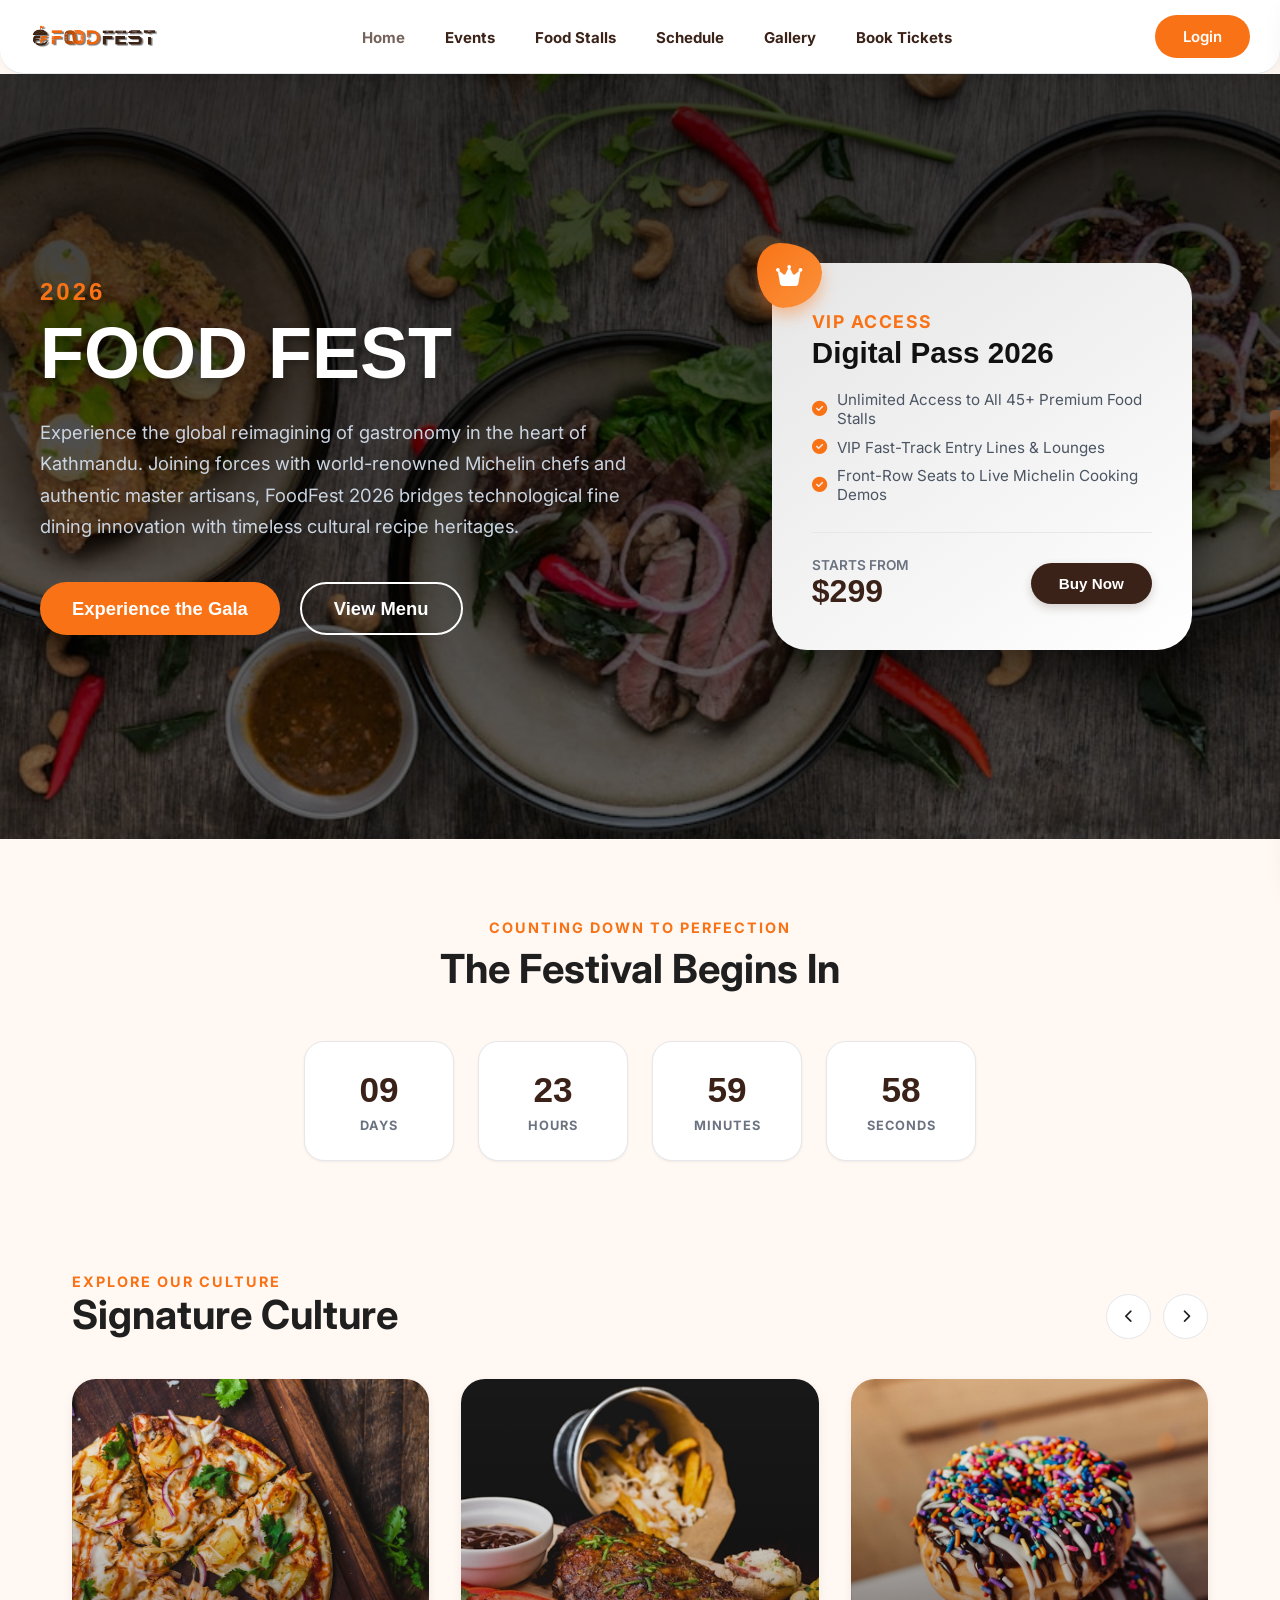
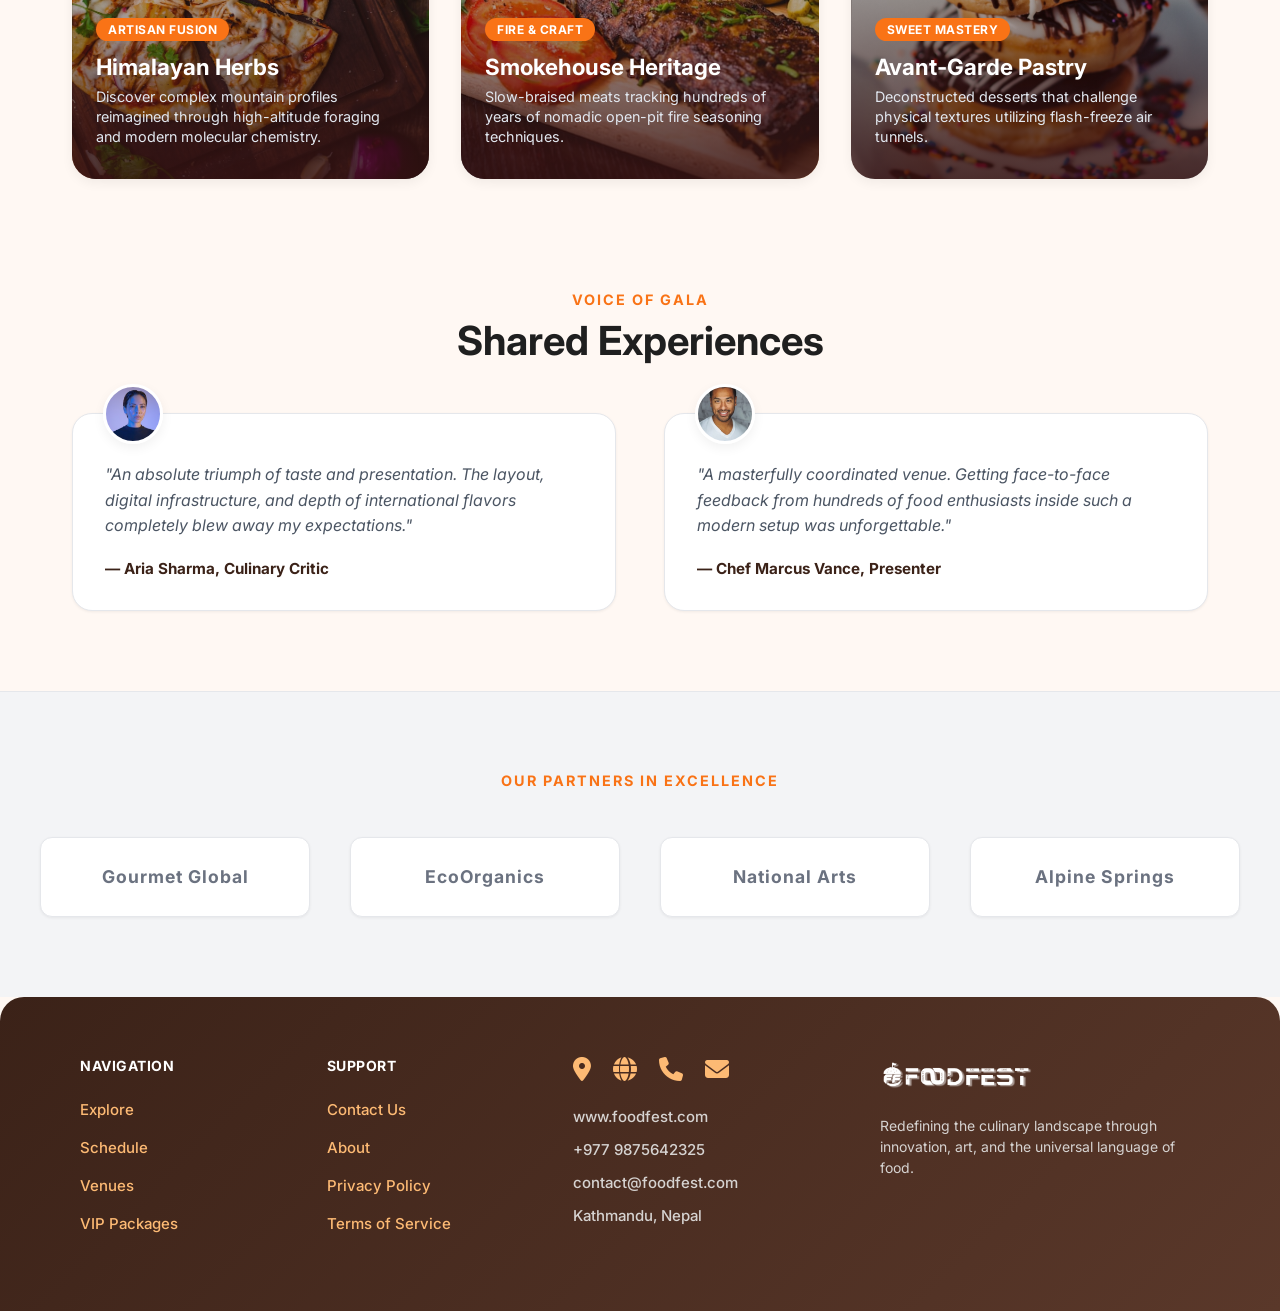
<file: index.html>
<!DOCTYPE html>
<html lang="en">
<head>
  <meta charset="UTF-8">
  <meta name="viewport" content="width=device-width, initial-scale=1.0">
  <title>FoodFest 2026 - Home</title>
  <meta name="description" content="Experience the global reimagining of gastronomy at FoodFest 2026 in Kathmandu. Michelin chefs, authentic artisans, and unforgettable culinary experiences.">
  <meta name="keywords" content="FoodFest, food festival, culinary, gastronomy, Kathmandu, food event, 2026">
  <meta name="author" content="FoodFest">
  <meta property="og:title" content="FoodFest 2026 - Home">
  <meta property="og:description" content="Experience the global reimagining of gastronomy at FoodFest 2026 in Kathmandu. Michelin chefs, authentic artisans, and unforgettable culinary experiences.">
  <meta property="og:image" content="images/logo/logo.png">
  <meta property="og:type" content="website">
  <link rel="icon" type="image/png" href="images/logo/f_logo.png">
  <link rel="apple-touch-icon" href="images/logo/f_logo.png">
  <link rel="stylesheet" href="https://cdnjs.cloudflare.com/ajax/libs/font-awesome/6.4.0/css/all.min.css">
  <link rel="stylesheet" href="css/shared.css">
  <link rel="stylesheet" href="css/Home.css">
</head>
<body>

  <nav class="navbar">
    <div class="logo">
      <img src="images/logo/logo.png" alt="FoodFest Logo">
    </div>
    <button class="hamburger" id="hamburgerBtn" onclick="toggleMenu()" aria-label="Toggle navigation">
      <span></span><span></span><span></span>
    </button>
    <ul class="nav-links" id="navLinks">
      <li><a href="index.html">Home</a></li>
      <li><a href="pages/Event.html">Events</a></li>
      <li><a href="pages/FoodStalls.html">Food Stalls</a></li>
      <li><a href="pages/Schedule.html">Schedule</a></li>
      <li><a href="pages/Gallery.html">Gallery</a></li>
      <li><a href="pages/BookTickets.html">Book Tickets</a></li>
    </ul>
    <div class="nav-actions">
      <button class="login-btn" onclick="window.location.href='pages/Login.html'">Login</button>
    </div>
  </nav>

    <header class="hero-section">
    <!-- Hero Background Slideshow -->
    <div class="hero-slideshow">
      <div class="hero-slide active" style="background-image: url('images/food/galactic-platter.jpg');"></div>
      <div class="hero-slide" style="background-image: url('images/food/himalayan-herbs.jpg');"></div>
      <div class="hero-slide" style="background-image: url('images/food/smokehouse-meat.jpg');"></div>
      <div class="hero-slide" style="background-image: url('images/food/nitro-sorbet.jpg');"></div>
      <div class="hero-slide" style="background-image: url('images/food/molecular-dessert.jpg');"></div>
      <div class="hero-slide" style="background-image: url('images/food/grill-live.jpg');"></div>
    </div>
    <main class="hero-container">
      
      <section class="left-content">
        <span class="year-badge">2026</span>
        <h1 class="main-title">Food Fest</h1>
        <p class="hero-description">
          Experience the global reimagining of gastronomy in the heart of Kathmandu. Joining forces with world-renowned Michelin chefs and authentic master artisans, FoodFest 2026 bridges technological fine dining innovation with timeless cultural recipe heritages.
        </p>
        <div class="cta-buttons">
          <button class="btn btn-primary" onclick="window.location.href='pages/Event.html'">Experience the Gala</button>
          <button class="btn btn-secondary" onclick="openMenuModal()">View Menu</button>
        </div>
      </section>

      <section class="right-content">
        <div class="vip-card">
          <div class="floating-badge">
            <i class="fa-solid fa-crown"></i>
          </div>
          
          <span class="card-subtitle">VIP ACCESS</span>
          <h2 class="card-title">Digital Pass 2026</h2>

          <ul class="card-perks-list">
            <li><i class="fa-solid fa-circle-check"></i> Unlimited Access to All 45+ Premium Food Stalls</li>
            <li><i class="fa-solid fa-circle-check"></i> VIP Fast-Track Entry Lines & Lounges</li>
            <li><i class="fa-solid fa-circle-check"></i> Front-Row Seats to Live Michelin Cooking Demos</li>
          </ul>

          <hr class="card-divider">

          <div class="card-footer">
            <div class="price-tag">
              <span class="price-label">Starts From</span>
              <span class="price-amount">$299</span>
            </div>
            <button class="btn-buy" onclick="window.location.href='pages/BookTickets.html'">Buy Now</button>
          </div>
        </div>
      </section>

    </main>
  </header>

  <div class="container">
    
    <p class="section-subtitle">Counting Down to Perfection</p>
    <h2 class="section-title">The Festival Begins In</h2>
    
    <div class="countdown-container">
      <div class="countdown-box">
        <div class="countdown-value" id="days">00</div>
        <div class="countdown-label">Days</div>
      </div>
      <div class="countdown-box">
        <div class="countdown-value" id="hours">00</div>
        <div class="countdown-label">Hours</div>
      </div>
      <div class="countdown-box">
        <div class="countdown-value" id="minutes">00</div>
        <div class="countdown-label">Minutes</div>
      </div>
      <div class="countdown-box">
        <div class="countdown-value" id="seconds">00</div>
        <div class="countdown-label">Seconds</div>
      </div>
    </div>

    <div class="culture-header-row">
      <div>
        <p class="section-subtitle">Explore Our Culture</p>
        <h2 class="section-title">Signature Culture</h2>
      </div>
      <div class="carousel-controls">
        <button class="control-btn" onclick="console.log('Previous dynamic slide requested.')" aria-label="Previous Slide">
          <i class="fa-solid fa-chevron-left"></i>
        </button>
        <button class="control-btn" onclick="console.log('Next dynamic slide requested.')" aria-label="Next Slide">
          <i class="fa-solid fa-chevron-right"></i>
        </button>
      </div>
    </div>

    <div class="grid-three-columns">
      <div class="culture-card" style="background-image: url('images/food/himalayan-herbs.jpg')">
        <div class="card-content">
          <span class="card-tag">Artisan Fusion</span>
          <h3 class="card-item-title">Himalayan Herbs</h3>
          <p class="card-item-desc">Discover complex mountain profiles reimagined through high-altitude foraging and modern molecular chemistry.</p>
        </div>
      </div>
      <div class="culture-card" style="background-image: url('images/food/smokehouse-meat.jpg')">
        <div class="card-content">
          <span class="card-tag">Fire &amp; Craft</span>
          <h3 class="card-item-title">Smokehouse Heritage</h3>
          <p class="card-item-desc">Slow-braised meats tracking hundreds of years of nomadic open-pit fire seasoning techniques.</p>
        </div>
      </div>
      <div class="culture-card" style="background-image: url('images/food/avantgarde-cake.jpg')">
        <div class="card-content">
          <span class="card-tag">Sweet Mastery</span>
          <h3 class="card-item-title">Avant-Garde Pastry</h3>
          <p class="card-item-desc">Deconstructed desserts that challenge physical textures utilizing flash-freeze air tunnels.</p>
        </div>
      </div>
    </div>

    <p class="section-subtitle">Voice of Gala</p>
    <h2 class="section-title">Shared Experiences</h2>

    <div class="grid-two-columns">
      <div class="testimonial-card">
        <div class="testimonial-avatar" style="background-image: url('images/testimonials/avatar-woman.jpg')"></div>
        <p class="testimonial-text">"An absolute triumph of taste and presentation. The layout, digital infrastructure, and depth of international flavors completely blew away my expectations."</p>
        <p class="testimonial-author">— Aria Sharma, Culinary Critic</p>
      </div>
      <div class="testimonial-card">
        <div class="testimonial-avatar" style="background-image: url('images/testimonials/avatar-man.jpg')"></div>
        <p class="testimonial-text">"A masterfully coordinated venue. Getting face-to-face feedback from hundreds of food enthusiasts inside such a modern setup was unforgettable."</p>
        <p class="testimonial-author">— Chef Marcus Vance, Presenter</p>
      </div>
    </div>

  </div>

  <section class="partners-section">
    <div class="partners-inner">
      <p class="section-subtitle">Our Partners in Excellence</p>
      <div class="partners-grid">
        <div class="partner-logo-placeholder"></i> Gourmet Global</div>
        <div class="partner-logo-placeholder"></i> EcoOrganics</div>
        <div class="partner-logo-placeholder"></i> National Arts</div>
        <div class="partner-logo-placeholder"></i> Alpine Springs</div>
      </div>
    </div>
  </section>


  <footer class="footer">
    <div class="footer-column">
      <h3>NAVIGATION</h3>
      <ul>
        <li><a href="index.html">Explore</a></li>
        <li><a href="pages/Schedule.html">Schedule</a></li>
        <li><a href="pages/Event.html">Venues</a></li>
        <li><a href="pages/BookTickets.html">VIP Packages</a></li>
      </ul>
    </div>
    <div class="footer-column">
      <h3>SUPPORT</h3>
      <ul>
        <li><a href="pages/Contact.html">Contact Us</a></li>
        <li><a href="pages/About.html">About</a></li>
        <li><a href="pages/Privacy.html">Privacy Policy</a></li>
        <li><a href="pages/Terms.html" >Terms of Service</a></li>
      </ul>
    </div>
    <div class="footer-column info-column">
      <div class="icon-row">
        <i class="fa-solid fa-location-dot"></i>
        <i class="fa-solid fa-globe"></i>
        <i class="fa-solid fa-phone"></i>
        <i class="fa-solid fa-envelope"></i>
      </div>
      <div class="text-block">
        <p>www.foodfest.com</p>
        <p>+977 9875642325</p>
        <p>contact@foodfest.com</p>
        <p>Kathmandu, Nepal</p>
      </div>
    </div>
    <div class="footer-column logo-column">
      <img src="images/logo/logo.png" alt="FoodFest Logo" class="footer-logo">
      <p class="tagline">Redefining the culinary landscape through innovation, art, and the universal language of food.</p>
    </div>
  </footer>

  <!-- Sidebar hover zone -->
  <div class="sidebar-hover-zone" id="sidebarHoverZone"></div>
  <div class="sidebar-hint"></div>

  <!-- Sidebar -->
  <div class="sidebar" id="sidebar">
    <div class="sidebar-header">
      <h3>More Pages</h3>
      <button class="sidebar-close" onclick="closeSidebar()">&times;</button>
    </div>
    <ul class="sidebar-links">
      <li><a href="pages/About.html">About</a></li>
      <li><a href="pages/Contact.html">Contact</a></li>
      <li><a href="pages/Privacy.html">Privacy Policy</a></li>
      <li><a href="pages/Terms.html">Terms &amp; Conditions</a></li>
      <li><a href="pages/Login.html">Login</a></li>
      <li><a href="pages/Signup.html">Sign Up</a></li>
      <li><a href="pages/ForgotPassword.html">Forgot Password</a></li>
    </ul>
  </div>

  <!-- Menu Modal -->
  <div class="menu-overlay" id="menuOverlay" onclick="closeMenuModal(event)">
    <div class="menu-modal" onclick="event.stopPropagation()">
      <div class="menu-modal-header">
        <h2>FoodFest <span>Menu</span></h2>
        <button class="menu-close-btn" onclick="closeMenuModal()">&times;</button>
      </div>

      <div class="menu-category">
        <h3>Signature Mains</h3>
        <div class="menu-item">
          <div class="menu-item-left">
            <div class="menu-item-name">Cyberpunk Sushi</div>
            <div class="menu-item-desc">Molecular soy spheres and neon-infused smoked salmon rolls</div>
          </div>
          <div class="menu-item-price">Rs. 1,200</div>
        </div>
        <div class="menu-item">
          <div class="menu-item-left">
            <div class="menu-item-name">Smoked Aero-Ribs</div>
            <div class="menu-item-desc">Pressure-infused smoked BBQ ribs with secret spice rub</div>
          </div>
          <div class="menu-item-price">Rs. 1,950</div>
        </div>
        <div class="menu-item">
          <div class="menu-item-left">
            <div class="menu-item-name">Galactic Tasting Platter</div>
            <div class="menu-item-desc">Ultimate culinary assortment across 5 distinct stations</div>
          </div>
          <div class="menu-item-price">Rs. 4,500</div>
        </div>
      </div>

      <div class="menu-category">
        <h3>Desserts & Small Bites</h3>
        <div class="menu-item">
          <div class="menu-item-left">
            <div class="menu-item-name">Nitro Sorbet</div>
            <div class="menu-item-desc">Sub-zero flash frozen dynamic berry extract combination</div>
          </div>
          <div class="menu-item-price">Rs. 850</div>
        </div>
        <div class="menu-item">
          <div class="menu-item-left">
            <div class="menu-item-name">3D Printed Cake</div>
            <div class="menu-item-desc">Architectural honey geometric structures printed live</div>
          </div>
          <div class="menu-item-price">Rs. 1,500</div>
        </div>
        <div class="menu-item">
          <div class="menu-item-left">
            <div class="menu-item-name">Sonic Gelato</div>
            <div class="menu-item-desc">Sound frequency texturized creamy Italian gelato</div>
          </div>
          <div class="menu-item-price">Rs. 750</div>
        </div>
        <div class="menu-item">
          <div class="menu-item-left">
            <div class="menu-item-name">Cellular Greens</div>
            <div class="menu-item-desc">Hydroponic vertical farm salad with bio-luminescent leaves</div>
          </div>
          <div class="menu-item-price">Rs. 990</div>
        </div>
      </div>

      <div class="menu-category">
        <h3>Drinks</h3>
        <div class="menu-item">
          <div class="menu-item-left">
            <div class="menu-item-name">Artisan Cocktails</div>
            <div class="menu-item-desc">Handcrafted molecular mixology selection</div>
          </div>
          <div class="menu-item-price">Rs. 600</div>
        </div>
        <div class="menu-item">
          <div class="menu-item-left">
            <div class="menu-item-name">Premium Wine Pairing</div>
            <div class="menu-item-desc">Curated rare pairings from international vineyards</div>
          </div>
          <div class="menu-item-price">Rs. 1,200</div>
        </div>
      </div>
    </div>
  </div>

  <script src="js/shared.js"></script>
  <script src="js/Home.js"></script>
</body>
</html>
</file>
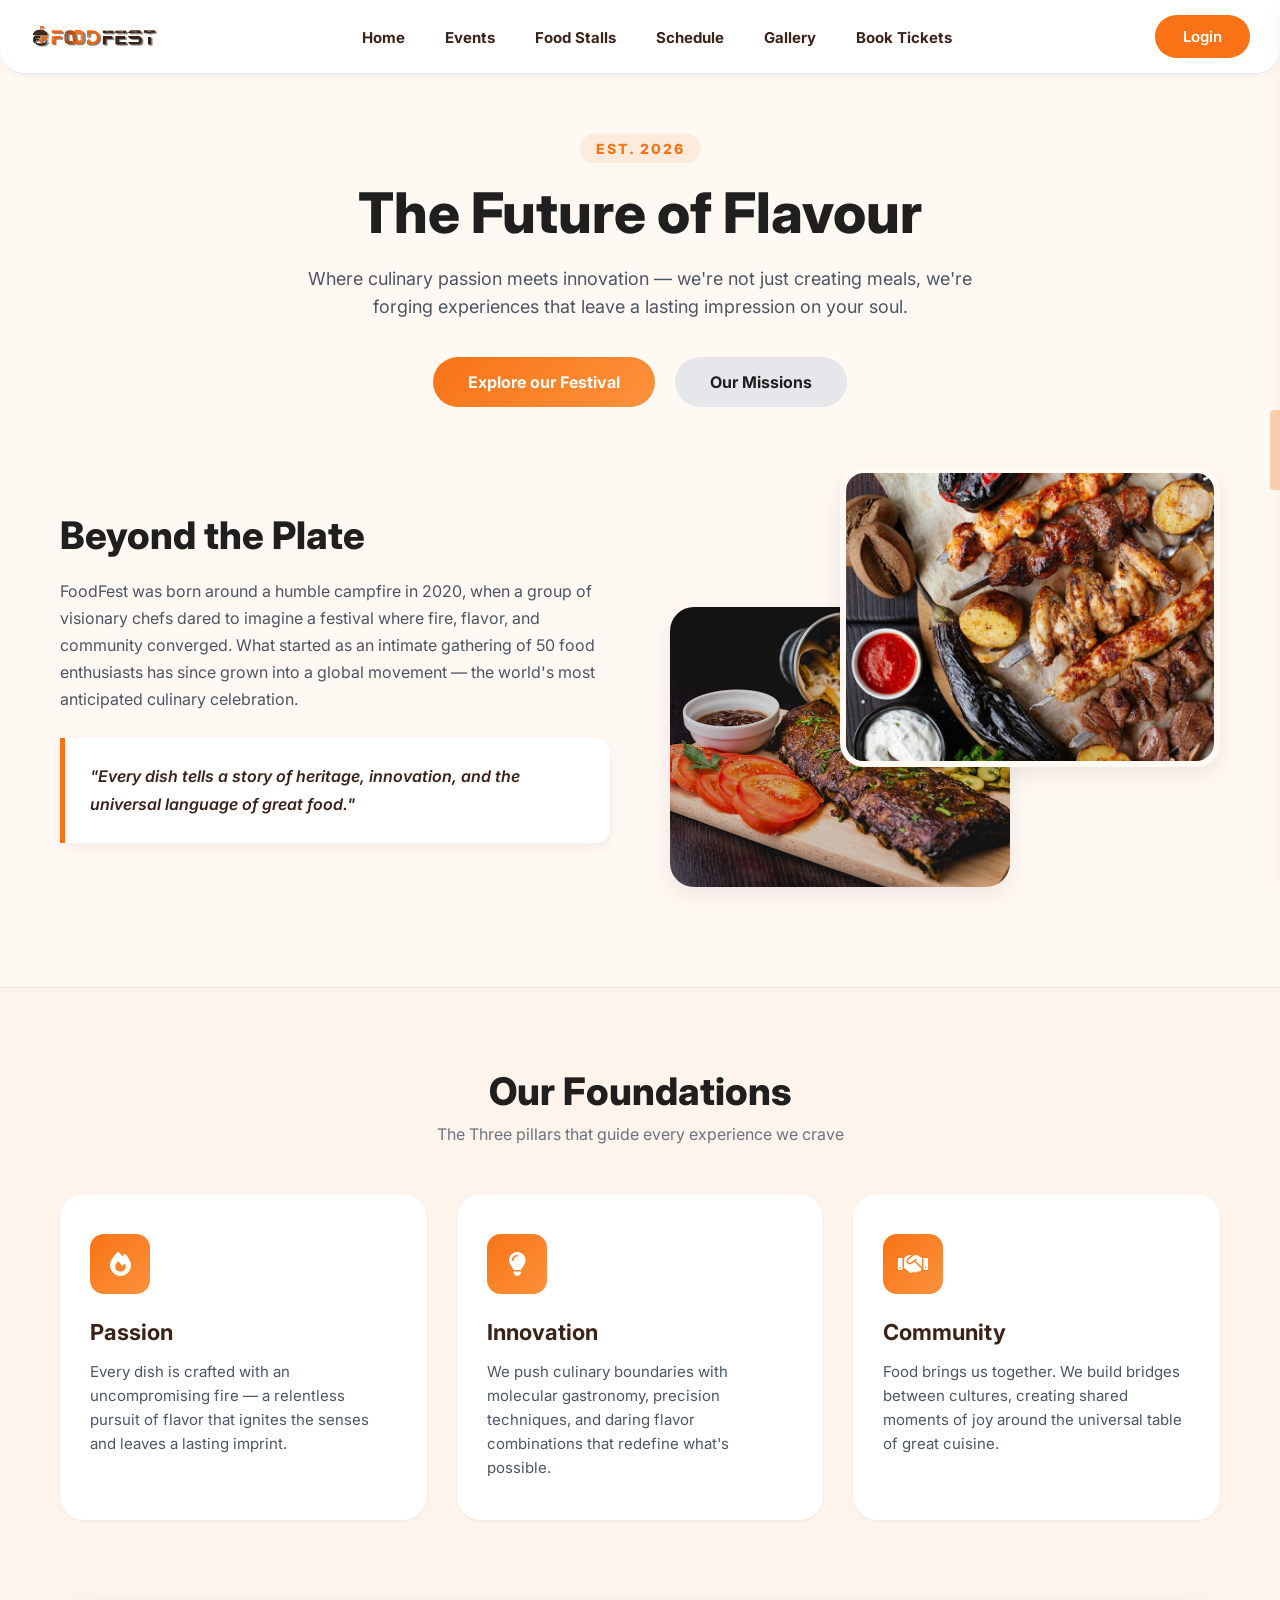
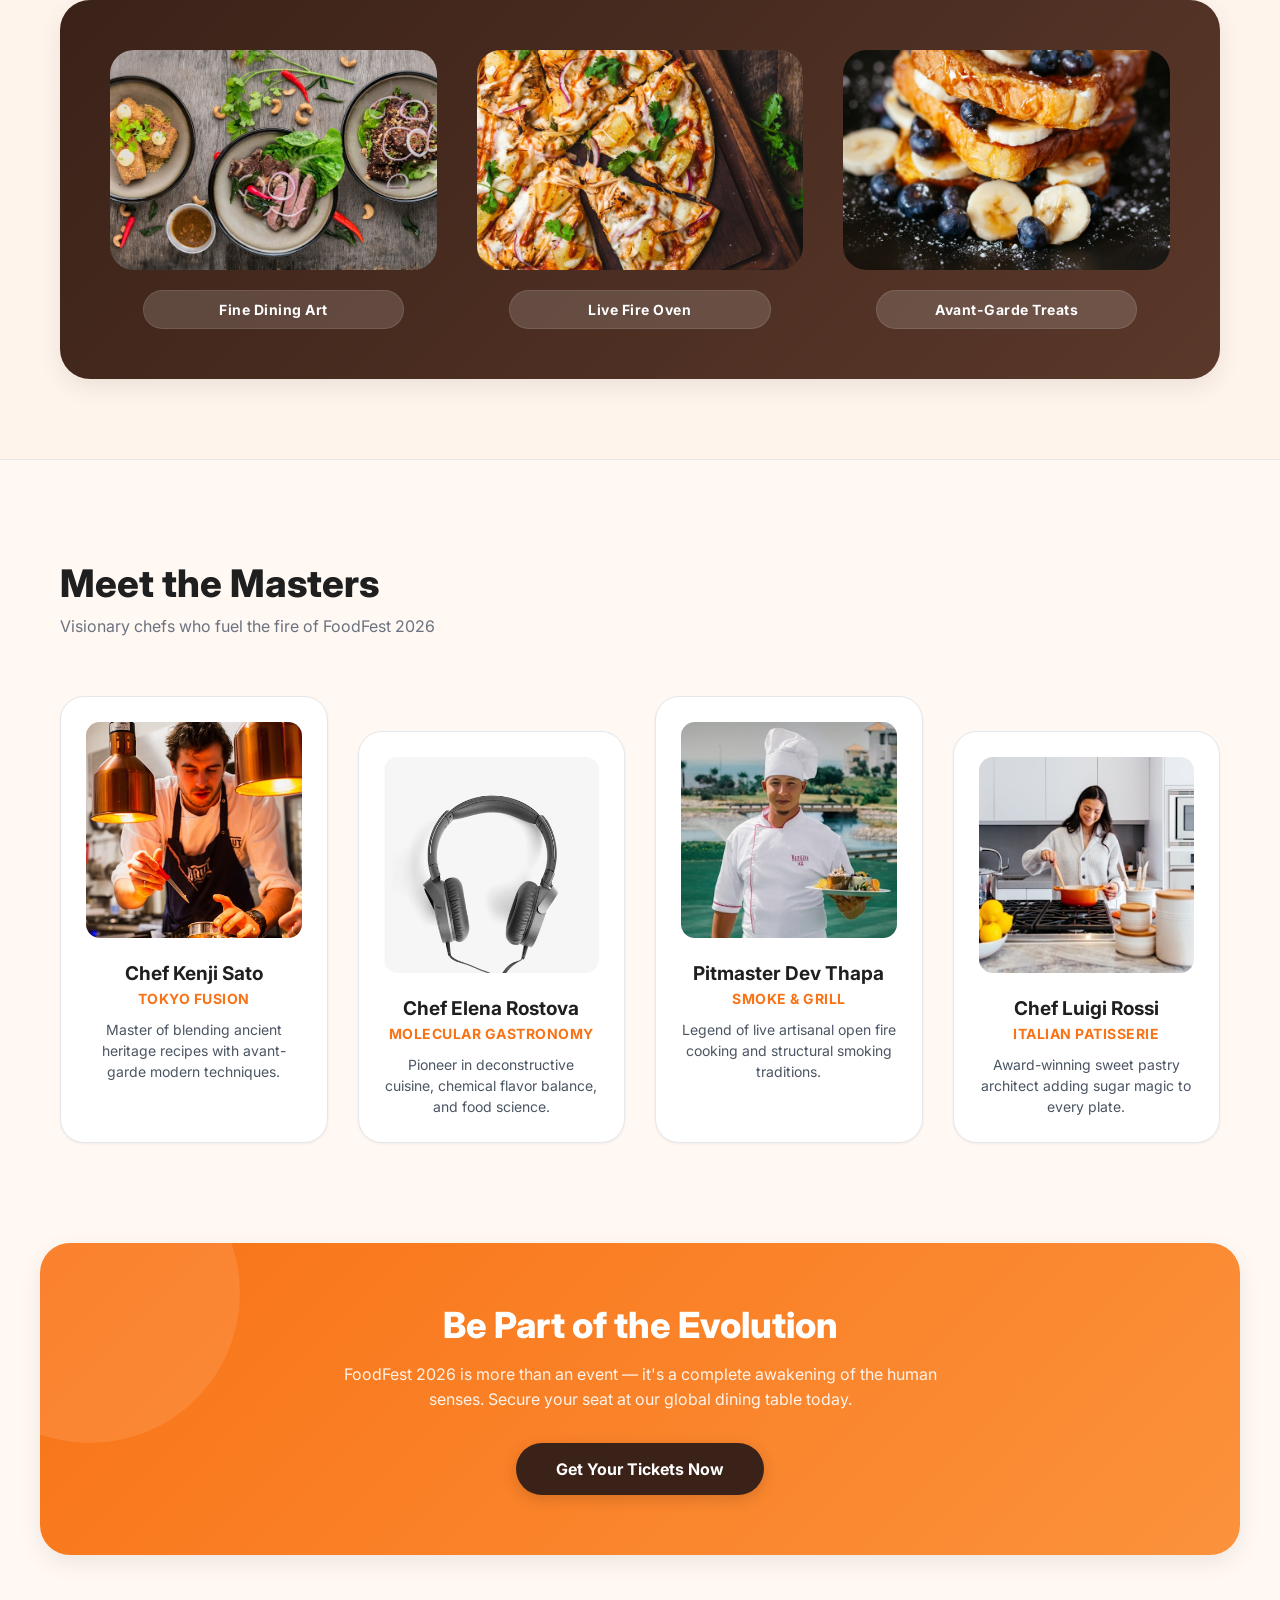
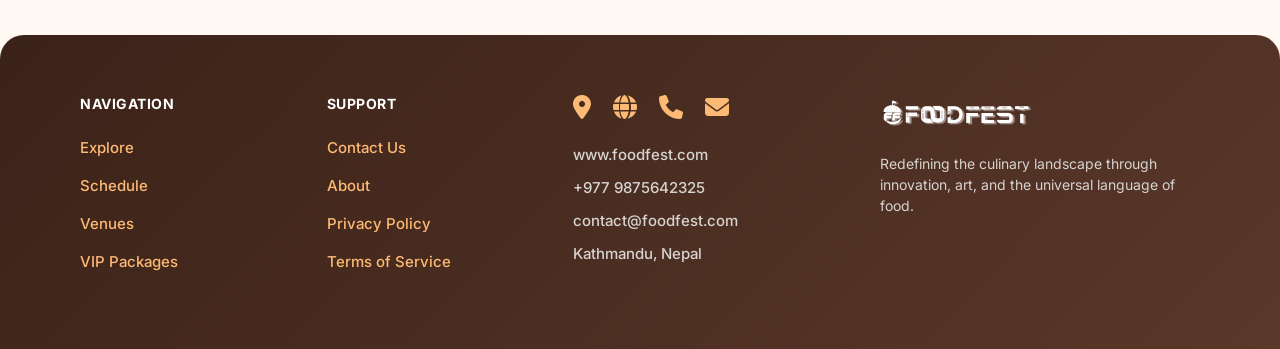
<file: pages/About.html>
<!DOCTYPE html>
<html lang="en">
<head>
  <meta charset="UTF-8">
  <meta name="viewport" content="width=device-width, initial-scale=1.0">
  <title>FoodFest 2026 - About Us</title>
  <meta name="description" content="Discover the story behind FoodFest 2026 — where culinary passion meets innovation. Learn about our mission, master chefs, and the future of flavour.">
  <meta name="keywords" content="FoodFest, about, food festival, culinary, gastronomy, Kathmandu, food event, 2026">
  <meta name="author" content="FoodFest">
  <meta property="og:title" content="FoodFest 2026 - About Us">
  <meta property="og:description" content="Discover the story behind FoodFest 2026 — where culinary passion meets innovation. Learn about our mission, master chefs, and the future of flavour.">
  <meta property="og:image" content="../images/logo/logo.png">
  <meta property="og:type" content="website">
  <link rel="icon" type="image/png" href="../images/logo/f_logo.png">
  <link rel="apple-touch-icon" href="../images/logo/f_logo.png">
  <link rel="stylesheet" href="https://cdnjs.cloudflare.com/ajax/libs/font-awesome/6.4.0/css/all.min.css">
  <link rel="stylesheet" href="../css/shared.css">
  <link rel="stylesheet" href="../css/About.css">
</head>
<body>

  <nav class="navbar">
    <div class="logo">
      <img src="../images/logo/logo.png" alt="FoodFest Logo">
    </div>
    <button class="hamburger" id="hamburgerBtn" onclick="toggleMenu()" aria-label="Toggle navigation">
      <span></span><span></span><span></span>
    </button>
    <ul class="nav-links" id="navLinks">
      <li><a href="../index.html">Home</a></li>
      <li><a href="Event.html">Events</a></li>
      <li><a href="FoodStalls.html">Food Stalls</a></li>
      <li><a href="Schedule.html">Schedule</a></li>
      <li><a href="Gallery.html">Gallery</a></li>
      <li><a href="BookTickets.html">Book Tickets</a></li>
    </ul>
    <div class="nav-actions">
      <button class="login-btn" onclick="window.location.href='Login.html'">Login</button>
    </div>
  </nav>

  <main>
    <header class="hero-section">
      <span class="year-badge">EST. 2026</span>
      <h1>The Future of Flavour</h1>
      <p class="hero-desc">Where culinary passion meets innovation — we're not just creating meals, we're forging experiences that leave a lasting impression on your soul.</p>
      <div class="btn-group">
        <button class="btn-main primary" onclick="window.location.href='Event.html'">Explore our Festival</button>
        <button class="btn-main secondary" onclick="window.location.href='../index.html'">Our Missions</button>
      </div>
    </header>

    <section class="beyond-section">
      <div class="beyond-content">
        <h2>Beyond the Plate</h2>
        <p>FoodFest was born around a humble campfire in 2020, when a group of visionary chefs dared to imagine a festival where fire, flavor, and community converged. What started as an intimate gathering of 50 food enthusiasts has since grown into a global movement — the world's most anticipated culinary celebration.</p>
        <div class="quote-box">
          <p>"Every dish tells a story of heritage, innovation, and the universal language of great food."</p>
        </div>
      </div>
      <div class="image-stack">
        <img src="../images/food/smokehouse-meat.jpg" alt="Gourmet BBQ Meat Grid" class="stack-img back">
        <img src="../images/food/grill-live.jpg" alt="Live Fire Culinary Grilling" class="stack-img front">
      </div>
    </section>

    <div class="foundations-wrapper">
      <section class="foundations-container">
        <h2>Our Foundations</h2>
        <p class="section-subtitle">The Three pillars that guide every experience we crave</p>
        
        <div class="pillars-grid">
          <div class="pillar-card">
            <div class="pillar-icon"><i class="fa-solid fa-fire"></i></div>
            <h3>Passion</h3>
            <p>Every dish is crafted with an uncompromising fire — a relentless pursuit of flavor that ignites the senses and leaves a lasting imprint.</p>
          </div>
          <div class="pillar-card">
            <div class="pillar-icon"><i class="fa-solid fa-lightbulb"></i></div>
            <h3>Innovation</h3>
            <p>We push culinary boundaries with molecular gastronomy, precision techniques, and daring flavor combinations that redefine what's possible.</p>
          </div>
          <div class="pillar-card">
            <div class="pillar-icon"><i class="fa-solid fa-handshake"></i></div>
            <h3>Community</h3>
            <p>Food brings us together. We build bridges between cultures, creating shared moments of joy around the universal table of great cuisine.</p>
          </div>
        </div>

        <div class="showcase-banner">
          <div class="showcase-card">
            <img src="../images/food/galactic-platter.jpg" alt="Signature Steaks" class="showcase-img">
            <div class="showcase-label">Fine Dining Art</div>
          </div>
          <div class="showcase-card">
            <img src="../images/food/himalayan-herbs.jpg" alt="Woodfired Pizza" class="showcase-img">
            <div class="showcase-label">Live Fire Oven</div>
          </div>
          <div class="showcase-card">
            <img src="../images/food/molecular-dessert.jpg" alt="Molecular Gastronomy Desserts" class="showcase-img">
            <div class="showcase-label">Avant-Garde Treats</div>
          </div>
        </div>
      </section>
    </div>

    <section class="masters-container">
      <h2>Meet the Masters</h2>
      <p class="masters-heading-desc">Visionary chefs who fuel the fire of FoodFest 2026</p>

      <div class="masters-grid">
        <div class="master-card">
          <img src="../images/masters/chef-kenji.jpg" alt="Chef Kenji Sato" class="master-img">
          <h3>Chef Kenji Sato</h3>
          <span class="master-role">Tokyo Fusion</span>
          <p class="master-bio">Master of blending ancient heritage recipes with avant-garde modern techniques.</p>
        </div>
        <div class="master-card">
          <img src="../images/masters/chef-elena.jpg" alt="Chef Elena Rostova" class="master-img">
          <h3>Chef Elena Rostova</h3>
          <span class="master-role">Molecular Gastronomy</span>
          <p class="master-bio">Pioneer in deconstructive cuisine, chemical flavor balance, and food science.</p>
        </div>
        <div class="master-card">
          <img src="../images/masters/chef-dev.jpg" alt="Pitmaster Dev Thapa" class="master-img">
          <h3>Pitmaster Dev Thapa</h3>
          <span class="master-role">Smoke & Grill</span>
          <p class="master-bio">Legend of live artisanal open fire cooking and structural smoking traditions.</p>
        </div>
        <div class="master-card">
          <img src="../images/masters/chef-luigi.jpg" alt="Chef Luigi Rossi" class="master-img">
          <h3>Chef Luigi Rossi</h3>
          <span class="master-role">Italian Patisserie</span>
          <p class="master-bio">Award-winning sweet pastry architect adding sugar magic to every plate.</p>
        </div>
      </div>
    </section>

    <section class="cta-banner">
      <h3>Be Part of the Evolution</h3>
      <p>FoodFest 2026 is more than an event — it's a complete awakening of the human senses. Secure your seat at our global dining table today.</p>
      <button class="btn-cta" onclick="window.location.href='BookTickets.html'">Get Your Tickets Now</button>
    </section>
  </main>
  
  <footer class="footer">
    <div class="footer-column">
      <h3>NAVIGATION</h3>
      <ul>
        <li><a href="../index.html">Explore</a></li>
        <li><a href="Schedule.html">Schedule</a></li>
        <li><a href="Event.html">Venues</a></li>
        <li><a href="BookTickets.html">VIP Packages</a></li>
      </ul>
    </div>
    <div class="footer-column">
      <h3>SUPPORT</h3>
      <ul>
        <li><a href="Contact.html">Contact Us</a></li>
        <li><a href="About.html">About</a></li>
        <li><a href="Privacy.html">Privacy Policy</a></li>
        <li><a href="Terms.html" >Terms of Service</a></li>
      </ul>
    </div>
    <div class="footer-column info-column">
      <div class="icon-row">
        <i class="fa-solid fa-location-dot"></i>
        <i class="fa-solid fa-globe"></i>
        <i class="fa-solid fa-phone"></i>
        <i class="fa-solid fa-envelope"></i>
      </div>
      <div class="text-block">
        <p>www.foodfest.com</p>
        <p>+977 9875642325</p>
        <p>contact@foodfest.com</p>
        <p>Kathmandu, Nepal</p>
      </div>
    </div>
    <div class="footer-column logo-column">
      <img src="../images/logo/logo.png" alt="FoodFest Logo" class="footer-logo">
      <p class="tagline">Redefining the culinary landscape through innovation, art, and the universal language of food.</p>
    </div>
  </footer>

  <!-- Sidebar hover zone -->
  <div class="sidebar-hover-zone" id="sidebarHoverZone"></div>
  <div class="sidebar-hint"></div>

  <!-- Sidebar -->
  <div class="sidebar" id="sidebar">
    <div class="sidebar-header">
      <h3>More Pages</h3>
      <button class="sidebar-close" onclick="closeSidebar()">&times;</button>
    </div>
    <ul class="sidebar-links">
      <li><a href="About.html">About</a></li>
      <li><a href="Contact.html">Contact</a></li>
      <li><a href="Privacy.html"> Privacy Policy</a></li>
      <li><a href="Terms.html">Terms &amp; Conditions</a></li>
      <li><a href="Login.html">Login</a></li>
      <li><a href="Signup.html"> Sign Up</a></li>
      <li><a href="ForgotPassword.html">Forgot Password</a></li>
    </ul>
  </div>

  <script src="../js/shared.js"></script>
  <script src="../js/About.js"></script>
</body>
</html>
</file>
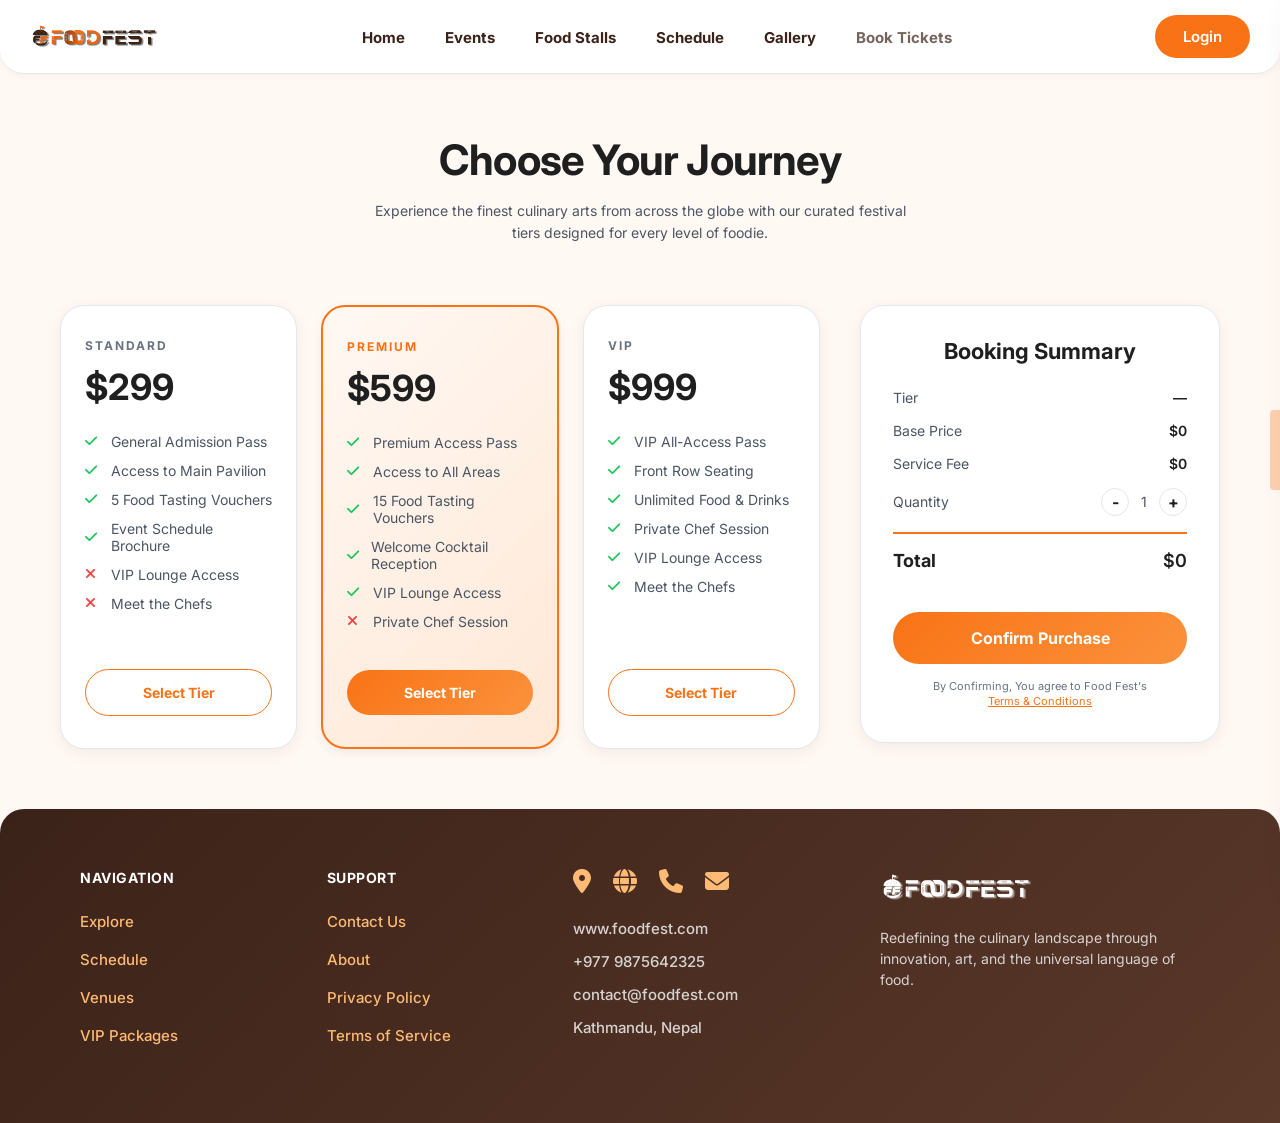
<file: pages/BookTickets.html>
<!DOCTYPE html>
<html lang="en">
<head>
  <meta charset="UTF-8">
  <meta name="viewport" content="width=device-width, initial-scale=1.0">
  <title>FoodFest - Book Tickets</title>
  <meta name="description" content="Choose your journey at FoodFest 2026. Select from Standard, Premium, or VIP ticket tiers and secure your place at the world's most anticipated culinary festival.">
  <meta name="keywords" content="FoodFest, tickets, book tickets, VIP, Premium, Standard, food festival, culinary, Kathmandu">
  <meta name="author" content="FoodFest">
  <meta property="og:title" content="FoodFest - Book Tickets">
  <meta property="og:description" content="Choose your journey at FoodFest 2026. Select from Standard, Premium, or VIP ticket tiers and secure your place at the world's most anticipated culinary festival.">
  <meta property="og:image" content="../images/logo/logo.png">
  <meta property="og:type" content="website">
  <link rel="icon" type="image/png" href="../images/logo/f_logo.png">
  <link rel="apple-touch-icon" href="../images/logo/f_logo.png">
  <link rel="stylesheet" href="https://cdnjs.cloudflare.com/ajax/libs/font-awesome/6.4.0/css/all.min.css">
  <link rel="stylesheet" href="../css/shared.css">
  <link rel="stylesheet" href="../css/BookTickets.css">
</head>
<body>

  <nav class="navbar">
    <div class="logo">
      <img src="../images/logo/logo.png" alt="FoodFest Logo">
    </div>
    <button class="hamburger" id="hamburgerBtn" onclick="toggleMenu()" aria-label="Toggle navigation">
      <span></span><span></span><span></span>
    </button>
    <ul class="nav-links" id="navLinks">
      <li><a href="../index.html">Home</a></li>
      <li><a href="Event.html">Events</a></li>
      <li><a href="FoodStalls.html">Food Stalls</a></li>
      <li><a href="Schedule.html">Schedule</a></li>
      <li><a href="Gallery.html">Gallery</a></li>
      <li><a href="BookTickets.html">Book Tickets</a></li>
    </ul>
    <div class="nav-actions">
      <button class="login-btn" onclick="window.location.href='Login.html'">Login</button>
    </div>
  </nav>

  <main>
  <header class="ticket-hero">
    <h1>Choose Your Journey</h1>
    <p>Experience the finest culinary arts from across the globe with our curated festival tiers designed for every level of foodie.</p>
  </header>

  <div class="booking-layout">
    <div class="tiers-grid">
      
      <!-- Standard Tier -->
      <div class="tier-card" data-tier="standard" data-price="299">
        <div class="tier-badge">STANDARD</div>
        <div class="tier-price">$299</div>
        <ul class="tier-features">
          <li><i class="fa-solid fa-check"></i> General Admission Pass</li>
          <li><i class="fa-solid fa-check"></i> Access to Main Pavilion</li>
          <li><i class="fa-solid fa-check"></i> 5 Food Tasting Vouchers</li>
          <li><i class="fa-solid fa-check"></i> Event Schedule Brochure</li>
          <li><i class="fa-solid fa-xmark"></i> VIP Lounge Access</li>
          <li><i class="fa-solid fa-xmark"></i> Meet the Chefs</li>
        </ul>
        <button class="tier-select-btn" onclick="selectTier('standard', 'Standard Pass', 299)">Select Tier</button>
      </div>

      <!-- Premium Tier (Featured) -->
      <div class="tier-card featured" data-tier="premium" data-price="599">
        <div class="tier-badge">PREMIUM</div>
        <div class="tier-price">$599</div>
        <ul class="tier-features">
          <li><i class="fa-solid fa-check"></i> Premium Access Pass</li>
          <li><i class="fa-solid fa-check"></i> Access to All Areas</li>
          <li><i class="fa-solid fa-check"></i> 15 Food Tasting Vouchers</li>
          <li><i class="fa-solid fa-check"></i> Welcome Cocktail Reception</li>
          <li><i class="fa-solid fa-check"></i> VIP Lounge Access</li>
          <li><i class="fa-solid fa-xmark"></i> Private Chef Session</li>
        </ul>
        <button class="tier-select-btn" onclick="selectTier('premium', 'Premium Pass', 599)">Select Tier</button>
      </div>

      <!-- VIP Tier -->
      <div class="tier-card" data-tier="vip" data-price="999">
        <div class="tier-badge">VIP</div>
        <div class="tier-price">$999</div>
        <ul class="tier-features">
          <li><i class="fa-solid fa-check"></i> VIP All-Access Pass</li>
          <li><i class="fa-solid fa-check"></i> Front Row Seating</li>
          <li><i class="fa-solid fa-check"></i> Unlimited Food & Drinks</li>
          <li><i class="fa-solid fa-check"></i> Private Chef Session</li>
          <li><i class="fa-solid fa-check"></i> VIP Lounge Access</li>
          <li><i class="fa-solid fa-check"></i> Meet the Chefs</li>
        </ul>
        <button class="tier-select-btn" onclick="selectTier('vip', 'VIP Pass', 999)">Select Tier</button>
      </div>

    </div>

    <div class="summary-card" id="summaryCard">
      <h3>Booking Summary</h3>
      <div class="summary-row">
        <span>Tier</span>
        <span id="summaryTier">—</span>
      </div>
      <div class="summary-row">
        <span>Base Price</span>
        <span id="summaryPrice">$0</span>
      </div>
      <div class="summary-row">
        <span>Service Fee</span>
        <span id="summaryFee">$0</span>
      </div>
      <div class="summary-row">
        <span>Quantity</span>
        <div class="qty-control">
          <button class="qty-btn" onclick="changeQty(-1)">-</button>
          <span id="summaryQty">1</span>
          <button class="qty-btn" onclick="changeQty(1)">+</button>
        </div>
      </div>
      <div class="summary-row summary-total">
        <span>Total</span>
        <span id="summaryTotal">$0</span>
      </div>
      <button class="confirm-btn" onclick="confirmPurchase()">Confirm Purchase</button>
      <p class="terms-notice">By Confirming, You agree to Food Fest's<br><a href="Terms.html">Terms & Conditions</a></p>
    </div>

    <!-- Cart Section -->
    <div class="cart-section" id="cartSection" style="display: none;">
      <h3>Your Cart Items</h3>
      <div id="cartItemsContainer"></div>
      <button class="clear-cart-btn" onclick="clearCart()">Clear Cart</button>
    </div>

  </div>
  </main>

  <footer class="footer">
    <div class="footer-column">
      <h3>NAVIGATION</h3>
      <ul>
        <li><a href="../index.html">Explore</a></li>
        <li><a href="Schedule.html">Schedule</a></li>
        <li><a href="Event.html">Venues</a></li>
        <li><a href="BookTickets.html">VIP Packages</a></li>
      </ul>
    </div>

    <div class="footer-column">
      <h3>SUPPORT</h3>
      <ul>
        <li><a href="Contact.html">Contact Us</a></li>
        <li><a href="About.html">About</a></li>
        <li><a href="Privacy.html">Privacy Policy</a></li>
        <li><a href="Terms.html" >Terms of Service</a></li>
      </ul>
    </div>

    <div class="footer-column info-column">
      <div class="icon-row">
        <i class="fa-solid fa-location-dot"></i>
        <i class="fa-solid fa-globe"></i>
        <i class="fa-solid fa-phone"></i>
        <i class="fa-solid fa-envelope"></i>
      </div>
      <div class="text-block">
        <p>www.foodfest.com</p>
        <p>+977 9875642325</p>
        <p>contact@foodfest.com</p>
        <p>Kathmandu, Nepal</p>
      </div>
    </div>

    <div class="footer-column logo-column">
      <img src="../images/logo/logo.png" alt="FoodFest Logo" class="footer-logo">
      <p class="tagline">Redefining the culinary landscape through innovation, art, and the universal language of food.</p>
    </div>
  </footer>

  <!-- Sidebar hover zone -->
  <div class="sidebar-hover-zone" id="sidebarHoverZone"></div>
  <div class="sidebar-hint"></div>

  <!-- Sidebar -->
  <div class="sidebar" id="sidebar">
    <div class="sidebar-header">
      <h3>More Pages</h3>
      <button class="sidebar-close" onclick="closeSidebar()">&times;</button>
    </div>
    <ul class="sidebar-links">
      <li><a href="About.html">About</a></li>
      <li><a href="Contact.html">Contact</a></li>
      <li><a href="Privacy.html">Privacy Policy</a></li>
      <li><a href="Terms.html">Terms &amp; Conditions</a></li>
      <li><a href="Login.html">Login</a></li>
      <li><a href="Signup.html">Sign Up</a></li>
      <li><a href="ForgotPassword.html">Forgot Password</a></li>
    </ul>
  </div>

  <script src="../js/shared.js"></script>
  <script src="../js/BookTickets.js"></script>
</body>
</html>
</file>
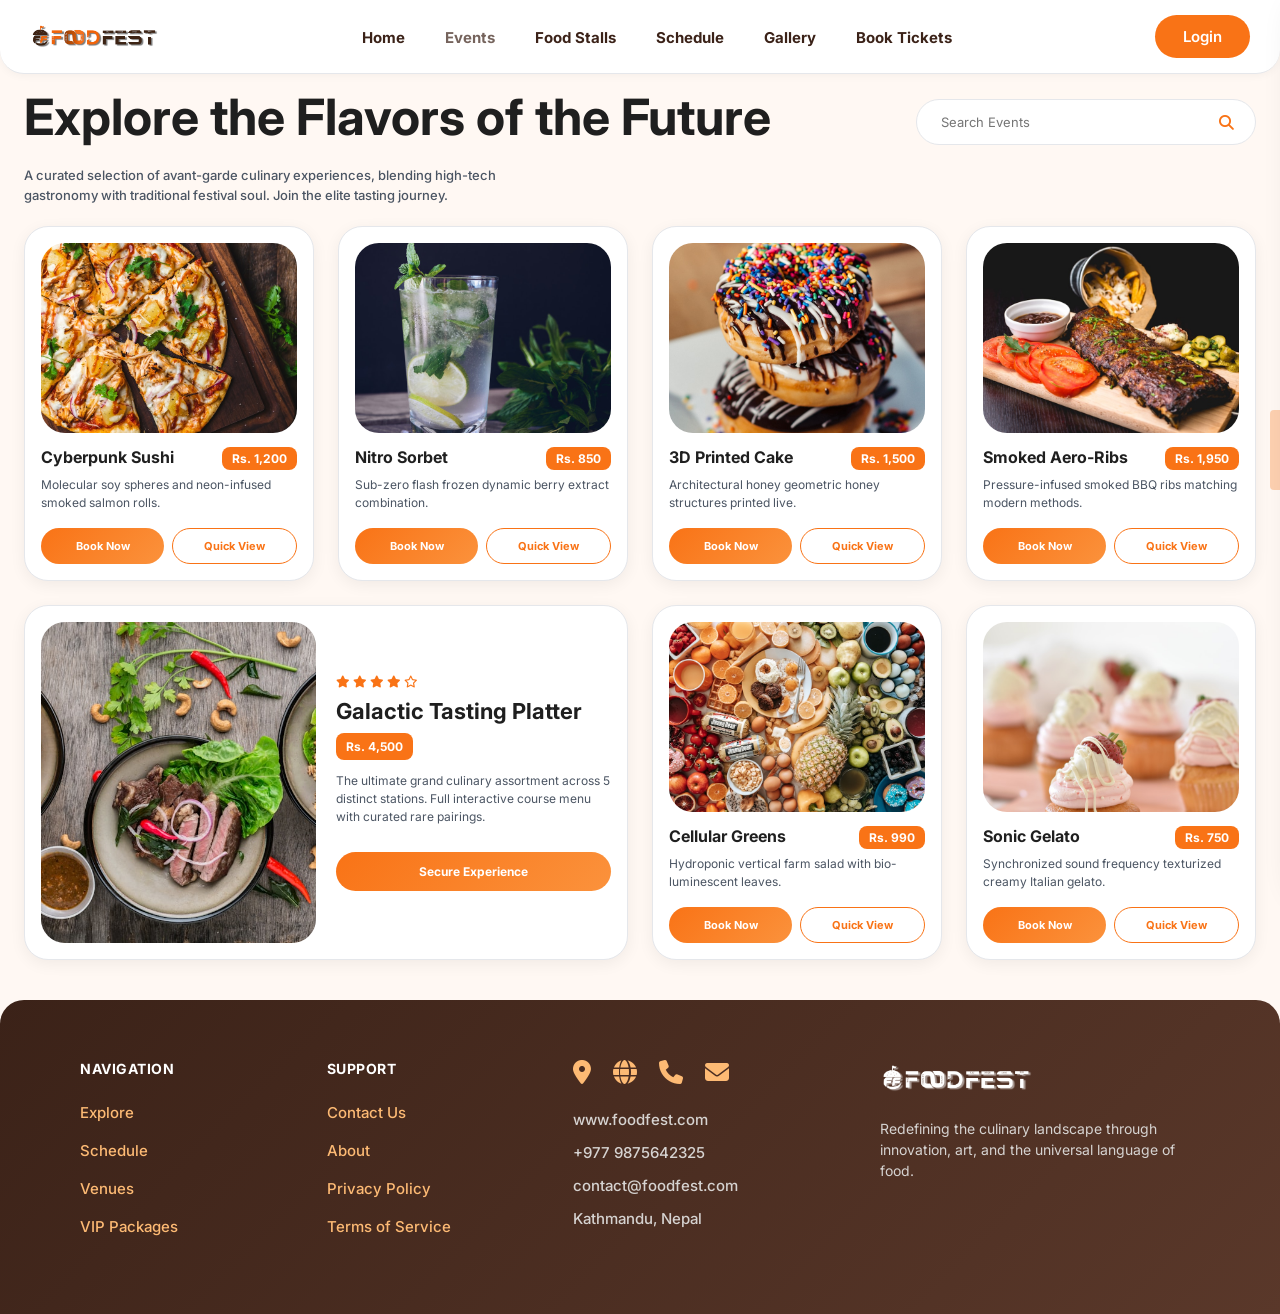
<file: pages/Event.html>
<!DOCTYPE html>
<html lang="en">
<head>
<meta charset="UTF-8">
<meta name="viewport" content="width=device-width, initial-scale=1.0">
<title>FoodFest - Explore Flavors of the Future</title>
<meta name="description" content="Explore the flavors of the future at FoodFest 2026. Browse avant-garde culinary experiences from master chefs around the globe.">
<meta name="keywords" content="FoodFest, events, culinary, gastronomy, food festival, master chefs, Kathmandu, 2026">
<meta name="author" content="FoodFest">
<meta property="og:title" content="FoodFest - Explore Flavors of the Future">
<meta property="og:description" content="Explore the flavors of the future at FoodFest 2026. Browse avant-garde culinary experiences from master chefs around the globe.">
<meta property="og:image" content="../images/logo/logo.png">
<meta property="og:type" content="website">
<link rel="icon" type="image/png" href="../images/logo/f_logo.png">
<link rel="apple-touch-icon" href="../images/logo/f_logo.png">
<!-- Font Awesome for search and footer contact icons -->
<link rel="stylesheet" href="https://cdnjs.cloudflare.com/ajax/libs/font-awesome/6.4.0/css/all.min.css">
<link rel="stylesheet" href="../css/shared.css">
<link rel="stylesheet" href="../css/Event.css">
</head>
<body>

  <nav class="navbar">
    <div class="logo">
      <img src="../images/logo/logo.png" alt="FoodFest Logo">
    </div>
    <button class="hamburger" id="hamburgerBtn" onclick="toggleMenu()" aria-label="Toggle navigation">
      <span></span><span></span><span></span>
    </button>
    <ul class="nav-links" id="navLinks">
      <li><a href="../index.html">Home</a></li>
      <li><a href="Event.html">Events</a></li>
      <li><a href="FoodStalls.html">Food Stalls</a></li>
      <li><a href="Schedule.html">Schedule</a></li>
      <li><a href="Gallery.html">Gallery</a></li>
      <li><a href="BookTickets.html">Book Tickets</a></li>
    </ul>
    <div class="nav-actions">
      <button class="login-btn" onclick="window.location.href='Login.html'">Login</button>
    </div>
  </nav>

  <main class="page-container">
  <!-- 2. HERO TITLE & SEARCH WRAPPER -->
  <div class="hero-container">
    <div class="hero-text">
      <h1>Explore the Flavors of the Future</h1>
      <p>A curated selection of avant-garde culinary experiences, blending high-tech gastronomy with traditional festival soul. Join the elite tasting journey.</p>
    </div>
    <div class="search-wrapper">
      <input type="text" class="search-input" id="searchInput" placeholder="Search Events">
      <i class="fa-solid fa-magnifying-glass search-icon"></i>
    </div>
  </div>

  <!-- 3. PRODUCTS GRID LAYOUT -->
  <div class="cards-grid" id="cardsGrid">
    
    <!-- Product 1 -->
    <div class="product-card" data-name="Cyberpunk Sushi" data-price="Rs. 1,200">
      <div class="product-image" style="background-image: url('../images/food/himalayan-herbs.jpg');"></div>
      <div class="product-info">
        <div class="title-price-row">
          <h3 class="product-title">Cyberpunk Sushi</h3>
          <span class="price-tag">Rs. 1,200</span>
        </div>
        <p class="product-desc">Molecular soy spheres and neon-infused smoked salmon rolls.</p>
        <div class="card-buttons">
          <button class="btn-book" onclick="bookNow('Cyberpunk Sushi')">Book Now</button>
          <button class="btn-quickview" onclick="openQuickView('Cyberpunk Sushi', 'Rs. 1,200', 'Molecular soy spheres and neon-infused smoked salmon rolls engineered by Tokyo futurists.', 'Stall 04 — Tech Fusion', 'Chef Kenji Sato', 'Gluten, Seafood, Soy Caviar')">Quick View</button>
        </div>
      </div>
    </div>

    <!-- Product 2 -->
    <div class="product-card" data-name="Nitro Sorbet" data-price="Rs. 850">
      <div class="product-image" style="background-image: url('../images/food/nitro-sorbet.jpg');"></div>
      <div class="product-info">
        <div class="title-price-row">
          <h3 class="product-title">Nitro Sorbet</h3>
          <span class="price-tag">Rs. 850</span>
        </div>
        <p class="product-desc">Sub-zero flash frozen dynamic berry extract combination.</p>
        <div class="card-buttons">
          <button class="btn-book" onclick="bookNow('Nitro Sorbet')">Book Now</button>
          <button class="btn-quickview" onclick="openQuickView('Nitro Sorbet', 'Rs. 850', 'Sub-zero flash frozen dynamic berry extract combination using advanced cryo-churning systems.', 'Lounge 2 — Cryo Mixology', 'Chef Elena Rostova', 'Organic Berries, Liquid Nitrogen')">Quick View</button>
        </div>
      </div>
    </div>

    <!-- Product 3 -->
    <div class="product-card" data-name="3D Printed Cake" data-price="Rs. 1,500">
      <div class="product-image" style="background-image: url('../images/food/avantgarde-cake.jpg');"></div>
      <div class="product-info">
        <div class="title-price-row">
          <h3 class="product-title">3D Printed Cake</h3>
          <span class="price-tag">Rs. 1,500</span>
        </div>
        <p class="product-desc">Architectural honey geometric honey structures printed live.</p>
        <div class="card-buttons">
          <button class="btn-book" onclick="bookNow('3D Printed Cake')">Book Now</button>
          <button class="btn-quickview" onclick="openQuickView('3D Printed Cake', 'Rs. 1,500', 'Architectural honey geometric sugar filaments printed live via custom robotic precision needles.', 'Pavilion A — Patisserie Room', 'Engineer-Chef Marc Aris', 'Raw Honey, Vanilla Glaze, Almond Flour')">Quick View</button>
        </div>
      </div>
    </div>

    <!-- Product 4 -->
    <div class="product-card" data-name="Smoked Aero-Ribs" data-price="Rs. 1,950">
      <div class="product-image" style="background-image: url('../images/food/smokehouse-meat.jpg');"></div>
      <div class="product-info">
        <div class="title-price-row">
          <h3 class="product-title">Smoked Aero-Ribs</h3>
          <span class="price-tag">Rs. 1,950</span>
        </div>
        <p class="product-desc">Pressure-infused smoked BBQ ribs matching modern methods.</p>
        <div class="card-buttons">
          <button class="btn-book" onclick="bookNow('Smoked Aero-Ribs')">Book Now</button>
          <button class="btn-quickview" onclick="openQuickView('Smoked Aero-Ribs', 'Rs. 1,950', 'Pressure-infused premium smoked pork ribs cooked inside an isolated flavor-infusion matrix box.', 'Main Arena — Texas BBQ Pit', 'Pitmaster Dev Thapa', 'Hickory Smoke Essence, Secret Spice Rub')">Quick View</button>
        </div>
      </div>
    </div>

    <!-- Product 5 (WIDE HORIZONTAL CARD) -->
    <div class="wide-card" data-name="Galactic Tasting Platter" data-price="Rs. 4,500">
      <div class="product-image" style="background-image: url('../images/food/galactic-platter.jpg');"></div>
      <div class="product-info">
        <div class="rating-container">
          <i class="fa-solid fa-star"></i>
          <i class="fa-solid fa-star"></i>
          <i class="fa-solid fa-star"></i>
          <i class="fa-solid fa-star"></i>
          <i class="fa-regular fa-star"></i>
        </div>
        <h3 class="product-title">Galactic Tasting Platter</h3>
        <span class="price-tag">Rs. 4,500</span>
        <p class="product-desc">The ultimate grand culinary assortment across 5 distinct stations. Full interactive course menu with curated rare pairings.</p>
        <button class="btn-secure" onclick="openQuickView('Galactic Tasting Platter', 'Rs. 4,500', 'The ultimate grand culinary assortment across 5 distinct stations featuring molecular gastronomy, live-fire grilling, sous-vide infusions, hydroponic greens, and nitro-frozen desserts.', 'Grand Pavilion — Main Stage', 'Collective of 5 Master Chefs', 'Premium Assorted Ingredients, Wine Pairings')">Secure Experience</button>
      </div>
    </div>

    <!-- Product 6 -->
    <div class="product-card" data-name="Cellular Greens" data-price="Rs. 990">
      <div class="product-image" style="background-image: url('../images/food/cellular-greens.jpg');"></div>
      <div class="product-info">
        <div class="title-price-row">
          <h3 class="product-title">Cellular Greens</h3>
          <span class="price-tag">Rs. 990</span>
        </div>
        <p class="product-desc">Hydroponic vertical farm salad with bio-luminescent leaves.</p>
        <div class="card-buttons">
          <button class="btn-book" onclick="bookNow('Cellular Greens')">Book Now</button>
          <button class="btn-quickview" onclick="openQuickView('Cellular Greens', 'Rs. 990', 'Hydroponic vertical farm crisp salad with bio-luminescent vinaigrette leaves and crunch elements.', 'Stall 19 — Eco Vegan', 'Dr. Sarah Lin', 'Organic Kelp Extract, Enzyme Greens')">Quick View</button>
        </div>
      </div>
    </div>

    <!-- Product 7 -->
    <div class="product-card" data-name="Sonic Gelato" data-price="Rs. 750">
      <div class="product-image" style="background-image: url('../images/food/sonic-gelato.jpg');"></div>
      <div class="product-info">
        <div class="title-price-row">
          <h3 class="product-title">Sonic Gelato</h3>
          <span class="price-tag">Rs. 750</span>
        </div>
        <p class="product-desc">Synchronized sound frequency texturized creamy Italian gelato.</p>
        <div class="card-buttons">
          <button class="btn-book" onclick="bookNow('Sonic Gelato')">Book Now</button>
          <button class="btn-quickview" onclick="openQuickView('Sonic Gelato', 'Rs. 750', 'Synchronized sound frequency texturized creamy Italian gelato keeping air pockets at absolute perfection.', 'Theatre 1 — Acoustic Pastry', 'Chef Luigi Rossi', 'Pistachio Concentrate, Sonic Waves')">Quick View</button>
        </div>
      </div>
    </div>

  </div>
  </main><br><br>

  <!-- 4. FOOTER -->
  <footer class="footer">
    <div class="footer-column">
      <h3>NAVIGATION</h3>
      <ul>
        <li><a href="../index.html">Explore</a></li>
        <li><a href="Schedule.html">Schedule</a></li>
        <li><a href="Event.html">Venues</a></li>
        <li><a href="BookTickets.html">VIP Packages</a></li>
      </ul>
    </div>

    <div class="footer-column">
      <h3>SUPPORT</h3>
      <ul>
        <li><a href="Contact.html">Contact Us</a></li>
        <li><a href="About.html">About</a></li>
        <li><a href="Privacy.html">Privacy Policy</a></li>
        <li><a href="Terms.html" >Terms of Service</a></li>
      </ul>
    </div>

    <div class="footer-column info-column">
      <div class="icon-row">
        <i class="fa-solid fa-location-dot"></i>
        <i class="fa-solid fa-globe"></i>
        <i class="fa-solid fa-phone"></i>
        <i class="fa-solid fa-envelope"></i>
      </div>
      <div class="text-block">
        <p>www.foodfest.com</p>
        <p>+977 9875642325</p>
        <p>contact@foodfest.com</p>
        <p>Kathmandu, Nepal</p>
      </div>
    </div>

    <div class="footer-column logo-column">
      <img src="../images/logo/logo.png" alt="FoodFest Logo" class="footer-logo">
      <p class="tagline">Redefining the culinary landscape through innovation, art, and the universal language of food.</p>
    </div>
  </footer>

<!-- QUICK VIEW MODAL OVERLAY -->
<div class="modal-overlay" id="quickViewOverlay" onclick="closeQuickView()">
  <div class="modal-box" onclick="event.stopPropagation()">
    <button class="modal-close" onclick="closeQuickView()">&times;</button>
    <div class="modal-header-tag">Product Blueprint</div>
    <h2 class="modal-title" id="m-title">Item Name</h2>
    <div class="modal-price" id="m-price">Rs. 0</div>
    <p class="modal-desc" id="m-desc">Product detailed description goes here.</p>
    
    <div class="modal-details-row"><strong>Stall Hub: </strong><span id="m-stall">Location</span></div>
    <div class="modal-details-row"><strong>Master Chef: </strong><span id="m-chef">Chef Name</span></div>
    <div class="modal-details-row"><strong>Key Composition: </strong><span id="m-ingredients">Ingredients</span></div>
    
    <button class="btn-book" style="margin-top: 20px; width: 100%; padding: 12px;" onclick="confirmSlotBooking()">Confirm Slot Booking</button>
  </div>
</div>

<!-- Sidebar hover zone -->
<div class="sidebar-hover-zone" id="sidebarHoverZone"></div>
<div class="sidebar-hint"></div>

<!-- Sidebar -->
<div class="sidebar" id="sidebar">
  <div class="sidebar-header">
    <h3>More Pages</h3>
    <button class="sidebar-close" onclick="closeSidebar()">&times;</button>
  </div>
  <ul class="sidebar-links">
    <li><a href="About.html">About</a></li>
    <li><a href="Contact.html">Contact</a></li>
    <li><a href="Privacy.html">Privacy Policy</a></li>
    <li><a href="Terms.html">Terms &amp; Conditions</a></li>
    <li><a href="Login.html">Login</a></li>
    <li><a href="Signup.html">Sign Up</a></li>
    <li><a href="ForgotPassword.html">Forgot Password</a></li>
  </ul>
</div>

<script src="../js/shared.js"></script>
<script src="../js/Event.js"></script>
</body>
</html>
</file>
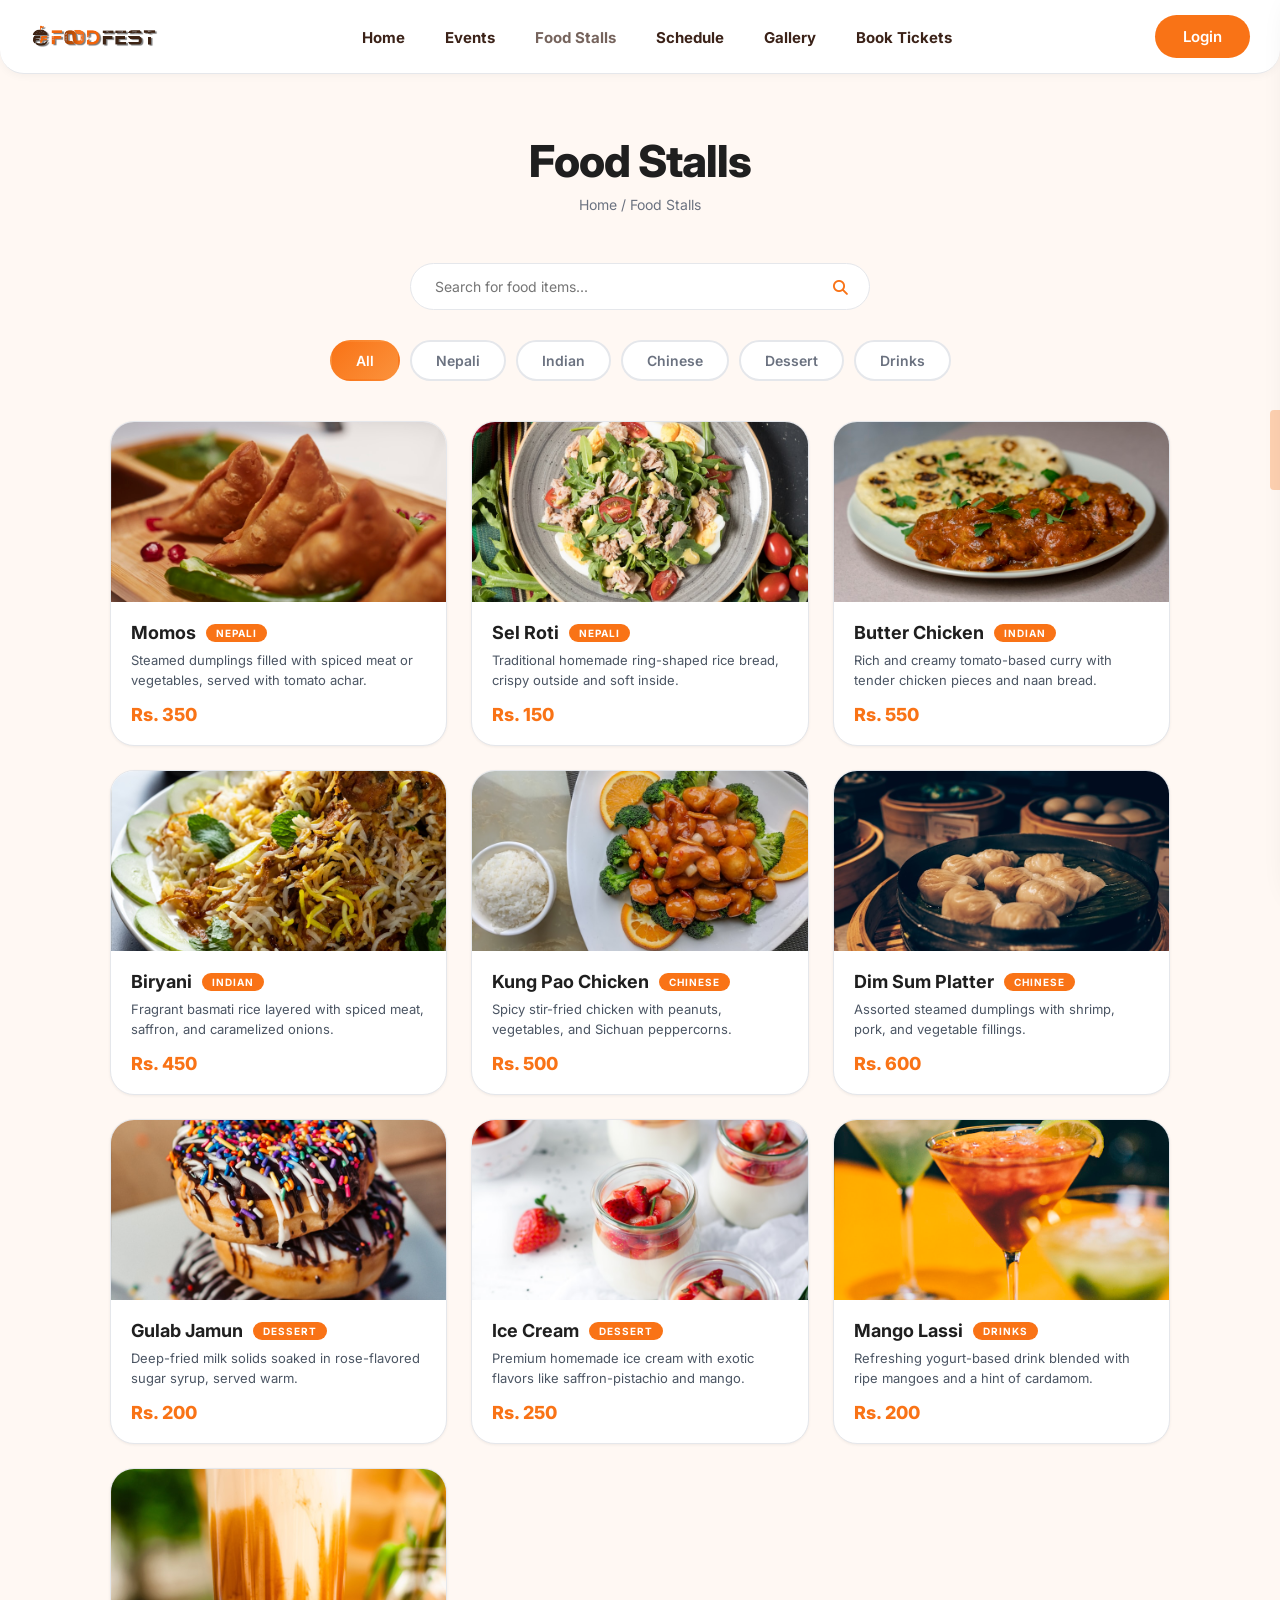
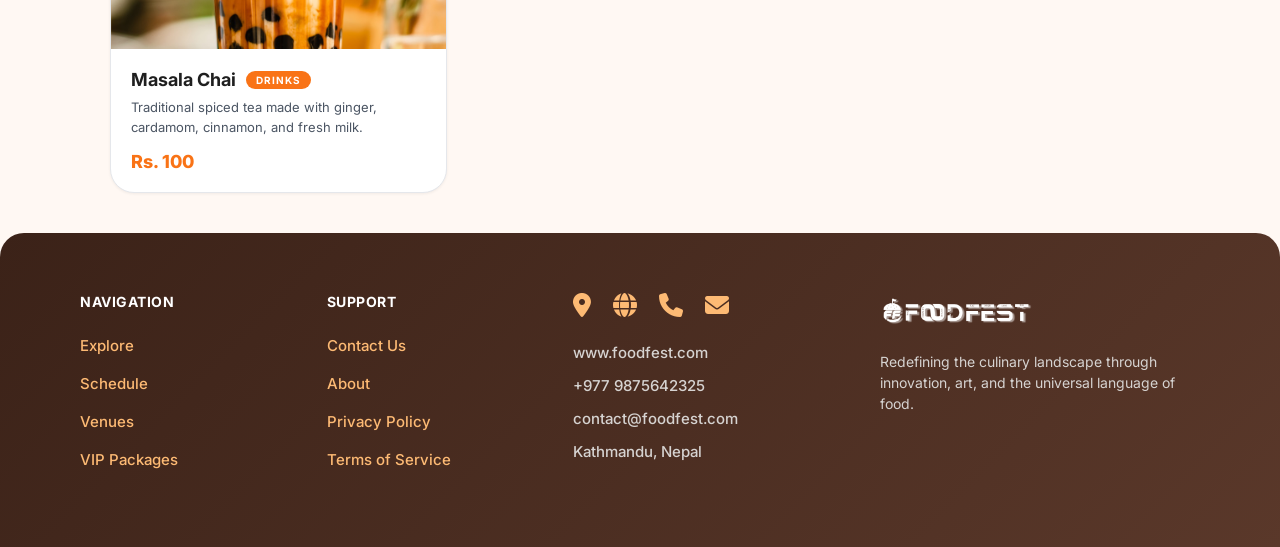
<file: pages/FoodStalls.html>
<!DOCTYPE html>
<html lang="en">
<head>
  <meta charset="UTF-8">
  <meta name="viewport" content="width=device-width, initial-scale=1.0">
  <title>FoodFest - Food Stalls</title>
  <meta name="description" content="Browse the diverse food stalls at FoodFest 2026. From Nepali momos to Chinese dim sum, discover cuisines from around the world at our culinary festival.">
  <meta name="keywords" content="FoodFest, food stalls, Nepali, Indian, Chinese, dessert, drinks, culinary, food festival, Kathmandu">
  <meta name="author" content="FoodFest">
  <meta property="og:title" content="FoodFest - Food Stalls">
  <meta property="og:description" content="Browse the diverse food stalls at FoodFest 2026. From Nepali momos to Chinese dim sum, discover cuisines from around the world at our culinary festival.">
  <meta property="og:image" content="../images/logo/logo.png">
  <meta property="og:type" content="website">
  <link rel="icon" type="image/png" href="../images/logo/f_logo.png">
  <link rel="apple-touch-icon" href="../images/logo/f_logo.png">
  <link rel="stylesheet" href="https://cdnjs.cloudflare.com/ajax/libs/font-awesome/6.4.0/css/all.min.css">
  <link rel="stylesheet" href="../css/shared.css">
  <link rel="stylesheet" href="../css/FoodStalls.css">
</head>
<body>

  <nav class="navbar">
    <div class="logo">
      <img src="../images/logo/logo.png" alt="FoodFest Logo">
    </div>
    <button class="hamburger" id="hamburgerBtn" onclick="toggleMenu()" aria-label="Toggle navigation">
      <span></span><span></span><span></span>
    </button>
    <ul class="nav-links" id="navLinks">
      <li><a href="../index.html">Home</a></li>
      <li><a href="Event.html">Events</a></li>
      <li><a href="FoodStalls.html">Food Stalls</a></li>
      <li><a href="Schedule.html">Schedule</a></li>
      <li><a href="Gallery.html">Gallery</a></li>
      <li><a href="BookTickets.html">Book Tickets</a></li>
    </ul>
    <div class="nav-actions">
      <button class="login-btn" onclick="window.location.href='Login.html'">Login</button>
    </div>
  </nav>

  <main>
    <section class="stalls-hero">
      <h1>Food Stalls</h1>
      <p>Home / Food Stalls</p>
    </section>

    <section class="stalls-search">
      <div class="search-wrapper">
        <input type="text" class="search-input" id="stallSearch" placeholder="Search for food items...">
        <i class="fa-solid fa-magnifying-glass search-icon"></i>
      </div>
    </section>

    <section class="stalls-categories">
      <button class="category-btn active" onclick="filterStalls('all', this)">All</button>
      <button class="category-btn" onclick="filterStalls('nepali', this)">Nepali</button>
      <button class="category-btn" onclick="filterStalls('indian', this)">Indian</button>
      <button class="category-btn" onclick="filterStalls('chinese', this)">Chinese</button>
      <button class="category-btn" onclick="filterStalls('dessert', this)">Dessert</button>
      <button class="category-btn" onclick="filterStalls('drinks', this)">Drinks</button>
    </section>

    <section class="stalls-grid" id="stallsGrid">
      <div class="stall-card" data-category="nepali" data-name="Momos" data-price="Rs. 350">
        <div class="stall-image" style="background-image: url('../images/food/momos.jpg');"></div>
        <div class="stall-info">
          <h3>Momos <span class="stall-badge">Nepali</span></h3>
          <p>Steamed dumplings filled with spiced meat or vegetables, served with tomato achar.</p>
          <span class="stall-price">Rs. 350</span>
        </div>
      </div>
      <div class="stall-card" data-category="nepali" data-name="Sel Roti" data-price="Rs. 150">
        <div class="stall-image" style="background-image: url('../images/food/sel-roti.jpg');"></div>
        <div class="stall-info">
          <h3>Sel Roti <span class="stall-badge">Nepali</span></h3>
          <p>Traditional homemade ring-shaped rice bread, crispy outside and soft inside.</p>
          <span class="stall-price">Rs. 150</span>
        </div>
      </div>
      <div class="stall-card" data-category="indian" data-name="Butter Chicken" data-price="Rs. 550">
        <div class="stall-image" style="background-image: url('../images/food/butter-chicken.jpg');"></div>
        <div class="stall-info">
          <h3>Butter Chicken <span class="stall-badge">Indian</span></h3>
          <p>Rich and creamy tomato-based curry with tender chicken pieces and naan bread.</p>
          <span class="stall-price">Rs. 550</span>
        </div>
      </div>
      <div class="stall-card" data-category="indian" data-name="Biryani" data-price="Rs. 450">
        <div class="stall-image" style="background-image: url('../images/food/biryani.jpg');"></div>
        <div class="stall-info">
          <h3>Biryani <span class="stall-badge">Indian</span></h3>
          <p>Fragrant basmati rice layered with spiced meat, saffron, and caramelized onions.</p>
          <span class="stall-price">Rs. 450</span>
        </div>
      </div>
      <div class="stall-card" data-category="chinese" data-name="Kung Pao Chicken" data-price="Rs. 500">
        <div class="stall-image" style="background-image: url('../images/food/kung-pao.jpg');"></div>
        <div class="stall-info">
          <h3>Kung Pao Chicken <span class="stall-badge">Chinese</span></h3>
          <p>Spicy stir-fried chicken with peanuts, vegetables, and Sichuan peppercorns.</p>
          <span class="stall-price">Rs. 500</span>
        </div>
      </div>
      <div class="stall-card" data-category="chinese" data-name="Dim Sum Platter" data-price="Rs. 600">
        <div class="stall-image" style="background-image: url('../images/food/dim-sum.jpg');"></div>
        <div class="stall-info">
          <h3>Dim Sum Platter <span class="stall-badge">Chinese</span></h3>
          <p>Assorted steamed dumplings with shrimp, pork, and vegetable fillings.</p>
          <span class="stall-price">Rs. 600</span>
        </div>
      </div>
      <div class="stall-card" data-category="dessert" data-name="Gulab Jamun" data-price="Rs. 200">
        <div class="stall-image" style="background-image: url('../images/food/avantgarde-cake.jpg');"></div>
        <div class="stall-info">
          <h3>Gulab Jamun <span class="stall-badge">Dessert</span></h3>
          <p>Deep-fried milk solids soaked in rose-flavored sugar syrup, served warm.</p>
          <span class="stall-price">Rs. 200</span>
        </div>
      </div>
      <div class="stall-card" data-category="dessert" data-name="Ice Cream" data-price="Rs. 250">
        <div class="stall-image" style="background-image: url('../images/food/ice-cream.jpg');"></div>
        <div class="stall-info">
          <h3>Ice Cream <span class="stall-badge">Dessert</span></h3>
          <p>Premium homemade ice cream with exotic flavors like saffron-pistachio and mango.</p>
          <span class="stall-price">Rs. 250</span>
        </div>
      </div>
      <div class="stall-card" data-category="drinks" data-name="Mango Lassi" data-price="Rs. 200">
        <div class="stall-image" style="background-image: url('../images/food/mango-lassi.jpg');"></div>
        <div class="stall-info">
          <h3>Mango Lassi <span class="stall-badge">Drinks</span></h3>
          <p>Refreshing yogurt-based drink blended with ripe mangoes and a hint of cardamom.</p>
          <span class="stall-price">Rs. 200</span>
        </div>
      </div>
      <div class="stall-card" data-category="drinks" data-name="Masala Chai" data-price="Rs. 100">
        <div class="stall-image" style="background-image: url('../images/food/masala-chai.jpg');"></div>
        <div class="stall-info">
          <h3>Masala Chai <span class="stall-badge">Drinks</span></h3>
          <p>Traditional spiced tea made with ginger, cardamom, cinnamon, and fresh milk.</p>
          <span class="stall-price">Rs. 100</span>
        </div>
      </div>
    </section>
  </main><br><br>

  <footer class="footer">
    <div class="footer-column">
      <h3>NAVIGATION</h3>
      <ul>
        <li><a href="../index.html">Explore</a></li>
        <li><a href="Schedule.html">Schedule</a></li>
        <li><a href="Event.html">Venues</a></li>
        <li><a href="BookTickets.html">VIP Packages</a></li>
      </ul>
    </div>
    <div class="footer-column">
      <h3>SUPPORT</h3>
      <ul>
        <li><a href="Contact.html">Contact Us</a></li>
        <li><a href="About.html">About</a></li>
        <li><a href="Privacy.html">Privacy Policy</a></li>
        <li><a href="Terms.html" >Terms of Service</a></li>
      </ul>
    </div>
    <div class="footer-column info-column">
      <div class="icon-row">
        <i class="fa-solid fa-location-dot"></i>
        <i class="fa-solid fa-globe"></i>
        <i class="fa-solid fa-phone"></i>
        <i class="fa-solid fa-envelope"></i>
      </div>
      <div class="text-block">
        <p>www.foodfest.com</p>
        <p>+977 9875642325</p>
        <p>contact@foodfest.com</p>
        <p>Kathmandu, Nepal</p>
      </div>
    </div>
    <div class="footer-column logo-column">
      <img src="../images/logo/logo.png" alt="FoodFest Logo" class="footer-logo">
      <p class="tagline">Redefining the culinary landscape through innovation, art, and the universal language of food.</p>
    </div>
  </footer>

  <!-- Sidebar hover zone -->
  <div class="sidebar-hover-zone" id="sidebarHoverZone"></div>
  <div class="sidebar-hint"></div>

  <!-- Sidebar -->
  <div class="sidebar" id="sidebar">
    <div class="sidebar-header">
      <h3>More Pages</h3>
      <button class="sidebar-close" onclick="closeSidebar()">&times;</button>
    </div>
    <ul class="sidebar-links">
      <li><a href="About.html">About</a></li>
      <li><a href="Contact.html">Contact</a></li>
      <li><a href="Privacy.html">Privacy Policy</a></li>
      <li><a href="Terms.html">Terms &amp; Conditions</a></li>
      <li><a href="Login.html">Login</a></li>
      <li><a href="Signup.html">Sign Up</a></li>
      <li><a href="ForgotPassword.html">Forgot Password</a></li>
    </ul>
  </div>

  <script src="../js/shared.js"></script>
  <script src="../js/FoodStalls.js"></script>
</body>
</html>
</file>
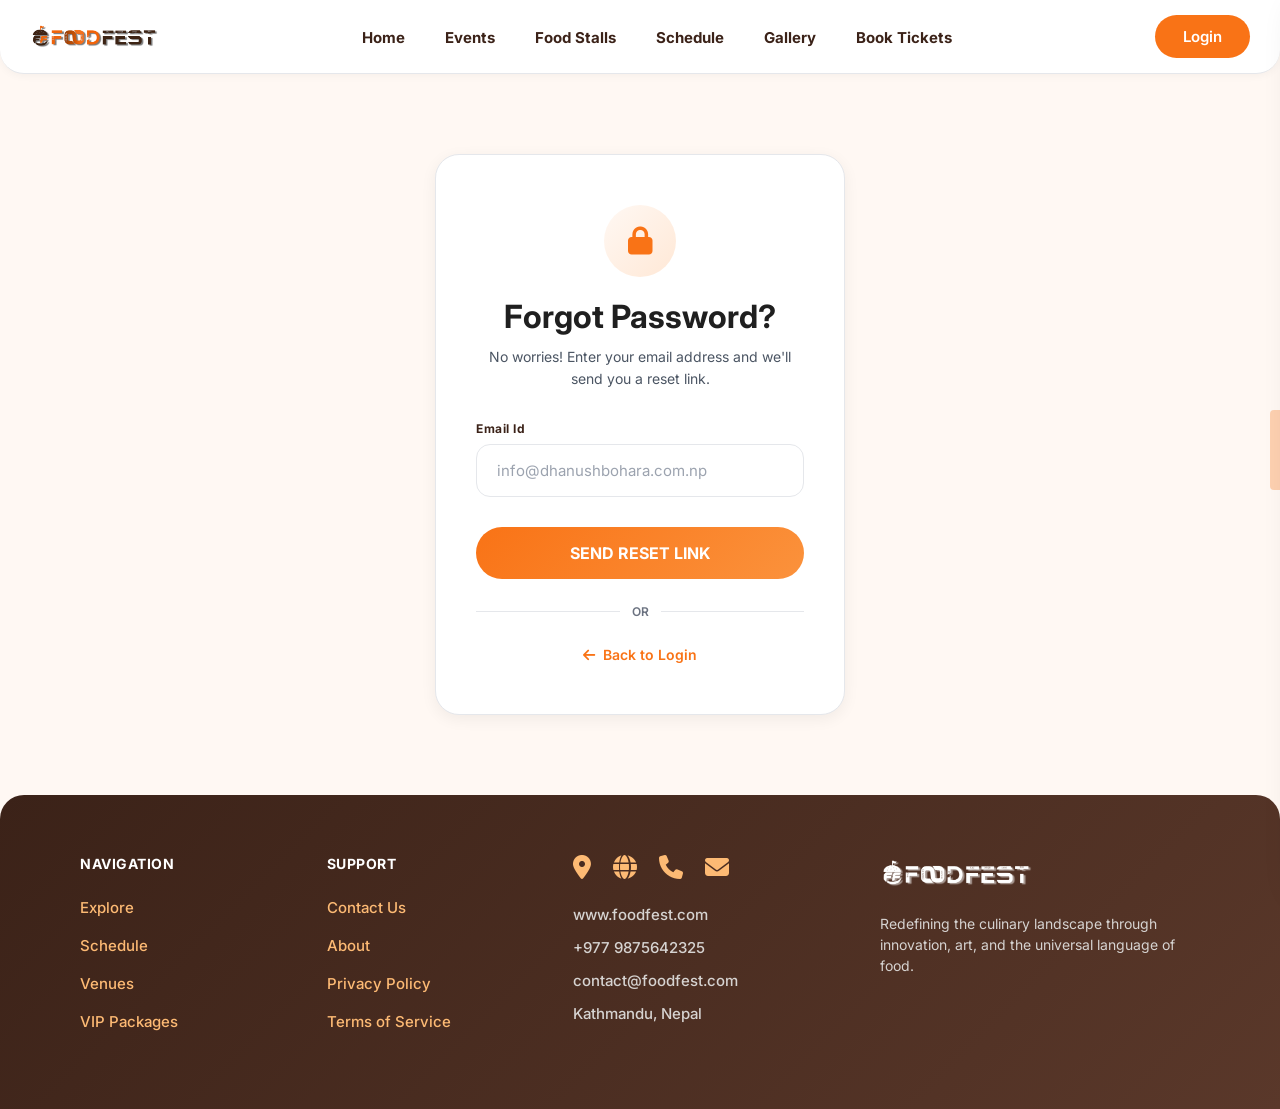
<file: pages/ForgotPassword.html>
<!DOCTYPE html>
<html lang="en">
<head>
  <meta charset="UTF-8">
  <meta name="viewport" content="width=device-width, initial-scale=1.0">
  <title>FoodFest - Forgot Password</title>
  <meta name="description" content="Reset your FoodFest account password. Enter your email to receive a secure password reset link and regain access to your account.">
  <meta name="keywords" content="FoodFest, forgot password, reset password, account, login, culinary festival">
  <meta name="author" content="FoodFest">
  <meta property="og:title" content="FoodFest - Forgot Password">
  <meta property="og:description" content="Reset your FoodFest account password. Enter your email to receive a secure password reset link and regain access to your account.">
  <meta property="og:image" content="../images/logo/logo.png">
  <meta property="og:type" content="website">
  <link rel="icon" type="image/png" href="../images/logo/f_logo.png">
  <link rel="apple-touch-icon" href="../images/logo/f_logo.png">
  <link rel="stylesheet" href="https://cdnjs.cloudflare.com/ajax/libs/font-awesome/6.4.0/css/all.min.css">
  <link rel="stylesheet" href="../css/shared.css">
  <link rel="stylesheet" href="../css/ForgotPassword.css">
</head>
<body>

  <nav class="navbar">
    <div class="logo">
      <img src="../images/logo/logo.png" alt="FoodFest Logo">
    </div>
    <button class="hamburger" id="hamburgerBtn" onclick="toggleMenu()" aria-label="Toggle navigation">
      <span></span><span></span><span></span>
    </button>
    <ul class="nav-links" id="navLinks">
      <li><a href="../index.html">Home</a></li>
      <li><a href="Event.html">Events</a></li>
      <li><a href="FoodStalls.html">Food Stalls</a></li>
      <li><a href="Schedule.html">Schedule</a></li>
      <li><a href="Gallery.html">Gallery</a></li>
      <li><a href="BookTickets.html">Book Tickets</a></li>
    </ul>
    <div class="nav-actions">
      <button class="login-btn" onclick="window.location.href='Login.html'">Login</button>
    </div>
  </nav>

  <main class="forgot-container">
    <div class="forgot-card">
      <div class="card-icon">
        <i class="fa-solid fa-lock"></i>
      </div>
      <h2>Forgot Password?</h2>
      <p class="forgot-subtitle">No worries! Enter your email address and we'll send you a reset link.</p>
      
      <form id="forgotForm" onsubmit="handleForgotPassword(event)">
        <div class="form-group">
          <label>Email Id</label>
          <input type="email" class="form-control" id="resetEmail" placeholder="info@dhanushbohara.com.np" required>
        </div>

        <button type="submit" class="submit-btn">SEND RESET LINK</button>
      </form>

      <div class="divider">OR</div>

      <a href="Login.html" class="back-to-login">
        <i class="fa-solid fa-arrow-left"></i>
        Back to Login
      </a>
    </div>

    <!-- Success Message (hidden by default) -->
    <div class="forgot-card success-card" id="successCard" style="display: none;">
      <div class="card-icon success-icon">
        <i class="fa-solid fa-circle-check"></i>
      </div>
      <h2>Check Your Email</h2>
      <p class="forgot-subtitle">We've sent a password reset link to <strong id="sentEmail"></strong>. Please check your inbox and follow the instructions.</p>
      <button type="button" class="submit-btn" onclick="window.location.href='Login.html'">BACK TO LOGIN</button>
    </div>
  </main>

  <footer class="footer">
    <div class="footer-column">
      <h3>NAVIGATION</h3>
      <ul>
        <li><a href="../index.html">Explore</a></li>
        <li><a href="Schedule.html">Schedule</a></li>
        <li><a href="Event.html">Venues</a></li>
        <li><a href="BookTickets.html">VIP Packages</a></li>
      </ul>
    </div>

    <div class="footer-column">
      <h3>SUPPORT</h3>
      <ul>
        <li><a href="Contact.html">Contact Us</a></li>
        <li><a href="About.html">About</a></li>
        <li><a href="Privacy.html">Privacy Policy</a></li>
        <li><a href="Terms.html" >Terms of Service</a></li>
      </ul>
    </div>

    <div class="footer-column info-column">
      <div class="icon-row">
        <i class="fa-solid fa-location-dot"></i>
        <i class="fa-solid fa-globe"></i>
        <i class="fa-solid fa-phone"></i>
        <i class="fa-solid fa-envelope"></i>
      </div>
      <div class="text-block">
        <p>www.foodfest.com</p>
        <p>+977 9875642325</p>
        <p>contact@foodfest.com</p>
        <p>Kathmandu, Nepal</p>
      </div>
    </div>

    <div class="footer-column logo-column">
      <img src="../images/logo/logo.png" alt="FoodFest Logo" class="footer-logo">
      <p class="tagline">Redefining the culinary landscape through innovation, art, and the universal language of food.</p>
    </div>
  </footer>

  <!-- Sidebar hover zone -->
  <div class="sidebar-hover-zone" id="sidebarHoverZone"></div>
  <div class="sidebar-hint"></div>

  <!-- Sidebar -->
  <div class="sidebar" id="sidebar">
    <div class="sidebar-header">
      <h3>More Pages</h3>
      <button class="sidebar-close" onclick="closeSidebar()">&times;</button>
    </div>
    <ul class="sidebar-links">
      <li><a href="About.html">About</a></li>
      <li><a href="Contact.html">Contact</a></li>
      <li><a href="Privacy.html">Privacy Policy</a></li>
      <li><a href="Terms.html">Terms &amp; Conditions</a></li>
      <li><a href="Login.html">Login</a></li>
      <li><a href="Signup.html">Sign Up</a></li>
      <li><a href="ForgotPassword.html">Forgot Password</a></li>
    </ul>
  </div>

  <script src="../js/shared.js"></script>
  <script src="../js/ForgotPassword.js"></script>
</body>
</html>
</file>
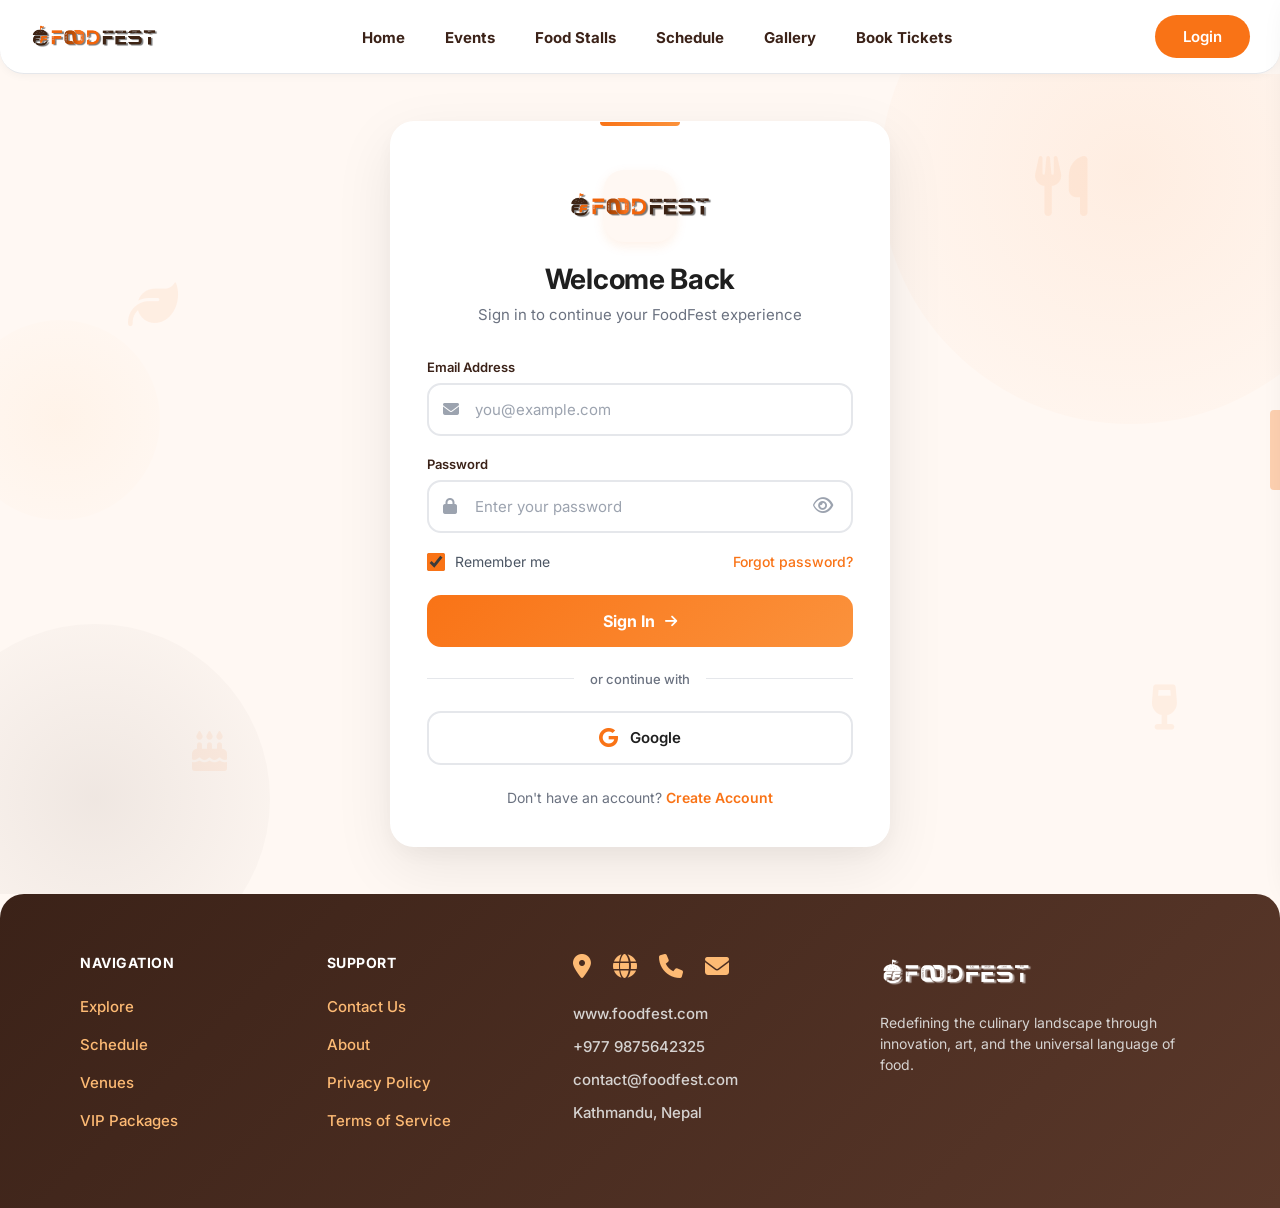
<file: pages/Login.html>
<!DOCTYPE html>
<html lang="en">
<head>
  <meta charset="UTF-8">
  <meta name="viewport" content="width=device-width, initial-scale=1.0">
  <title>FoodFest - Login</title>
  <meta name="description" content="Sign in to your FoodFest account to continue your culinary journey. Access your tickets, bookings, and personalized festival experience.">
  <meta name="keywords" content="FoodFest, login, sign in, account, food festival, culinary, tickets">
  <meta name="author" content="FoodFest">
  <meta property="og:title" content="FoodFest - Login">
  <meta property="og:description" content="Sign in to your FoodFest account to continue your culinary journey. Access your tickets, bookings, and personalized festival experience.">
  <meta property="og:image" content="../images/logo/logo.png">
  <meta property="og:type" content="website">
  <link rel="icon" type="image/png" href="../images/logo/f_logo.png">
  <link rel="apple-touch-icon" href="../images/logo/f_logo.png">
  <link rel="stylesheet" href="https://cdnjs.cloudflare.com/ajax/libs/font-awesome/6.4.0/css/all.min.css">
  <link rel="stylesheet" href="../css/shared.css">
  <link rel="stylesheet" href="../css/Login.css">
</head>
<body>

  <nav class="navbar">
    <div class="logo">
      <img src="../images/logo/logo.png" alt="FoodFest Logo">
    </div>
    <button class="hamburger" id="hamburgerBtn" onclick="toggleMenu()" aria-label="Toggle navigation">
      <span></span><span></span><span></span>
    </button>
    <ul class="nav-links" id="navLinks">
      <li><a href="../index.html">Home</a></li>
      <li><a href="Event.html">Events</a></li>
      <li><a href="FoodStalls.html">Food Stalls</a></li>
      <li><a href="Schedule.html">Schedule</a></li>
      <li><a href="Gallery.html">Gallery</a></li>
      <li><a href="BookTickets.html">Book Tickets</a></li>
    </ul>
    <div class="nav-actions">
      <button class="login-btn" onclick="window.location.href='Login.html'">Login</button>
    </div>
  </nav>

  <main class="login-page">
    <!-- Decorative background elements -->
    <div class="login-bg-decor">
      <div class="decor-circle decor-circle-1"></div>
      <div class="decor-circle decor-circle-2"></div>
      <div class="decor-circle decor-circle-3"></div>
      <i class="fa-solid fa-utensils decor-icon decor-icon-1"></i>
      <i class="fa-solid fa-wine-glass decor-icon decor-icon-2"></i>
      <i class="fa-solid fa-leaf decor-icon decor-icon-3"></i>
      <i class="fa-solid fa-cake decor-icon decor-icon-4"></i>
    </div>

    <div class="login-card">
      <!-- Card decorative top accent -->
      <div class="card-accent"></div>

      <div class="login-card-header">
        <div class="login-logo-wrapper">
          <img src="../images/logo/logo.png" alt="FoodFest" class="login-logo">
        </div>
        <h2>Welcome Back</h2>
        <p class="login-subtitle">Sign in to continue your FoodFest experience</p>
      </div>

      <form id="loginForm" onsubmit="handleLogin(event)">
        <div class="form-group">
          <label for="loginEmail">Email Address</label>
          <div class="input-wrapper">
            <i class="fa-solid fa-envelope input-icon"></i>
            <input type="email" class="form-control" id="loginEmail" placeholder="you@example.com" required autocomplete="email">
          </div>
        </div>

        <div class="form-group">
          <label for="loginPassword">Password</label>
          <div class="input-wrapper">
            <i class="fa-solid fa-lock input-icon"></i>
            <input type="password" class="form-control" id="loginPassword" placeholder="Enter your password" required autocomplete="current-password">
            <button type="button" class="password-toggle" onclick="togglePassword()" aria-label="Toggle password visibility">
              <i class="fa-regular fa-eye" id="toggleIcon"></i>
            </button>
          </div>
        </div>

        <div class="form-options">
          <label class="checkbox-label">
            <input type="checkbox" checked>
            Remember me
          </label>
          <a href="ForgotPassword.html" class="forgot-link">Forgot password?</a>
        </div>

        <button type="submit" class="submit-btn">
          <span class="btn-text">Sign In</span>
          <i class="fa-solid fa-arrow-right btn-icon"></i>
        </button>
      </form>

      <div class="divider"><span>or continue with</span></div>

      <button type="button" class="google-btn">
        <i class="fa-brands fa-google google-icon"></i>
        <span>Google</span>
      </button>

      <p class="signup-text">
        Don't have an account? <a href="Signup.html">Create Account</a>
      </p>
    </div>
  </main>

  <footer class="footer">
    <div class="footer-column">
      <h3>NAVIGATION</h3>
      <ul>
        <li><a href="../index.html">Explore</a></li>
        <li><a href="Schedule.html">Schedule</a></li>
        <li><a href="Event.html">Venues</a></li>
        <li><a href="BookTickets.html">VIP Packages</a></li>
      </ul>
    </div>

    <div class="footer-column">
      <h3>SUPPORT</h3>
      <ul>
        <li><a href="Contact.html">Contact Us</a></li>
        <li><a href="About.html">About</a></li>
        <li><a href="Privacy.html">Privacy Policy</a></li>
        <li><a href="Terms.html" >Terms of Service</a></li>
      </ul>
    </div>

    <div class="footer-column info-column">
      <div class="icon-row">
        <i class="fa-solid fa-location-dot"></i>
        <i class="fa-solid fa-globe"></i>
        <i class="fa-solid fa-phone"></i>
        <i class="fa-solid fa-envelope"></i>
      </div>
      <div class="text-block">
        <p>www.foodfest.com</p>
        <p>+977 9875642325</p>
        <p>contact@foodfest.com</p>
        <p>Kathmandu, Nepal</p>
      </div>
    </div>

    <div class="footer-column logo-column">
      <img src="../images/logo/logo.png" alt="FoodFest Logo" class="footer-logo">
      <p class="tagline">Redefining the culinary landscape through innovation, art, and the universal language of food.</p>
    </div>
  </footer>

  <!-- Sidebar hover zone -->
  <div class="sidebar-hover-zone" id="sidebarHoverZone"></div>
  <div class="sidebar-hint"></div>

  <!-- Sidebar -->
  <div class="sidebar" id="sidebar">
    <div class="sidebar-header">
      <h3>More Pages</h3>
      <button class="sidebar-close" onclick="closeSidebar()">&times;</button>
    </div>
    <ul class="sidebar-links">
      <li><a href="About.html">About</a></li>
      <li><a href="Contact.html">Contact</a></li>
      <li><a href="Privacy.html">Privacy Policy</a></li>
      <li><a href="Terms.html">Terms &amp; Conditions</a></li>
      <li><a href="Login.html">Login</a></li>
      <li><a href="Signup.html">Sign Up</a></li>
      <li><a href="ForgotPassword.html">Forgot Password</a></li>
    </ul>
  </div>

  <script src="../js/shared.js"></script>
  <script src="../js/Login.js"></script>
</body>
</html>
</file>
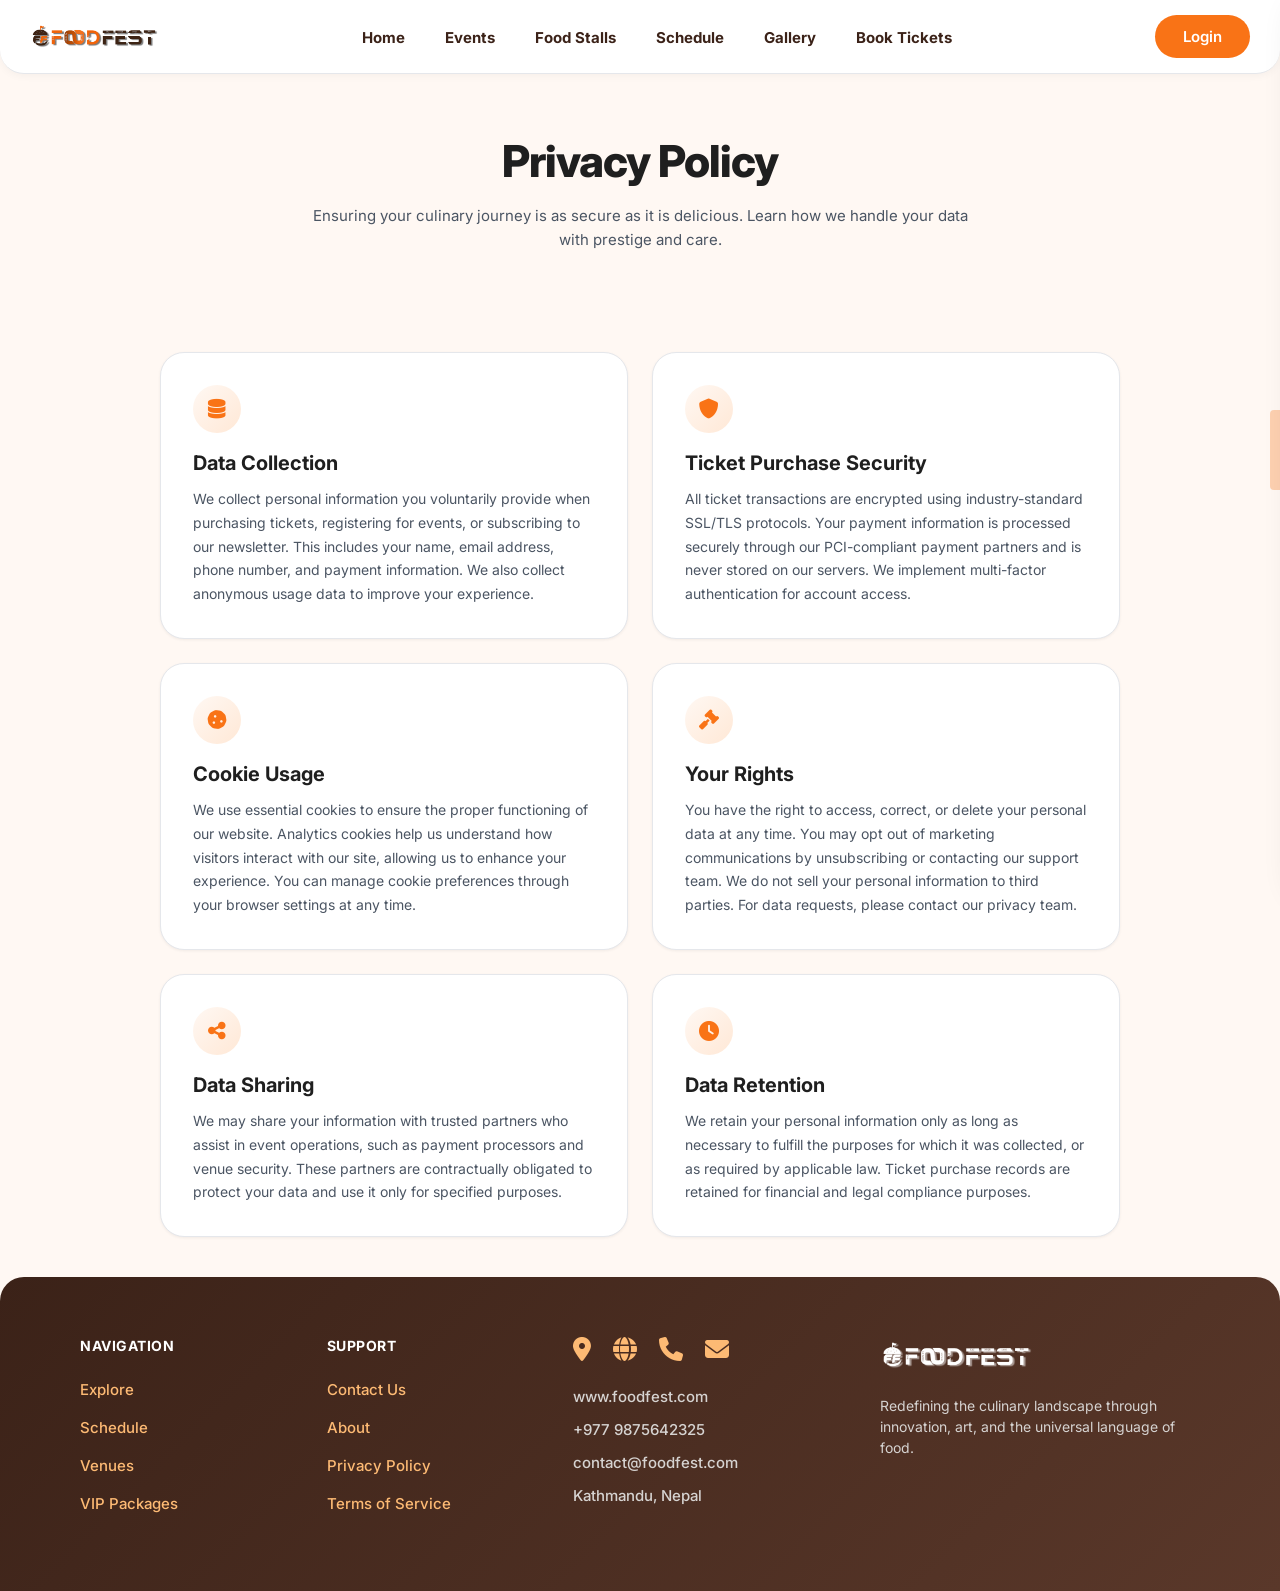
<file: pages/Privacy.html>
<!DOCTYPE html>
<html lang="en">
<head>
  <meta charset="UTF-8">
  <meta name="viewport" content="width=device-width, initial-scale=1.0">
  <title>FoodFest - Privacy Policy</title>
  <meta name="description" content="Learn how FoodFest protects your personal data. Read our privacy policy covering data collection, security, cookies, and your rights as a user.">
  <meta name="keywords" content="FoodFest, privacy policy, data protection, cookies, security, privacy">
  <meta name="author" content="FoodFest">
  <meta property="og:title" content="FoodFest - Privacy Policy">
  <meta property="og:description" content="Learn how FoodFest protects your personal data. Read our privacy policy covering data collection, security, cookies, and your rights as a user.">
  <meta property="og:image" content="../images/logo/logo.png">
  <meta property="og:type" content="website">
  <link rel="icon" type="image/png" href="../images/logo/f_logo.png">
  <link rel="apple-touch-icon" href="../images/logo/f_logo.png">
  <link rel="stylesheet" href="https://cdnjs.cloudflare.com/ajax/libs/font-awesome/6.4.0/css/all.min.css">
  <link rel="stylesheet" href="../css/shared.css">
  <link rel="stylesheet" href="../css/Privacy.css">
</head>
<body>

  <nav class="navbar">
    <div class="logo">
      <img src="../images/logo/logo.png" alt="FoodFest Logo">
    </div>
    <button class="hamburger" id="hamburgerBtn" onclick="toggleMenu()" aria-label="Toggle navigation">
      <span></span><span></span><span></span>
    </button>
    <ul class="nav-links" id="navLinks">
      <li><a href="../index.html">Home</a></li>
      <li><a href="Event.html">Events</a></li>
      <li><a href="FoodStalls.html">Food Stalls</a></li>
      <li><a href="Schedule.html">Schedule</a></li>
      <li><a href="Gallery.html">Gallery</a></li>
      <li><a href="BookTickets.html">Book Tickets</a></li>
    </ul>
    <div class="nav-actions">
      <button class="login-btn" onclick="window.location.href='Login.html'">Login</button>
    </div>
  </nav>

  <main>
    <section class="privacy-hero">
      <h1>Privacy Policy</h1>
      <p>Ensuring your culinary journey is as secure as it is delicious. Learn how we handle your data with prestige and care.</p>
    </section>

    <section class="privacy-content">
      <div class="privacy-card">
        <div class="privacy-icon"><i class="fa-solid fa-database"></i></div>
        <h2>Data Collection</h2>
        <p>We collect personal information you voluntarily provide when purchasing tickets, registering for events, or subscribing to our newsletter. This includes your name, email address, phone number, and payment information. We also collect anonymous usage data to improve your experience.</p>
      </div>

      <div class="privacy-card">
        <div class="privacy-icon"><i class="fa-solid fa-shield"></i></div>
        <h2>Ticket Purchase Security</h2>
        <p>All ticket transactions are encrypted using industry-standard SSL/TLS protocols. Your payment information is processed securely through our PCI-compliant payment partners and is never stored on our servers. We implement multi-factor authentication for account access.</p>
      </div>

      <div class="privacy-card">
        <div class="privacy-icon"><i class="fa-solid fa-cookie"></i></div>
        <h2>Cookie Usage</h2>
        <p>We use essential cookies to ensure the proper functioning of our website. Analytics cookies help us understand how visitors interact with our site, allowing us to enhance your experience. You can manage cookie preferences through your browser settings at any time.</p>
      </div>

      <div class="privacy-card">
        <div class="privacy-icon"><i class="fa-solid fa-gavel"></i></div>
        <h2>Your Rights</h2>
        <p>You have the right to access, correct, or delete your personal data at any time. You may opt out of marketing communications by unsubscribing or contacting our support team. We do not sell your personal information to third parties. For data requests, please contact our privacy team.</p>
      </div>

      <div class="privacy-card">
        <div class="privacy-icon"><i class="fa-solid fa-share-nodes"></i></div>
        <h2>Data Sharing</h2>
        <p>We may share your information with trusted partners who assist in event operations, such as payment processors and venue security. These partners are contractually obligated to protect your data and use it only for specified purposes.</p>
      </div>

      <div class="privacy-card">
        <div class="privacy-icon"><i class="fa-solid fa-clock"></i></div>
        <h2>Data Retention</h2>
        <p>We retain your personal information only as long as necessary to fulfill the purposes for which it was collected, or as required by applicable law. Ticket purchase records are retained for financial and legal compliance purposes.</p>
      </div>
    </section>
  </main>

  <footer class="footer">
    <div class="footer-column">
      <h3>NAVIGATION</h3>
      <ul>
        <li><a href="../index.html">Explore</a></li>
        <li><a href="Schedule.html">Schedule</a></li>
        <li><a href="Event.html">Venues</a></li>
        <li><a href="BookTickets.html">VIP Packages</a></li>
      </ul>
    </div>
    <div class="footer-column">
      <h3>SUPPORT</h3>
      <ul>
        <li><a href="Contact.html">Contact Us</a></li>
        <li><a href="About.html">About</a></li>
        <li><a href="Privacy.html">Privacy Policy</a></li>
        <li><a href="Terms.html" >Terms of Service</a></li>
      </ul>
    </div>
    <div class="footer-column info-column">
      <div class="icon-row">
        <i class="fa-solid fa-location-dot"></i>
        <i class="fa-solid fa-globe"></i>
        <i class="fa-solid fa-phone"></i>
        <i class="fa-solid fa-envelope"></i>
      </div>
      <div class="text-block">
        <p>www.foodfest.com</p>
        <p>+977 9875642325</p>
        <p>contact@foodfest.com</p>
        <p>Kathmandu, Nepal</p>
      </div>
    </div>
    <div class="footer-column logo-column">
      <img src="../images/logo/logo.png" alt="FoodFest Logo" class="footer-logo">
      <p class="tagline">Redefining the culinary landscape through innovation, art, and the universal language of food.</p>
    </div>
  </footer>

  <!-- Sidebar hover zone -->
  <div class="sidebar-hover-zone" id="sidebarHoverZone"></div>
  <div class="sidebar-hint"></div>

  <!-- Sidebar -->
  <div class="sidebar" id="sidebar">
    <div class="sidebar-header">
      <h3>More Pages</h3>
      <button class="sidebar-close" onclick="closeSidebar()">&times;</button>
    </div>
    <ul class="sidebar-links">
      <li><a href="About.html">About</a></li>
      <li><a href="Contact.html">Contact</a></li>
      <li><a href="Privacy.html">Privacy Policy</a></li>
      <li><a href="Terms.html">Terms &amp; Conditions</a></li>
      <li><a href="Login.html">Login</a></li>
      <li><a href="Signup.html">Sign Up</a></li>
      <li><a href="ForgotPassword.html">Forgot Password</a></li>
    </ul>
  </div>

  <script src="../js/shared.js"></script>
  <script src="../js/Privacy.js"></script>
</body>
</html>
</file>
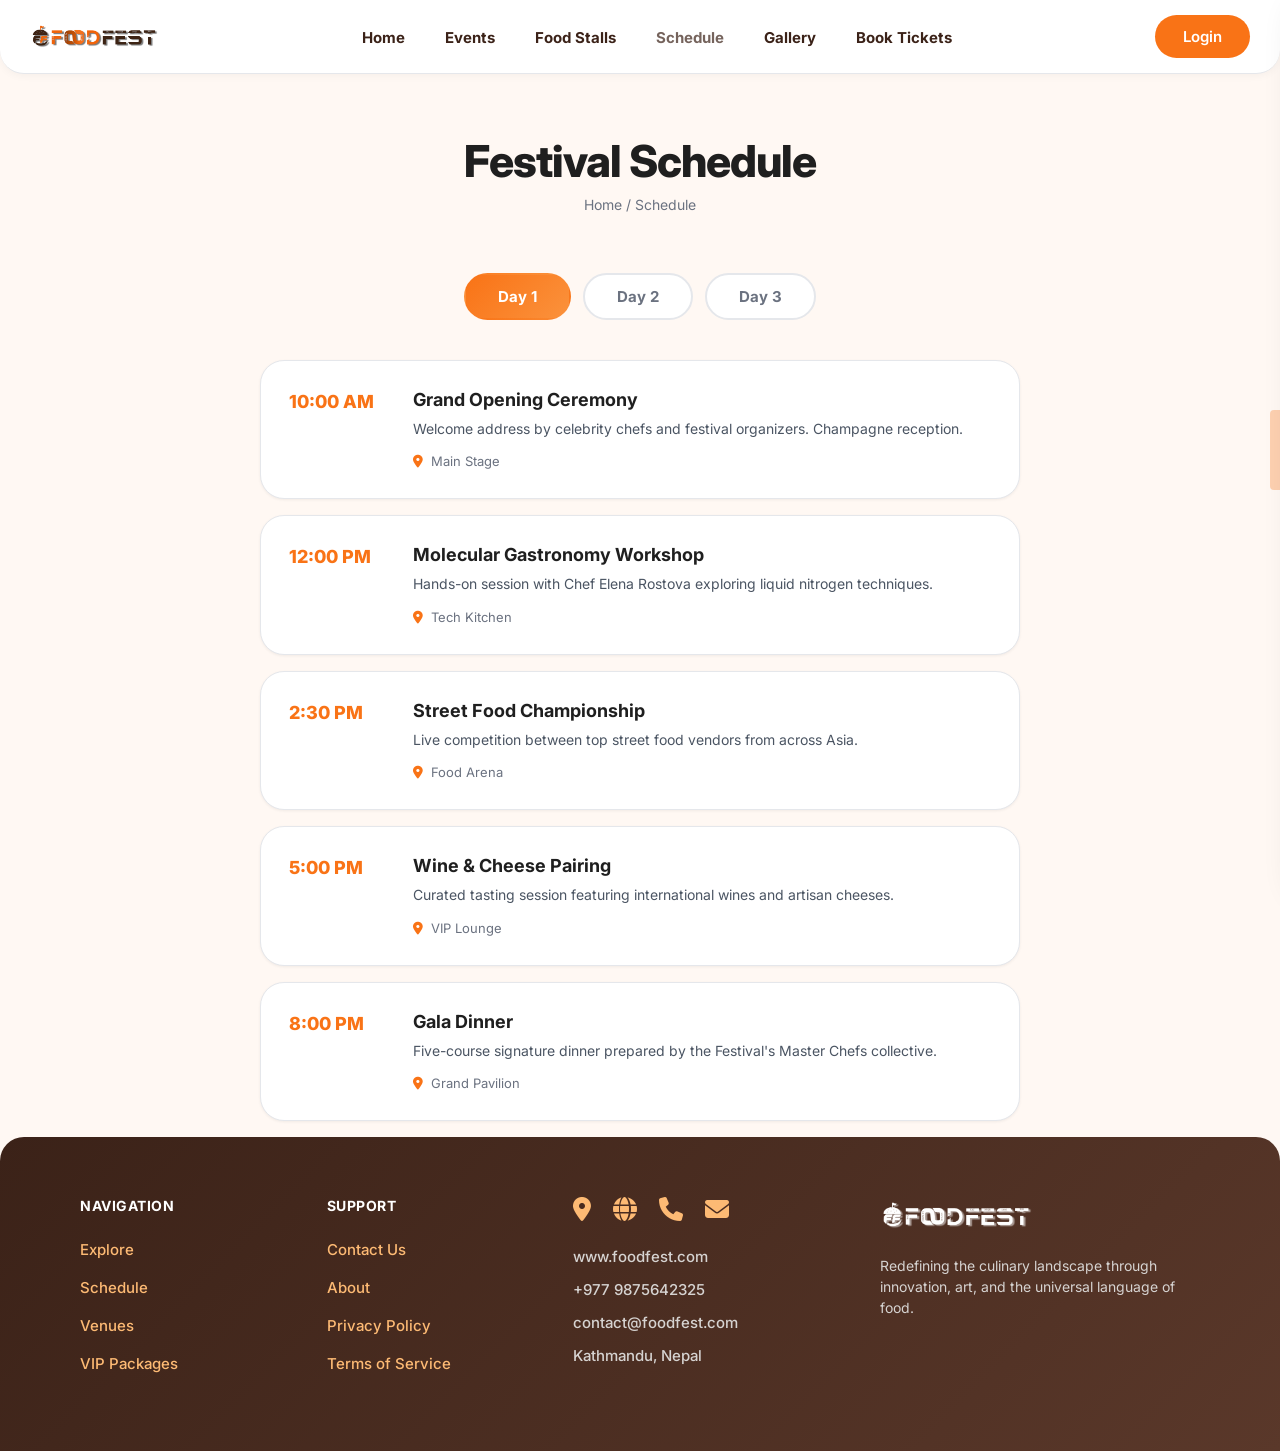
<file: pages/Schedule.html>
<!DOCTYPE html>
<html lang="en">
<head>
  <meta charset="UTF-8">
  <meta name="viewport" content="width=device-width, initial-scale=1.0">
  <title>FoodFest - Schedule</title>
  <meta name="description" content="View the full 3-day schedule for FoodFest 2026. Plan your festival experience with cooking demos, tastings, workshops, and gala events.">
  <meta name="keywords" content="FoodFest, schedule, events, workshops, cooking demos, food festival, 3-day, Kathmandu">
  <meta name="author" content="FoodFest">
  <meta property="og:title" content="FoodFest - Schedule">
  <meta property="og:description" content="View the full 3-day schedule for FoodFest 2026. Plan your festival experience with cooking demos, tastings, workshops, and gala events.">
  <meta property="og:image" content="../images/logo/logo.png">
  <meta property="og:type" content="website">
  <link rel="icon" type="image/png" href="../images/logo/f_logo.png">
  <link rel="apple-touch-icon" href="../images/logo/f_logo.png">
  <link rel="stylesheet" href="https://cdnjs.cloudflare.com/ajax/libs/font-awesome/6.4.0/css/all.min.css">
  <link rel="stylesheet" href="../css/shared.css">
  <link rel="stylesheet" href="../css/Schedule.css">
</head>
<body>

  <nav class="navbar">
    <div class="logo">
      <img src="../images/logo/logo.png" alt="FoodFest Logo">
    </div>
    <button class="hamburger" id="hamburgerBtn" onclick="toggleMenu()" aria-label="Toggle navigation">
      <span></span><span></span><span></span>
    </button>
    <ul class="nav-links" id="navLinks">
      <li><a href="../index.html">Home</a></li>
      <li><a href="Event.html">Events</a></li>
      <li><a href="FoodStalls.html">Food Stalls</a></li>
      <li><a href="Schedule.html">Schedule</a></li>
      <li><a href="Gallery.html">Gallery</a></li>
      <li><a href="BookTickets.html">Book Tickets</a></li>
    </ul>
    <div class="nav-actions">
      <button class="login-btn" onclick="window.location.href='Login.html'">Login</button>
    </div>
  </nav>

  <main>
    <section class="schedule-hero">
      <h1>Festival Schedule</h1>
      <p>Home / Schedule</p>
    </section>

    <section class="schedule-tabs">
      <button class="tab-btn active" onclick="switchDay(1, this)">Day 1</button>
      <button class="tab-btn" onclick="switchDay(2, this)">Day 2</button>
      <button class="tab-btn" onclick="switchDay(3, this)">Day 3</button>
    </section>

    <section class="schedule-grid" id="scheduleGrid">
      <!-- Day 1 -->
      <div class="schedule-day active" id="day1">
        <div class="schedule-card">
          <div class="schedule-time">10:00 AM</div>
          <div class="schedule-info">
            <h3>Grand Opening Ceremony</h3>
            <p>Welcome address by celebrity chefs and festival organizers. Champagne reception.</p>
            <span class="schedule-location"><i class="fa-solid fa-location-dot"></i> Main Stage</span>
          </div>
        </div>
        <div class="schedule-card">
          <div class="schedule-time">12:00 PM</div>
          <div class="schedule-info">
            <h3>Molecular Gastronomy Workshop</h3>
            <p>Hands-on session with Chef Elena Rostova exploring liquid nitrogen techniques.</p>
            <span class="schedule-location"><i class="fa-solid fa-location-dot"></i> Tech Kitchen</span>
          </div>
        </div>
        <div class="schedule-card">
          <div class="schedule-time">2:30 PM</div>
          <div class="schedule-info">
            <h3>Street Food Championship</h3>
            <p>Live competition between top street food vendors from across Asia.</p>
            <span class="schedule-location"><i class="fa-solid fa-location-dot"></i> Food Arena</span>
          </div>
        </div>
        <div class="schedule-card">
          <div class="schedule-time">5:00 PM</div>
          <div class="schedule-info">
            <h3>Wine & Cheese Pairing</h3>
            <p>Curated tasting session featuring international wines and artisan cheeses.</p>
            <span class="schedule-location"><i class="fa-solid fa-location-dot"></i> VIP Lounge</span>
          </div>
        </div>
        <div class="schedule-card">
          <div class="schedule-time">8:00 PM</div>
          <div class="schedule-info">
            <h3>Gala Dinner</h3>
            <p>Five-course signature dinner prepared by the Festival's Master Chefs collective.</p>
            <span class="schedule-location"><i class="fa-solid fa-location-dot"></i> Grand Pavilion</span>
          </div>
        </div>
      </div>

      <!-- Day 2 -->
      <div class="schedule-day" id="day2">
        <div class="schedule-card">
          <div class="schedule-time">9:00 AM</div>
          <div class="schedule-info">
            <h3>Farmers' Market Breakfast</h3>
            <p>Fresh organic breakfast featuring local produce and farm-to-table concepts.</p>
            <span class="schedule-location"><i class="fa-solid fa-location-dot"></i> Garden Terrace</span>
          </div>
        </div>
        <div class="schedule-card">
          <div class="schedule-time">11:00 AM</div>
          <div class="schedule-info">
            <h3>Sushi Masterclass</h3>
            <p>Learn the art of sushi from Chef Kenji Sato, Tokyo's finest sushi master.</p>
            <span class="schedule-location"><i class="fa-solid fa-location-dot"></i> Japanese Pavilion</span>
          </div>
        </div>
        <div class="schedule-card">
          <div class="schedule-time">1:30 PM</div>
          <div class="schedule-info">
            <h3>BBQ Smoke-Off</h3>
            <p>Pitmaster Dev Thapa leads a smoky competition of ribs, briskets, and more.</p>
            <span class="schedule-location"><i class="fa-solid fa-location-dot"></i> Texas BBQ Pit</span>
          </div>
        </div>
        <div class="schedule-card">
          <div class="schedule-time">4:00 PM</div>
          <div class="schedule-info">
            <h3>Plant-Based Revolution</h3>
            <p>Exploring the future of vegan and plant-based cuisine with Dr. Sarah Lin.</p>
            <span class="schedule-location"><i class="fa-solid fa-location-dot"></i> Eco Theater</span>
          </div>
        </div>
        <div class="schedule-card">
          <div class="schedule-time">7:00 PM</div>
          <div class="schedule-info">
            <h3>Cultural Food Festival</h3>
            <p>Experience cuisines from 20+ countries in one spectacular evening.</p>
            <span class="schedule-location"><i class="fa-solid fa-location-dot"></i> International Zone</span>
          </div>
        </div>
      </div>

      <!-- Day 3 -->
      <div class="schedule-day" id="day3">
        <div class="schedule-card">
          <div class="schedule-time">10:00 AM</div>
          <div class="schedule-info">
            <h3>Pastry & Dessert Expo</h3>
            <p>Chef Luigi Rossi presents the finest Italian patisserie and 3D-printed desserts.</p>
            <span class="schedule-location"><i class="fa-solid fa-location-dot"></i> Patisserie Hall</span>
          </div>
        </div>
        <div class="schedule-card">
          <div class="schedule-time">12:30 PM</div>
          <div class="schedule-info">
            <h3>Food Tech Summit</h3>
            <p>Discussions on the future of food technology, AI in cooking, and sustainability.</p>
            <span class="schedule-location"><i class="fa-solid fa-location-dot"></i> Innovation Lab</span>
          </div>
        </div>
        <div class="schedule-card">
          <div class="schedule-time">3:00 PM</div>
          <div class="schedule-info">
            <h3>VIP Tasting Experience</h3>
            <p>Exclusive tasting menu for VIP ticket holders with rare wine pairings.</p>
            <span class="schedule-location"><i class="fa-solid fa-location-dot"></i> VIP Suite</span>
          </div>
        </div>
        <div class="schedule-card">
          <div class="schedule-time">6:00 PM</div>
          <div class="schedule-info">
            <h3>Awards Ceremony</h3>
            <p>Announcing the best dishes, chefs, and food stalls of FoodFest 2026.</p>
            <span class="schedule-location"><i class="fa-solid fa-location-dot"></i> Main Stage</span>
          </div>
        </div>
        <div class="schedule-card">
          <div class="schedule-time">9:00 PM</div>
          <div class="schedule-info">
            <h3>Closing Gala</h3>
            <p>Grand finale with live music, fireworks, and a final toast to the festival.</p>
            <span class="schedule-location"><i class="fa-solid fa-location-dot"></i> Grand Pavilion</span>
          </div>
        </div>
      </div>
    </section>
  </main>

  <footer class="footer">
    <div class="footer-column">
      <h3>NAVIGATION</h3>
      <ul>
        <li><a href="../index.html">Explore</a></li>
        <li><a href="Schedule.html">Schedule</a></li>
        <li><a href="Event.html">Venues</a></li>
        <li><a href="BookTickets.html">VIP Packages</a></li>
      </ul>
    </div>
    <div class="footer-column">
      <h3>SUPPORT</h3>
      <ul>
        <li><a href="Contact.html">Contact Us</a></li>
        <li><a href="About.html">About</a></li>
        <li><a href="Privacy.html">Privacy Policy</a></li>
        <li><a href="Terms.html" >Terms of Service</a></li>
      </ul>
    </div>
    <div class="footer-column info-column">
      <div class="icon-row">
        <i class="fa-solid fa-location-dot"></i>
        <i class="fa-solid fa-globe"></i>
        <i class="fa-solid fa-phone"></i>
        <i class="fa-solid fa-envelope"></i>
      </div>
      <div class="text-block">
        <p>www.foodfest.com</p>
        <p>+977 9875642325</p>
        <p>contact@foodfest.com</p>
        <p>Kathmandu, Nepal</p>
      </div>
    </div>
    <div class="footer-column logo-column">
      <img src="../images/logo/logo.png" alt="FoodFest Logo" class="footer-logo">
      <p class="tagline">Redefining the culinary landscape through innovation, art, and the universal language of food.</p>
    </div>
  </footer>

  <!-- Sidebar hover zone -->
  <div class="sidebar-hover-zone" id="sidebarHoverZone"></div>
  <div class="sidebar-hint"></div>

  <!-- Sidebar -->
  <div class="sidebar" id="sidebar">
    <div class="sidebar-header">
      <h3>More Pages</h3>
      <button class="sidebar-close" onclick="closeSidebar()">&times;</button>
    </div>
    <ul class="sidebar-links">
      <li><a href="About.html">About</a></li>
      <li><a href="Contact.html">Contact</a></li>
      <li><a href="Privacy.html">Privacy Policy</a></li>
      <li><a href="Terms.html">Terms &amp; Conditions</a></li>
      <li><a href="Login.html">Login</a></li>
      <li><a href="Signup.html">Sign Up</a></li>
      <li><a href="ForgotPassword.html">Forgot Password</a></li>
    </ul>
  </div>

  <script src="../js/shared.js"></script>
  <script src="../js/Schedule.js"></script>
</body>
</html>
</file>
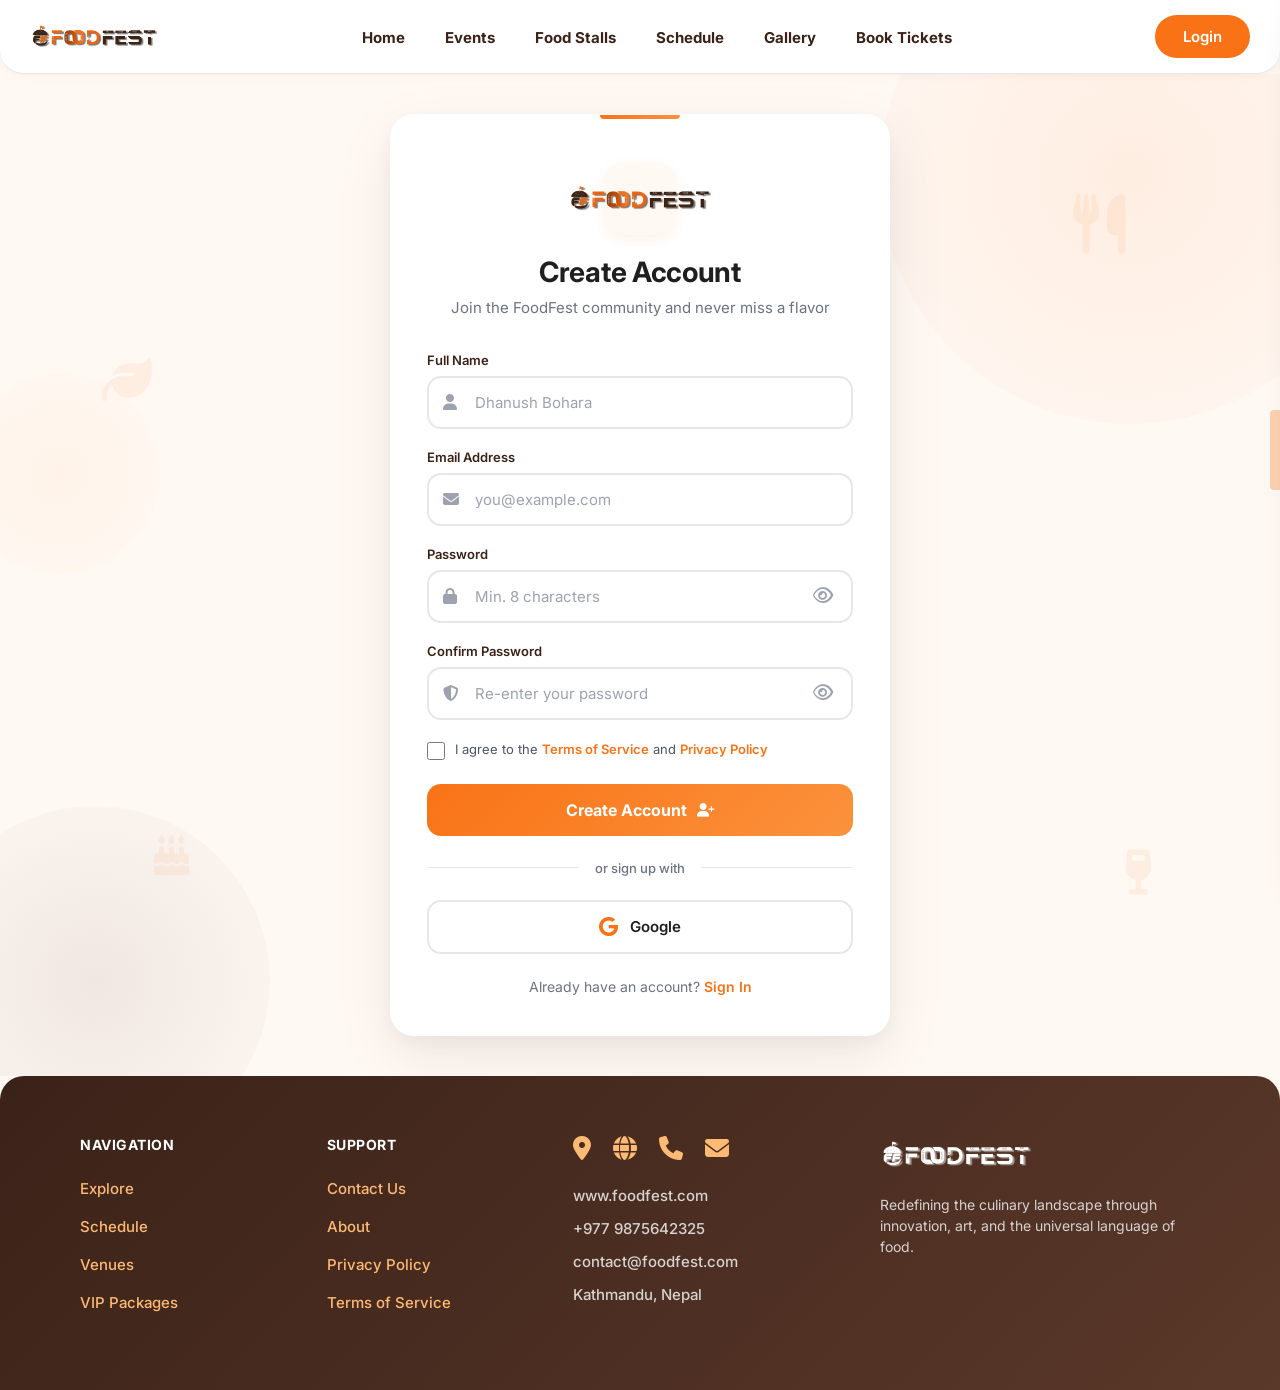
<file: pages/Signup.html>
<!DOCTYPE html>
<html lang="en">
<head>
  <meta charset="UTF-8">
  <meta name="viewport" content="width=device-width, initial-scale=1.0">
  <title>FoodFest - Create Account</title>
  <meta name="description" content="Create your FoodFest account and join the community. Never miss a flavor — sign up for exclusive updates, ticket access, and culinary news.">
  <meta name="keywords" content="FoodFest, sign up, create account, register, food festival, culinary, community">
  <meta name="author" content="FoodFest">
  <meta property="og:title" content="FoodFest - Create Account">
  <meta property="og:description" content="Create your FoodFest account and join the community. Never miss a flavor — sign up for exclusive updates, ticket access, and culinary news.">
  <meta property="og:image" content="../images/logo/logo.png">
  <meta property="og:type" content="website">
  <link rel="icon" type="image/png" href="../images/logo/f_logo.png">
  <link rel="apple-touch-icon" href="../images/logo/f_logo.png">
  <link rel="stylesheet" href="https://cdnjs.cloudflare.com/ajax/libs/font-awesome/6.4.0/css/all.min.css">
  <link rel="stylesheet" href="../css/shared.css">
  <link rel="stylesheet" href="../css/Signup.css">
</head>
<body>

  <nav class="navbar">
    <div class="logo">
      <img src="../images/logo/logo.png" alt="FoodFest Logo">
    </div>
    <button class="hamburger" id="hamburgerBtn" onclick="toggleMenu()" aria-label="Toggle navigation">
      <span></span><span></span><span></span>
    </button>
    <ul class="nav-links" id="navLinks">
      <li><a href="../index.html">Home</a></li>
      <li><a href="Event.html">Events</a></li>
      <li><a href="FoodStalls.html">Food Stalls</a></li>
      <li><a href="Schedule.html">Schedule</a></li>
      <li><a href="Gallery.html">Gallery</a></li>
      <li><a href="BookTickets.html">Book Tickets</a></li>
    </ul>
    <div class="nav-actions">
      <button class="login-btn" onclick="window.location.href='Login.html'">Login</button>
    </div>
  </nav>

  <main class="signup-page">
    <!-- Decorative background elements -->
    <div class="signup-bg-decor">
      <div class="signup-decor-circle signup-decor-circle-1"></div>
      <div class="signup-decor-circle signup-decor-circle-2"></div>
      <div class="signup-decor-circle signup-decor-circle-3"></div>
      <i class="fa-solid fa-utensils signup-decor-icon signup-decor-icon-1"></i>
      <i class="fa-solid fa-wine-glass signup-decor-icon signup-decor-icon-2"></i>
      <i class="fa-solid fa-leaf signup-decor-icon signup-decor-icon-3"></i>
      <i class="fa-solid fa-cake signup-decor-icon signup-decor-icon-4"></i>
    </div>

    <div class="signup-card">
      <!-- Card decorative top accent -->
      <div class="signup-card-accent"></div>

      <div class="signup-card-header">
        <div class="signup-logo-wrapper">
          <img src="../images/logo/logo.png" alt="FoodFest" class="signup-logo">
        </div>
        <h2>Create Account</h2>
        <p class="signup-subtitle">Join the FoodFest community and never miss a flavor</p>
      </div>

      <form id="signupForm" onsubmit="handleSignup(event)">
        <div class="signup-form-group">
          <label for="signupName">Full Name</label>
          <div class="signup-input-wrapper">
            <i class="fa-solid fa-user signup-input-icon"></i>
            <input type="text" class="signup-form-control" id="signupName" placeholder="Dhanush Bohara" required autocomplete="name">
          </div>
        </div>

        <div class="signup-form-group">
          <label for="signupEmail">Email Address</label>
          <div class="signup-input-wrapper">
            <i class="fa-solid fa-envelope signup-input-icon"></i>
            <input type="email" class="signup-form-control" id="signupEmail" placeholder="you@example.com" required autocomplete="email">
          </div>
        </div>

        <div class="signup-form-group">
          <label for="signupPassword">Password</label>
          <div class="signup-input-wrapper">
            <i class="fa-solid fa-lock signup-input-icon"></i>
            <input type="password" class="signup-form-control" id="signupPassword" placeholder="Min. 8 characters" required autocomplete="new-password">
            <button type="button" class="signup-password-toggle" onclick="toggleSignupPassword('signupPassword', 'signupToggleIcon')" aria-label="Toggle password visibility">
              <i class="fa-regular fa-eye" id="signupToggleIcon"></i>
            </button>
          </div>
        </div>

        <div class="signup-form-group">
          <label for="signupConfirm">Confirm Password</label>
          <div class="signup-input-wrapper">
            <i class="fa-solid fa-shield-halved signup-input-icon"></i>
            <input type="password" class="signup-form-control" id="signupConfirm" placeholder="Re-enter your password" required autocomplete="new-password">
            <button type="button" class="signup-password-toggle" onclick="toggleSignupPassword('signupConfirm', 'signupConfirmToggleIcon')" aria-label="Toggle password visibility">
              <i class="fa-regular fa-eye" id="signupConfirmToggleIcon"></i>
            </button>
          </div>
        </div>

        <div class="signup-terms">
          <input type="checkbox" id="termsCheck">
          <label for="termsCheck">I agree to the <a href="Terms.html">Terms of Service</a> and <a href="Privacy.html">Privacy Policy</a></label>
        </div>

        <button type="submit" class="signup-submit-btn">
          <span class="signup-btn-text">Create Account</span>
          <i class="fa-solid fa-user-plus signup-btn-icon"></i>
        </button>
      </form>

      <div class="signup-divider"><span>or sign up with</span></div>

      <button type="button" class="signup-google-btn" id="signupGoogleBtn">
        <i class="fa-brands fa-google signup-google-icon"></i>
        <span>Google</span>
      </button>

      <p class="signin-text">
        Already have an account? <a href="Login.html">Sign In</a>
      </p>
    </div>
  </main>

  <footer class="footer">
    <div class="footer-column">
      <h3>NAVIGATION</h3>
      <ul>
        <li><a href="../index.html">Explore</a></li>
        <li><a href="Schedule.html">Schedule</a></li>
        <li><a href="Event.html">Venues</a></li>
        <li><a href="BookTickets.html">VIP Packages</a></li>
      </ul>
    </div>

    <div class="footer-column">
      <h3>SUPPORT</h3>
      <ul>
        <li><a href="Contact.html">Contact Us</a></li>
        <li><a href="About.html">About</a></li>
        <li><a href="Privacy.html">Privacy Policy</a></li>
        <li><a href="Terms.html" >Terms of Service</a></li>
      </ul>
    </div>

    <div class="footer-column info-column">
      <div class="icon-row">
        <i class="fa-solid fa-location-dot"></i>
        <i class="fa-solid fa-globe"></i>
        <i class="fa-solid fa-phone"></i>
        <i class="fa-solid fa-envelope"></i>
      </div>
      <div class="text-block">
        <p>www.foodfest.com</p>
        <p>+977 9875642325</p>
        <p>contact@foodfest.com</p>
        <p>Kathmandu, Nepal</p>
      </div>
    </div>

    <div class="footer-column logo-column">
      <img src="../images/logo/logo.png" alt="FoodFest Logo" class="footer-logo">
      <p class="tagline">Redefining the culinary landscape through innovation, art, and the universal language of food.</p>
    </div>
  </footer>

  <!-- Sidebar hover zone -->
  <div class="sidebar-hover-zone" id="sidebarHoverZone"></div>
  <div class="sidebar-hint"></div>

  <!-- Sidebar -->
  <div class="sidebar" id="sidebar">
    <div class="sidebar-header">
      <h3>More Pages</h3>
      <button class="sidebar-close" onclick="closeSidebar()">&times;</button>
    </div>
    <ul class="sidebar-links">
      <li><a href="About.html">About</a></li>
      <li><a href="Contact.html">Contact</a></li>
      <li><a href="Privacy.html">Privacy Policy</a></li>
      <li><a href="Terms.html">Terms &amp; Conditions</a></li>
      <li><a href="Login.html">Login</a></li>
      <li><a href="Signup.html">Sign Up</a></li>
      <li><a href="ForgotPassword.html">Forgot Password</a></li>
    </ul>
  </div>

  <script src="../js/shared.js"></script>
  <script src="../js/Signup.js"></script>
</body>
</html>
</file>
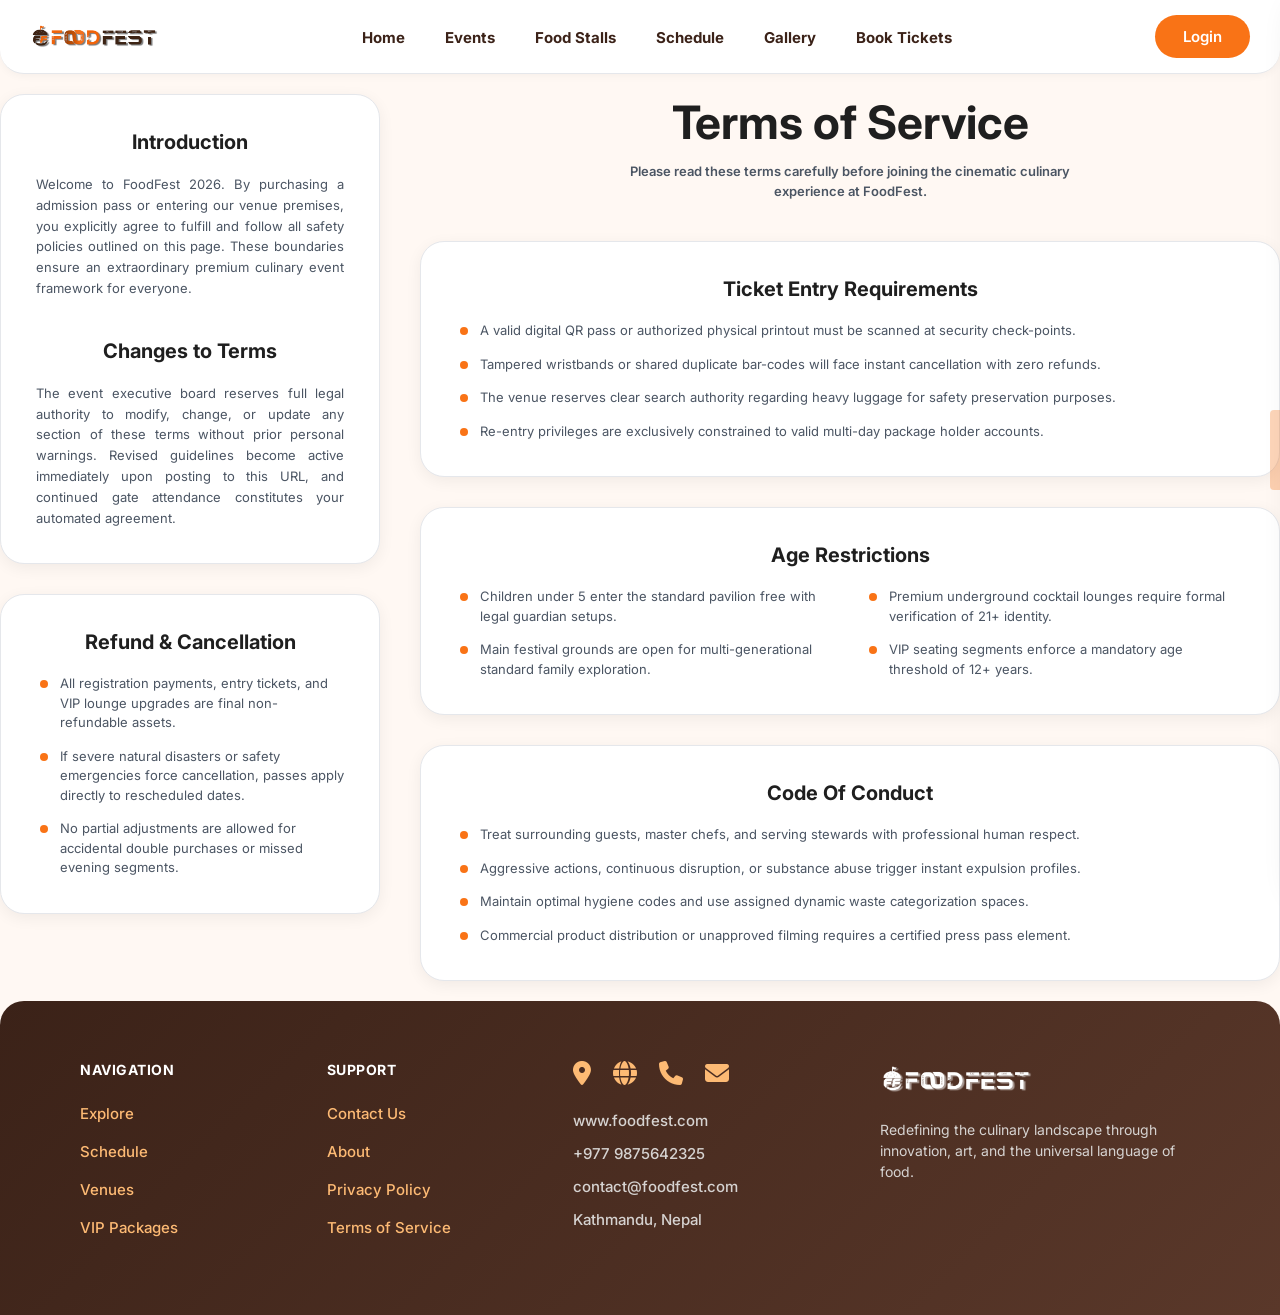
<file: pages/Terms.html>
<!DOCTYPE html>
<html lang="en">
<head>
<meta charset="UTF-8">
<meta name="viewport" content="width=device-width, initial-scale=1.0">
<title>FoodFest - Terms of Service</title>
<meta name="description" content="Read the terms and conditions for FoodFest 2026. Including ticket policies, age restrictions, code of conduct, and refund information.">
<meta name="keywords" content="FoodFest, terms of service, terms, conditions, tickets, code of conduct, refund, cancellation">
<meta name="author" content="FoodFest">
<meta property="og:title" content="FoodFest - Terms of Service">
<meta property="og:description" content="Read the terms and conditions for FoodFest 2026. Including ticket policies, age restrictions, code of conduct, and refund information.">
<meta property="og:image" content="../images/logo/logo.png">
<meta property="og:type" content="website">
<link rel="icon" type="image/png" href="../images/logo/f_logo.png">
<link rel="apple-touch-icon" href="../images/logo/f_logo.png">
<link rel="stylesheet" href="https://cdnjs.cloudflare.com/ajax/libs/font-awesome/6.4.0/css/all.min.css">
<link rel="stylesheet" href="../css/shared.css">
<link rel="stylesheet" href="../css/Terms.css">
</head>
<body>

  <nav class="navbar">
    <div class="logo">
      <img src="../images/logo/logo.png" alt="FoodFest Logo">
    </div>
    <button class="hamburger" id="hamburgerBtn" onclick="toggleMenu()" aria-label="Toggle navigation">
      <span></span><span></span><span></span>
    </button>
    <ul class="nav-links" id="navLinks">
      <li><a href="../index.html">Home</a></li>
      <li><a href="Event.html">Events</a></li>
      <li><a href="FoodStalls.html">Food Stalls</a></li>
      <li><a href="Schedule.html">Schedule</a></li>
      <li><a href="Gallery.html">Gallery</a></li>
      <li><a href="BookTickets.html">Book Tickets</a></li>
    </ul>
    <div class="nav-actions">
      <button class="login-btn" onclick="window.location.href='Login.html'">Login</button>
    </div>
  </nav>

  <main class="main-content">
    
    <div class="left-column">
      <div class="tos-card">
        <div class="card-section">
          <h2>Introduction</h2>
          <p class="tos-text">
            Welcome to FoodFest 2026. By purchasing a admission pass or entering our venue premises, you explicitly agree to fulfill and follow all safety policies outlined on this page. These boundaries ensure an extraordinary premium culinary event framework for everyone.
          </p>
        </div>

        <div class="card-section" style="margin-top: 40px;">
          <h2>Changes to Terms</h2>
          <p class="tos-text">
            The event executive board reserves full legal authority to modify, change, or update any section of these terms without prior personal warnings. Revised guidelines become active immediately upon posting to this URL, and continued gate attendance constitutes your automated agreement.
          </p>
        </div>
      </div>

      <div class="tos-card">
        <h2>Refund & Cancellation</h2>
        <ul class="tos-list">
          <li>All registration payments, entry tickets, and VIP lounge upgrades are final non-refundable assets.</li>
          <li>If severe natural disasters or safety emergencies force cancellation, passes apply directly to rescheduled dates.</li>
          <li>No partial adjustments are allowed for accidental double purchases or missed evening segments.</li>
        </ul>
      </div>
    </div>

    <div class="right-column">
      
      <div class="title-section">
        <h1>Terms of Service</h1>
        <p>Please read these terms carefully before joining the cinematic culinary experience at FoodFest.</p>
      </div>

      <div class="tos-card">
        <h2>Ticket Entry Requirements</h2>
        <ul class="tos-list">
          <li>A valid digital QR pass or authorized physical printout must be scanned at security check-points.</li>
          <li>Tampered wristbands or shared duplicate bar-codes will face instant cancellation with zero refunds.</li>
          <li>The venue reserves clear search authority regarding heavy luggage for safety preservation purposes.</li>
          <li>Re-entry privileges are exclusively constrained to valid multi-day package holder accounts.</li>
        </ul>
      </div>

      <div class="tos-card">
        <h2>Age Restrictions</h2>
        <div class="dual-columns">
          <ul class="tos-list">
            <li>Children under 5 enter the standard pavilion free with legal guardian setups.</li>
            <li>Main festival grounds are open for multi-generational standard family exploration.</li>
          </ul>
          <ul class="tos-list">
            <li>Premium underground cocktail lounges require formal verification of 21+ identity.</li>
            <li>VIP seating segments enforce a mandatory age threshold of 12+ years.</li>
          </ul>
        </div>
      </div>

      <div class="tos-card">
        <h2>Code Of Conduct</h2>
        <ul class="tos-list">
          <li>Treat surrounding guests, master chefs, and serving stewards with professional human respect.</li>
          <li>Aggressive actions, continuous disruption, or substance abuse trigger instant expulsion profiles.</li>
          <li>Maintain optimal hygiene codes and use assigned dynamic waste categorization spaces.</li>
          <li>Commercial product distribution or unapproved filming requires a certified press pass element.</li>
        </ul>
      </div>

    </div>
  </main>

  <footer class="footer">
    <div class="footer-column">
      <h3>NAVIGATION</h3>
      <ul>
        <li><a href="../index.html">Explore</a></li>
        <li><a href="Schedule.html">Schedule</a></li>
        <li><a href="Event.html">Venues</a></li>
        <li><a href="BookTickets.html">VIP Packages</a></li>
      </ul>
    </div>

    <div class="footer-column">
      <h3>SUPPORT</h3>
      <ul>
        <li><a href="Contact.html">Contact Us</a></li>
        <li><a href="About.html">About</a></li>
        <li><a href="Privacy.html">Privacy Policy</a></li>
        <li><a href="Terms.html" >Terms of Service</a></li>
      </ul>
    </div>

    <div class="footer-column info-column">
      <div class="icon-row">
        <i class="fa-solid fa-location-dot"></i>
        <i class="fa-solid fa-globe"></i>
        <i class="fa-solid fa-phone"></i>
        <i class="fa-solid fa-envelope"></i>
      </div>
      <div class="text-block">
        <p>www.foodfest.com</p>
        <p>+977 9875642325</p>
        <p>contact@foodfest.com</p>
        <p>Kathmandu, Nepal</p>
      </div>
    </div>

    <div class="footer-column logo-column">
      <img src="../images/logo/logo.png" alt="FoodFest Logo" class="footer-logo">
      <p class="tagline">Redefining the culinary landscape through innovation, art, and the universal language of food.</p>
    </div>
  </footer>

<!-- Sidebar hover zone -->
<div class="sidebar-hover-zone" id="sidebarHoverZone"></div>
<div class="sidebar-hint"></div>

<!-- Sidebar -->
<div class="sidebar" id="sidebar">
  <div class="sidebar-header">
    <h3>More Pages</h3>
    <button class="sidebar-close" onclick="closeSidebar()">&times;</button>
  </div>
  <ul class="sidebar-links">
    <li><a href="About.html">About</a></li>
    <li><a href="Contact.html">Contact</a></li>
    <li><a href="Privacy.html">Privacy Policy</a></li>
    <li><a href="Terms.html">Terms &amp; Conditions</a></li>
    <li><a href="Login.html">Login</a></li>
    <li><a href="Signup.html">Sign Up</a></li>
    <li><a href="ForgotPassword.html">Forgot Password</a></li>
  </ul>
</div>

<script src="../js/shared.js"></script>
<script src="../js/Terms.js"></script>
</body>
</html>
</file>
<file: css/shared.css>
/* -- Shared Global Styles */

@import url('https://fonts.googleapis.com/css2?family=Inter:wght@400;500;600;700;800&display=swap');

/* -- CSS Variables */
:root {
  --bg-main: #FFF8F3;
  --bg-card: #FFFFFF;
  --bg-section-alt: #FFF8F3;
  --bg-navbar: #FFFFFF;
  --bg-footer: #3B2218;
  --text-heading: #1F1F1F;
  --text-subheading: #3B2218;
  --text-body: #4B5563;
  --text-muted: #6B7280;
  --text-white: #FFFFFF;
  --text-footer-heading: #FFFFFF;
  --text-footer-body: #D6D3D1;
  --text-footer-link: #FDBA74;
  --primary: #F97316;
  --primary-hover: #EA580C;
  --primary-active: #C2410C;
  --primary-light: #FDBA74;
  --primary-gradient: linear-gradient(135deg, #F97316, #FB923C);
  --primary-focus: rgba(249,115,22,0.35);
  --secondary: #3B2218;
  --secondary-gradient: linear-gradient(135deg, #3B2218, #5A382A);
  --success: #22C55E;
  --success-hover: #16A34A;
  --error: #EF4444;
  --error-hover: #DC2626;
  --border: #E5E7EB;
  --divider: #E5E7EB;
  --placeholder: #9CA3AF;
  --footer-border: rgba(255,255,255,0.1);
  --shadow-sm: 0 1px 3px rgba(0,0,0,0.06);
  --shadow-md: 0 4px 12px rgba(0,0,0,0.06);
  --shadow-lg: 0 8px 24px rgba(0,0,0,0.08);
  --shadow-card: 0 4px 16px rgba(0,0,0,0.06);
  --shadow-nav: 0 2px 8px rgba(0,0,0,0.04);
  --gradient-primary: linear-gradient(135deg, #F97316, #FB923C);
  --gradient-bg: linear-gradient(135deg, #FFF8F3, #FFE8D6);
  --gradient-brown: linear-gradient(135deg, #3B2218, #5A382A);
  --radius-sm: 8px;
  --radius-md: 14px;
  --radius-lg: 24px;
  --radius-xl: 30px;
  --radius-full: 50%;
}

/* -- Base Resets */
* {
  margin: 0;
  padding: 0;
  box-sizing: border-box;
  font-family: 'Inter', sans-serif;
}

body {
  background-color: var(--bg-main);
  padding: 0;
  color: var(--text-heading);
  min-height: 100vh;
  display: flex;
  flex-direction: column;
}

main { flex: 1; }

/* -- Navbar */
.navbar {
  display: flex;
  align-items: center;
  justify-content: space-between;
  background-color: var(--bg-navbar);
  padding: 15px 30px;
  border-radius: 0 0 var(--radius-lg) var(--radius-lg);
  border-bottom: 1px solid var(--border);
  box-shadow: var(--shadow-nav);
  position: relative;
  z-index: 100;
}

.logo img { height: 32px; display: block; }

.nav-links { display: flex; list-style: none; gap: 40px; }

.nav-links li a {
  text-decoration: none;
  color: var(--text-subheading);
  font-weight: 700;
  font-size: 15px;
  transition: color 0.2s ease;
}

.nav-links li a:hover { color: var(--primary-hover); }

.nav-actions { display: flex; align-items: center; gap: 12px; }

.login-btn {
  background-color: var(--primary);
  color: var(--text-white);
  border: none;
  padding: 12px 28px;
  border-radius: var(--radius-xl);
  font-weight: 600;
  font-size: 15px;
  cursor: pointer;
  transition: background-color 0.2s ease;
}

.login-btn:hover { background-color: var(--primary-hover); }

/* -- Hamburger Menu (Mobile) */
.hamburger {
  display: none;
  flex-direction: column;
  gap: 5px;
  cursor: pointer;
  padding: 8px;
  z-index: 200;
  background: none;
  border: none;
}

.hamburger span {
  display: block;
  width: 24px;
  height: 2.5px;
  background-color: var(--text-heading);
  border-radius: 2px;
  transition: transform 0.3s ease, opacity 0.3s ease;
}

.hamburger.active span:nth-child(1) { transform: rotate(45deg) translate(5px, 5px); }
.hamburger.active span:nth-child(2) { opacity: 0; }
.hamburger.active span:nth-child(3) { transform: rotate(-45deg) translate(5px, -5px); }

/* -- Sidebar */

/* Hover zone on right edge */
.sidebar-hover-zone {
  position: fixed;
  top: 0;
  right: 0;
  width: 18px;
  height: 100vh;
  z-index: 350;
  cursor: default;
}

/* Small tab hint */
.sidebar-hint {
  position: fixed;
  top: 50%;
  right: 0;
  transform: translateY(-50%);
  width: 10px;
  height: 80px;
  background: var(--primary);
  border-radius: 4px 0 0 4px;
  opacity: 0.3;
  z-index: 351;
  pointer-events: none;
  transition: opacity 0.3s ease;
}

.sidebar-hover-zone:hover + .sidebar-hint {
  opacity: 1;
}

/* Sidebar panel */
.sidebar {
  position: fixed;
  top: 0;
  right: 0;
  width: 280px;
  height: 100vh;
  background: var(--bg-card);
  border-radius: var(--radius-lg) 0 0 var(--radius-lg);
  box-shadow: -8px 0 30px rgba(0, 0, 0, 0.1);
  z-index: 400;
  transform: translateX(calc(100% + 20px));
  transition: transform 0.35s ease;
  display: flex;
  flex-direction: column;
  padding: 24px;
  overflow-y: auto;
  pointer-events: auto;
}

.sidebar.open {
  transform: translateX(0);
}

.sidebar-header {
  display: flex;
  justify-content: space-between;
  align-items: center;
  margin-bottom: 30px;
  padding-bottom: 16px;
  border-bottom: 1px solid var(--border);
}

.sidebar-header h3 {
  font-size: 16px;
  font-weight: 700;
  color: var(--text-heading);
}

.sidebar-links {
  list-style: none;
  display: flex;
  flex-direction: column;
  gap: 6px;
}

.sidebar-links li a {
  display: flex;
  align-items: center;
  gap: 12px;
  padding: 12px 16px;
  border-radius: var(--radius-md);
  text-decoration: none;
  color: var(--text-body);
  font-size: 14px;
  font-weight: 500;
  transition: all 0.2s ease;
}

.sidebar-links li a:hover {
  background-color: var(--bg-main);
  color: var(--primary);
}


/* -- Footer */
.footer {
  display: flex;
  justify-content: space-between;
  align-items: flex-start;
  background: var(--gradient-brown);
  padding: 60px 80px;
  border-radius: var(--radius-lg) var(--radius-lg) 0 0;
  margin-top: auto;
  flex-wrap: wrap;
  gap: 40px;
}

.footer-column { display: flex; flex-direction: column; min-width: 160px; }

.footer-column h3 {
  font-size: 14px;
  font-weight: 700;
  color: var(--text-footer-heading);
  letter-spacing: 0.5px;
  margin-bottom: 25px;
}

.footer-column ul { list-style: none; }
.footer-column ul li { margin-bottom: 18px; }

.footer-column ul li a {
  text-decoration: none;
  color: var(--text-footer-link);
  font-size: 15px;
  font-weight: 500;
  transition: color 0.2s ease;
}

.footer-column ul li a:hover { color: var(--primary-hover); }
.footer-column ul li a.underlined { text-decoration: underline; }
.info-column { min-width: 220px; }

.icon-row {
  display: flex;
  gap: 22px;
  margin-bottom: 25px;
  color: var(--text-footer-link);
  font-size: 24px;
}

.text-block p {
  color: var(--text-footer-body);
  font-size: 15px;
  font-weight: 500;
  margin-bottom: 12px;
  line-height: 1.4;
}

.logo-column { max-width: 320px; align-items: flex-start; }

.footer-logo {
  height: 38px;
  margin-bottom: 20px;
  display: block;
  filter: brightness(0) invert(1);
}

.tagline {
  color: var(--text-footer-body);
  font-size: 14px;
  line-height: 1.5;
  font-weight: 400;
}

/* -- Toast Notifications */
.toast-notification {
  position: fixed;
  top: 24px;
  right: 24px;
  z-index: 9999;
  padding: 16px 24px;
  border-radius: var(--radius-md);
  font-weight: 600;
  font-size: 14px;
  color: #ffffff;
  box-shadow: 0 8px 24px rgba(0,0,0,0.15);
  transform: translateX(120%);
  opacity: 0;
  transition: transform 0.4s ease, opacity 0.4s ease;
  max-width: 380px;
  line-height: 1.5;
}

.toast-notification.toast-visible {
  transform: translateX(0);
  opacity: 1;
}

.toast-success {
  background: linear-gradient(135deg, #22C55E, #16A34A);
}

.toast-error {
  background: linear-gradient(135deg, #EF4444, #DC2626);
}

.toast-info {
  background: linear-gradient(135deg, #3B82F6, #2563EB);
}

/* -- Shake Keyframes */
@keyframes shake {
  0%, 100% { transform: translateX(0); }
  20% { transform: translateX(-8px); }
  40% { transform: translateX(8px); }
  60% { transform: translateX(-5px); }
  80% { transform: translateX(5px); }
}

.shake { animation: shake 0.4s ease; }

/* -- Menu Modal */
.menu-overlay {
  position: fixed;
  inset: 0;
  background: rgba(0,0,0,0.7);
  z-index: 5000;
  display: none;
  align-items: center;
  justify-content: center;
  padding: 20px;
  backdrop-filter: blur(4px);
}

.menu-overlay.active {
  display: flex;
}

.menu-modal {
  background: var(--bg-card);
  border-radius: var(--radius-lg);
  max-width: 700px;
  width: 100%;
  max-height: 85vh;
  overflow-y: auto;
  padding: 40px;
  position: relative;
  box-shadow: 0 20px 60px rgba(0,0,0,0.3);
}

.menu-modal-header {
  display: flex;
  justify-content: space-between;
  align-items: center;
  margin-bottom: 30px;
  padding-bottom: 20px;
  border-bottom: 2px solid var(--primary);
}

.menu-modal-header h2 {
  font-size: 28px;
  font-weight: 800;
  color: var(--text-heading);
}

.menu-modal-header h2 span {
  color: var(--primary);
}

.menu-close-btn {
  width: 40px;
  height: 40px;
  border-radius: 50%;
  border: none;
  background: var(--bg-main);
  font-size: 22px;
  cursor: pointer;
  display: flex;
  align-items: center;
  justify-content: center;
  transition: all 0.2s ease;
  color: var(--text-heading);
}

.menu-close-btn:hover {
  background: var(--primary);
  color: white;
}

.menu-category {
  margin-bottom: 28px;
}

.menu-category h3 {
  font-size: 16px;
  font-weight: 700;
  text-transform: uppercase;
  letter-spacing: 1px;
  color: var(--primary);
  margin-bottom: 12px;
  padding-bottom: 6px;
  border-bottom: 1px solid var(--border);
}

.menu-item {
  display: flex;
  justify-content: space-between;
  align-items: center;
  padding: 10px 0;
  border-bottom: 1px dashed var(--border);
}

.menu-item:last-child {
  border-bottom: none;
}

.menu-item-name {
  font-weight: 600;
  font-size: 15px;
  color: var(--text-heading);
}

.menu-item-desc {
  font-size: 13px;
  color: var(--text-muted);
  margin-top: 2px;
}

.menu-item-price {
  font-weight: 700;
  font-size: 15px;
  color: var(--primary);
  white-space: nowrap;
}

.menu-item-left {
  flex: 1;
  margin-right: 20px;
}

/* -- Responsive */
@media (max-width: 768px) {
  .hamburger { display: flex; }

  .sidebar-hover-zone { display: none; }
  .sidebar-hint { display: none; }

  .nav-links {
    display: none;
    position: absolute;
    top: 100%;
    left: 0;
    right: 0;
    background: var(--bg-navbar);
    flex-direction: column;
    align-items: center;
    padding: 20px 0;
    gap: 0;
    border-radius: 0 0 var(--radius-lg) var(--radius-lg);
    border-bottom: 1px solid var(--border);
    box-shadow: var(--shadow-md);
    z-index: 150;
  }

  .nav-links.open { display: flex; }
  .nav-links li { width: 100%; text-align: center; }
  .nav-links li a { display: block; padding: 14px 20px; }

  .sidebar {
    width: 260px;
    border-radius: 0;
  }

  .footer { padding: 40px 30px; }
}

@media (max-width: 480px) {
  .footer { padding: 30px 20px; }
}
</file>
<file: css/Home.css>
/* -- Home Page */

/* Hero Section (Food Image Background with Overlay) */
.hero-section {
  position: relative;
  background: linear-gradient(to bottom, rgba(0,0,0,0.75), rgba(0,0,0,0.55));
  font-family: 'Rajdhani', sans-serif;
  color: #e5e5e5;
  min-height: 85vh;
  display: flex;
  justify-content: center;
  align-items: center;
  padding: 4rem 2rem;
  overflow: hidden;
}

/* Hero Background Slideshow */
.hero-slideshow {
  position: absolute;
  inset: 0;
  z-index: -1;
  overflow: hidden;
}

.hero-slide {
  position: absolute;
  inset: 0;
  background-size: cover;
  background-position: center;
  background-repeat: no-repeat;
  opacity: 0;
  transition: opacity 1.5s ease-in-out;
}

.hero-slide.active {
  opacity: 1;
}

.hero-container {
  display: grid;
  grid-template-columns: 1.2fr 1fr;
  gap: 4rem;
  max-width: 1200px;
  width: 100%;
  align-items: center;
}

.left-content { display: flex; flex-direction: column; }

.year-badge {
  font-family: 'Orbitron', sans-serif;
  font-size: 1.5rem;
  font-weight: 700;
  letter-spacing: 3px;
  margin-bottom: 0.5rem;
  color: var(--primary);
}

.main-title {
  font-family: 'Orbitron', sans-serif;
  font-size: 4.5rem;
  font-weight: 700;
  text-transform: uppercase;
  margin-bottom: 1.5rem;
  line-height: 1.1;
  color: #ffffff;
  text-shadow: 0 4px 10px rgba(0,0,0,0.3);
}

.hero-description {
  font-family: 'Inter', sans-serif;
  font-size: 1.15rem;
  line-height: 1.7;
  color: #cbd5e1;
  margin-bottom: 2.5rem;
}

.cta-buttons { display: flex; gap: 1.25rem; }

.btn {
  padding: 0.85rem 2rem;
  border-radius: 50px;
  border: none;
  font-family: 'Rajdhani', sans-serif;
  font-weight: 700;
  font-size: 1.15rem;
  cursor: pointer;
  transition: all 0.2s ease;
}

.btn-primary { background-color: var(--primary); color: white; }
.btn-primary:hover { background-color: var(--primary-hover); transform: translateY(-2px); }

.btn-secondary { background-color: transparent; color: #ffffff; border: 2px solid #ffffff; }
.btn-secondary:hover { background-color: #ffffff; color: #1e1e1e; }

.right-content { display: flex; justify-content: center; position: relative; }

/* VIP Access Pass Card */
.vip-card {
  background: linear-gradient(145deg, #e6e6e6, #ffffff);
  color: #111111;
  border-radius: 35px;
  padding: 3rem 2.5rem 2.5rem;
  width: 100%;
  max-width: 420px;
  position: relative;
  box-shadow: 0 20px 45px rgba(0,0,0,0.4);
}

.floating-badge {
  position: absolute;
  top: -20px;
  left: -15px;
  width: 65px;
  height: 65px;
  background: var(--primary-gradient);
  border-radius: 35% 65% 60% 40% / 40% 45% 55% 60%;
  box-shadow: 0 8px 16px rgba(249,115,22,0.4);
  display: flex;
  justify-content: center;
  align-items: center;
  color: white;
  font-size: 1.5rem;
}

.card-subtitle {
  font-size: 1.1rem;
  font-weight: 700;
  letter-spacing: 1.5px;
  display: block;
  margin-bottom: 0.25rem;
  color: var(--primary);
}

.card-title {
  font-family: 'Orbitron', sans-serif;
  font-size: 1.85rem;
  font-weight: 700;
  margin-bottom: 1.25rem;
}

.card-perks-list { list-style: none; display: flex; flex-direction: column; gap: 0.6rem; margin-bottom: 1.75rem; font-family: 'Inter', sans-serif; font-size: 0.95rem; color: var(--text-body); }
.card-perks-list li { display: flex; align-items: center; gap: 10px; }
.card-perks-list li i { color: var(--primary); }

.card-divider { border: 0; height: 1px; background-color: var(--border); margin-bottom: 1.5rem; }

.card-footer { display: flex; justify-content: space-between; align-items: center; }

.price-tag { display: flex; flex-direction: column; }
.price-label { font-size: 0.85rem; font-weight: 600; color: var(--text-muted); text-transform: uppercase; }
.price-amount { font-family: 'Orbitron', sans-serif; font-size: 2rem; font-weight: 700; color: var(--secondary); }

.btn-buy {
  background-color: var(--secondary);
  color: white;
  border: none;
  padding: 0.75rem 1.75rem;
  border-radius: 50px;
  font-family: 'Orbitron', sans-serif;
  font-weight: 700;
  font-size: 0.95rem;
  cursor: pointer;
  transition: all 0.2s ease;
  box-shadow: 0 4px 10px rgba(59,34,24,0.2);
}

.btn-buy:hover { background-color: #5a382a; transform: translateY(-2px); }

/* Main Content Container */
.container {
  max-width: 1200px;
  margin: 0 auto;
  padding: 5rem 2rem;
}

.section-subtitle {
  text-transform: uppercase;
  font-size: 0.9rem;
  font-weight: 700;
  letter-spacing: 2px;
  text-align: center;
  margin-bottom: 0.5rem;
  color: var(--primary);
}

.section-title {
  font-size: 2.5rem;
  font-weight: 700;
  text-align: center;
  margin-bottom: 3rem;
  color: var(--text-heading);
}

/* Countdown */
.countdown-container {
  display: flex;
  justify-content: center;
  gap: 1.5rem;
  margin-bottom: 7rem;
  flex-wrap: wrap;
}

.countdown-box {
  background-color: var(--bg-card);
  border: 1px solid var(--border);
  border-radius: 20px;
  width: 150px;
  height: 120px;
  display: flex;
  flex-direction: column;
  justify-content: center;
  align-items: center;
  box-shadow: var(--shadow-sm);
}

.countdown-value {
  font-family: 'Orbitron', sans-serif;
  font-size: 2.2rem;
  font-weight: 700;
  color: var(--secondary);
  line-height: 1.2;
}

.countdown-label {
  font-size: 0.8rem;
  font-weight: 700;
  text-transform: uppercase;
  margin-top: 0.4rem;
  color: var(--text-muted);
  letter-spacing: 1px;
}

/* Culture Section */
.culture-header-row {
  display: flex;
  justify-content: space-between;
  align-items: flex-end;
  margin-bottom: 2.5rem;
}

.culture-header-row .section-subtitle,
.culture-header-row .section-title { text-align: left; margin-bottom: 0; }

.carousel-controls { display: flex; gap: 0.75rem; }

.control-btn {
  width: 45px;
  height: 45px;
  border-radius: 50%;
  border: 1px solid var(--border);
  background-color: var(--bg-card);
  cursor: pointer;
  display: flex;
  justify-content: center;
  align-items: center;
  transition: all 0.2s;
  color: var(--text-heading);
}

.control-btn:hover { background-color: var(--primary); color: white; border-color: var(--primary); }

.grid-three-columns {
  display: grid;
  grid-template-columns: repeat(3, 1fr);
  gap: 2rem;
  margin-bottom: 7rem;
}

.culture-card {
  background-size: cover;
  background-position: center;
  border-radius: 24px;
  height: 400px;
  display: flex;
  flex-direction: column;
  justify-content: flex-end;
  position: relative;
  overflow: hidden;
  box-shadow: var(--shadow-md);
  transition: transform 0.3s ease;
}

.culture-card:hover { transform: translateY(-5px); }

.culture-card::before {
  content: '';
  position: absolute;
  inset: 0;
  background: linear-gradient(to top, rgba(51, 16, 16, 0.85) 0%, rgba(0,0,0,0.2) 60%, transparent 100%);
  z-index: 1;
}

.card-content { position: relative; z-index: 2; padding: 2rem 1.5rem; color: white; }

.card-tag {
  background-color: var(--primary);
  padding: 4px 12px;
  border-radius: 12px;
  font-size: 0.75rem;
  font-weight: 700;
  text-transform: uppercase;
  display: inline-block;
  margin-bottom: 0.75rem;
  letter-spacing: 0.5px;
}

.card-item-title { font-size: 1.4rem; font-weight: 700; margin-bottom: 0.4rem; }
.card-item-desc { font-size: 0.9rem; color: #e2e8f0; line-height: 1.4; }

/* Testimonials */
.grid-two-columns {
  display: grid;
  grid-template-columns: repeat(2, 1fr);
  gap: 3rem;
  margin-top: 1rem;
}

.testimonial-card {
  background-color: var(--bg-card);
  border: 1px solid var(--border);
  border-radius: 20px;
  padding: 3rem 2rem 2rem;
  position: relative;
  box-shadow: var(--shadow-sm);
}

.testimonial-avatar {
  width: 60px;
  height: 60px;
  background-size: cover;
  background-position: center;
  border-radius: 50%;
  position: absolute;
  top: -30px;
  left: 30px;
  border: 3px solid white;
  box-shadow: var(--shadow-md);
}

.testimonial-text { font-style: italic; color: var(--text-body); line-height: 1.6; margin-bottom: 1.25rem; }
.testimonial-author { font-weight: 700; color: var(--secondary); font-size: 0.95rem; }

/* Partners */
.partners-section {
  background-color: #F3F4F6;
  border-top: 1px solid var(--border);
  padding: 5rem 2rem;
  width: 100%;
}

.partners-inner { max-width: 1200px; margin: 0 auto; }
.partners-section .section-subtitle { margin-bottom: 3rem; }

.partners-grid {
  display: grid;
  grid-template-columns: repeat(4, 1fr);
  gap: 2.5rem;
  align-items: center;
}

.partner-logo-placeholder {
  background-color: var(--bg-card);
  height: 80px;
  width: 100%;
  border-radius: 12px;
  display: flex;
  justify-content: center;
  align-items: center;
  box-shadow: var(--shadow-sm);
  color: var(--text-muted);
  font-weight: 700;
  font-size: 1.1rem;
  letter-spacing: 1px;
  border: 1px solid var(--border);
}

.partner-logo-placeholder i { margin-right: 8px; color: var(--primary); }

/* Responsive */
@media (max-width: 768px) {
  .hero-section { padding: 2rem 1rem; }
  .hero-container { grid-template-columns: 1fr; gap: 2rem; }
  .main-title { font-size: 2.8rem; }
  .year-badge { font-size: 1.2rem; }
  .vip-card { max-width: 100%; }
  .countdown-box { width: 120px; height: 100px; }
  .countdown-value { font-size: 1.8rem; }
  .grid-three-columns { grid-template-columns: 1fr; }
  .culture-card { height: 320px; }
  .grid-two-columns { grid-template-columns: 1fr; }
  .partners-grid { grid-template-columns: repeat(2, 1fr); }
  .section-title { font-size: 2rem; }
}

@media (max-width: 480px) {
  .main-title { font-size: 2rem; }
  .cta-buttons { flex-direction: column; align-items: center; }
  .partners-grid { grid-template-columns: 1fr; }
  .section-title { font-size: 1.6rem; }
  .price-amount { font-size: 1.6rem; }
}
</file>
<file: css/About.css>
/* -- About Page */

/* Hero Section */
.hero-section {
  max-width: 1200px;
  width: 100%;
  margin: 60px auto;
  padding: 0 20px;
  text-align: center;
}

.year-badge {
  font-size: 14px;
  font-weight: 800;
  color: var(--primary);
  letter-spacing: 2px;
  background-color: rgba(249, 115, 22, 0.1);
  padding: 6px 16px;
  border-radius: 50px;
  display: inline-block;
  margin-bottom: 20px;
}

.hero-section h1 {
  font-size: 56px;
  font-weight: 800;
  color: var(--text-heading);
  margin-bottom: 20px;
  line-height: 1.1;
}

.hero-desc {
  font-size: 18px;
  color: var(--text-body);
  max-width: 700px;
  margin: 0 auto 35px auto;
  line-height: 1.6;
}

.btn-group { display: flex; justify-content: center; gap: 20px; }

.btn-main {
  padding: 15px 35px;
  font-size: 16px;
  font-weight: 700;
  border-radius: 50px;
  border: none;
  cursor: pointer;
  transition: all 0.2s ease;
}

.btn-main.primary { background: var(--primary-gradient); color: var(--text-white); }
.btn-main.primary:hover { background: var(--primary-hover); box-shadow: 0 4px 15px rgba(249,115,22,0.3); }
.btn-main.secondary { background-color: #E5E7EB; color: var(--text-heading); }
.btn-main.secondary:hover { background-color: #D1D5DB; }

/* Beyond the Plate */
.beyond-section {
  max-width: 1200px;
  width: 100%;
  margin: 60px auto 100px auto;
  padding: 0 20px;
  display: flex;
  align-items: center;
  justify-content: space-between;
  gap: 60px;
}

.beyond-content { flex: 1; }

.beyond-content h2 {
  font-size: 38px;
  font-weight: 800;
  color: var(--text-heading);
  margin-bottom: 20px;
}

.beyond-content p {
  font-size: 16px;
  color: var(--text-body);
  line-height: 1.7;
  margin-bottom: 25px;
}

.quote-box {
  background-color: var(--bg-card);
  border-left: 5px solid var(--primary);
  border-radius: 0 var(--radius-md) var(--radius-md) 0;
  padding: 25px;
  box-shadow: var(--shadow-md);
}

.quote-box p { font-style: italic; color: var(--text-subheading); font-weight: 600; margin-bottom: 0; }

/* Image Stack */
.image-stack { flex: 1; position: relative; height: 420px; }

.stack-img {
  border-radius: var(--radius-lg);
  box-shadow: var(--shadow-lg);
  object-fit: cover;
  position: absolute;
}

.stack-img.back {
  width: 340px;
  height: 280px;
  bottom: 0;
  left: 0;
  z-index: 1;
  filter: brightness(0.8);
}

.stack-img.front {
  width: 380px;
  height: 300px;
  top: 0;
  right: 0;
  z-index: 2;
  border: 6px solid var(--bg-main);
}

/* Foundations */
.foundations-wrapper {
  background-color: rgba(249, 115, 22, 0.03);
  border-top: 1px solid var(--border);
  border-bottom: 1px solid var(--border);
  padding: 80px 0;
  width: 100%;
}

.foundations-container {
  max-width: 1200px;
  margin: 0 auto;
  padding: 0 20px;
  text-align: center;
}

.foundations-container h2 { font-size: 38px; font-weight: 800; margin-bottom: 10px; }
.section-subtitle { font-size: 16px; color: var(--text-muted); margin-bottom: 50px; }

.pillars-grid {
  display: grid;
  grid-template-columns: repeat(3, 1fr);
  gap: 30px;
  margin-bottom: 80px;
}

.pillar-card {
  background-color: var(--bg-card);
  border-radius: var(--radius-lg);
  padding: 40px 30px;
  text-align: left;
  box-shadow: var(--shadow-sm);
  transition: transform 0.3s ease, box-shadow 0.3s ease;
}

.pillar-card:hover { transform: translateY(-5px); box-shadow: var(--shadow-lg); }

.pillar-icon {
  width: 60px;
  height: 60px;
  background: var(--primary-gradient);
  color: var(--text-white);
  border-radius: var(--radius-md);
  display: flex;
  align-items: center;
  justify-content: center;
  font-size: 24px;
  margin-bottom: 25px;
}

.pillar-card h3 { font-size: 22px; font-weight: 700; margin-bottom: 15px; color: var(--text-subheading); }
.pillar-card p { font-size: 15px; color: var(--text-body); line-height: 1.6; }

/* Showcase Banner */
.showcase-banner {
  background: var(--gradient-brown);
  border-radius: var(--radius-xl);
  padding: 50px;
  display: grid;
  grid-template-columns: repeat(3, 1fr);
  gap: 40px;
  box-shadow: var(--shadow-lg);
}

.showcase-card { display: flex; flex-direction: column; align-items: center; }

.showcase-img {
  width: 100%;
  height: 220px;
  object-fit: cover;
  border-radius: var(--radius-lg);
  margin-bottom: 20px;
  transition: transform 0.3s ease;
}

.showcase-card:hover .showcase-img { transform: scale(1.03); }

.showcase-label {
  background-color: rgba(255, 255, 255, 0.15);
  color: var(--text-white);
  padding: 10px 24px;
  border-radius: 50px;
  font-size: 14px;
  font-weight: 700;
  letter-spacing: 0.5px;
  text-align: center;
  width: 80%;
  border: 1px solid rgba(255, 255, 255, 0.1);
}

/* Masters Grid */
.masters-container {
  max-width: 1200px;
  margin: 100px auto;
  padding: 0 20px;
}

.masters-container h2 { font-size: 38px; font-weight: 800; margin-bottom: 10px; }
.masters-heading-desc { font-size: 16px; color: var(--text-muted); margin-bottom: 60px; }

.masters-grid {
  display: grid;
  grid-template-columns: repeat(4, 1fr);
  gap: 30px;
}

.master-card {
  background-color: var(--bg-card);
  border-radius: var(--radius-lg);
  padding: 25px;
  box-shadow: var(--shadow-sm);
  text-align: center;
  border: 1px solid var(--border);
  transition: all 0.3s ease;
}

.master-card:hover { box-shadow: var(--shadow-md); border-color: var(--primary-light); }
.master-card:nth-child(even) { margin-top: 35px; }

.master-img {
  width: 100%;
  aspect-ratio: 1 / 1;
  object-fit: cover;
  border-radius: var(--radius-md);
  margin-bottom: 20px;
}

.master-card h3 { font-size: 19px; font-weight: 700; color: var(--text-heading); margin-bottom: 5px; }

.master-role {
  font-size: 14px;
  font-weight: 700;
  color: var(--primary);
  text-transform: uppercase;
  letter-spacing: 0.5px;
  display: block;
  margin-bottom: 12px;
}

.master-bio { font-size: 14px; color: var(--text-body); line-height: 1.5; }

/* CTA Banner */
.cta-banner {
  max-width: 1200px;
  width: calc(100% - 40px);
  margin: 40px auto 80px auto;
  background: var(--primary-gradient);
  border-radius: var(--radius-xl);
  padding: 60px 40px;
  text-align: center;
  position: relative;
  overflow: hidden;
  box-shadow: var(--shadow-lg);
}

.cta-banner h3 {
  font-size: 36px;
  font-weight: 800;
  color: var(--text-white);
  margin-bottom: 15px;
  position: relative;
  z-index: 5;
}

.cta-banner p {
  color: rgba(255, 255, 255, 0.9);
  font-size: 16px;
  max-width: 600px;
  margin: 0 auto 30px auto;
  line-height: 1.6;
  position: relative;
  z-index: 5;
}

.btn-cta {
  background-color: var(--secondary);
  color: var(--text-white);
  padding: 16px 40px;
  border: none;
  font-size: 16px;
  font-weight: 700;
  border-radius: 50px;
  cursor: pointer;
  box-shadow: 0 4px 15px rgba(0,0,0,0.15);
  transition: all 0.2s ease;
  position: relative;
  z-index: 5;
}

.btn-cta:hover { background-color: #000000; transform: translateY(-2px); }

.cta-banner::before {
  content: '';
  position: absolute;
  width: 300px;
  height: 300px;
  background: rgba(255, 255, 255, 0.1);
  border-radius: 50%;
  top: -100px;
  left: -100px;
}

/* Scroll Reveal */
.scroll-reveal { opacity: 0; transform: translateY(30px); transition: opacity 0.6s ease, transform 0.6s ease; }
.scroll-reveal.revealed { opacity: 1; transform: translateY(0); }

/* Responsive */
@media (max-width: 1024px) {
  .masters-grid { grid-template-columns: repeat(2, 1fr); }
}

@media (max-width: 768px) {
  .hero-section h1 { font-size: 42px; }
  .beyond-section { flex-direction: column; gap: 40px; }
  .beyond-content h2 { font-size: 28px; }
  .image-stack { height: 320px; }
  .stack-img.back { width: 240px; height: 200px; }
  .stack-img.front { width: 280px; height: 240px; }
  .pillars-grid { grid-template-columns: 1fr; }
  .showcase-banner { grid-template-columns: 1fr; padding: 30px; }
  .masters-grid { grid-template-columns: repeat(2, 1fr); }
  .master-card:nth-child(even) { margin-top: 0; }
  .cta-banner h3 { font-size: 28px; }
}

@media (max-width: 480px) {
  .hero-section h1 { font-size: 32px; }
  .btn-group { flex-direction: column; align-items: center; }
  .masters-grid { grid-template-columns: 1fr; }
}
</file>
<file: css/BookTickets.css>
/* -- Book Tickets Page */

/* Ticket Hero */
.ticket-hero {
  text-align: center;
  padding: 60px 20px;
  max-width: 800px;
  margin: 0 auto;
}

.ticket-hero h1 {
  font-size: 42px;
  font-weight: 700;
  color: var(--text-heading);
  margin-bottom: 15px;
  letter-spacing: -0.8px;
}

.ticket-hero p {
  color: var(--text-body);
  font-size: 14px;
  line-height: 1.6;
  max-width: 550px;
  margin: 0 auto;
}

/* Booking Layout */
.booking-layout {
  max-width: 1200px;
  margin: 0 auto 60px auto;
  padding: 0 20px;
  display: grid;
  grid-template-columns: 1fr 360px;
  gap: 40px;
}

.tiers-grid {
  display: grid;
  grid-template-columns: repeat(3, 1fr);
  gap: 24px;
  align-items: start;
}

/* Tier Cards */
.tier-card {
  background-color: var(--bg-card);
  border-radius: var(--radius-lg);
  padding: 32px 24px;
  display: flex;
  flex-direction: column;
  height: 100%;
  box-shadow: var(--shadow-card);
  border: 1px solid var(--border);
  transition: border-color 0.2s ease, box-shadow 0.2s ease, transform 0.2s ease;
}

.tier-card:hover { border-color: var(--primary); box-shadow: var(--shadow-md); }

.tier-card.featured {
  background: linear-gradient(135deg, #FFF8F3, #FFE8D6);
  border: 2px solid var(--primary);
  box-shadow: var(--shadow-md);
}

.tier-card.featured:hover { border-color: var(--primary-hover); }

.tier-card.selected { border-color: var(--primary); box-shadow: 0 0 0 3px var(--primary-focus); }

.tier-badge {
  font-size: 12px;
  font-weight: 700;
  letter-spacing: 2px;
  color: var(--text-muted);
  margin-bottom: 12px;
  text-transform: uppercase;
}

.featured .tier-badge { color: var(--primary); }

.tier-price {
  font-size: 36px;
  font-weight: 700;
  color: var(--text-heading);
  margin-bottom: 24px;
}

.tier-features { list-style: none; margin-bottom: 28px; flex-grow: 1; }

.tier-features li {
  font-size: 14px;
  color: var(--text-body);
  margin-bottom: 12px;
  display: flex;
  align-items: center;
  gap: 10px;
}

.tier-features li i { width: 16px; font-size: 14px; }
.tier-features li .fa-check { color: var(--success); }
.tier-features li .fa-xmark { color: var(--error); }

.tier-select-btn {
  width: 100%;
  background-color: transparent;
  color: var(--primary);
  border: 1px solid var(--primary);
  padding: 14px;
  border-radius: var(--radius-xl);
  font-weight: 700;
  font-size: 14px;
  cursor: pointer;
  transition: background-color 0.2s ease, color 0.2s ease;
}

.tier-select-btn:hover { background-color: var(--primary); color: var(--text-white); }

.featured .tier-select-btn { background: var(--gradient-primary); color: var(--text-white); border: none; }
.featured .tier-select-btn:hover { opacity: 0.9; }

/* Summary Card */
.summary-card {
  background-color: var(--bg-card);
  border-radius: var(--radius-lg);
  padding: 32px;
  box-shadow: var(--shadow-card);
  border: 1px solid var(--border);
  align-self: start;
  position: sticky;
  top: 20px;
}

.summary-card h3 { font-size: 22px; font-weight: 700; text-align: center; margin-bottom: 25px; color: var(--text-heading); }

.summary-row {
  display: flex;
  justify-content: space-between;
  align-items: center;
  margin-bottom: 16px;
  font-size: 14px;
  color: var(--text-body);
}

.summary-row span:last-child { font-weight: 600; color: var(--text-heading); }

.qty-control { display: flex; align-items: center; gap: 12px; }

.qty-btn {
  width: 28px;
  height: 28px;
  border-radius: var(--radius-full);
  border: 1px solid var(--border);
  background: var(--bg-card);
  cursor: pointer;
  font-size: 16px;
  font-weight: 700;
  display: flex;
  align-items: center;
  justify-content: center;
  color: var(--text-heading);
  transition: border-color 0.2s ease;
}

.qty-btn:hover { border-color: var(--primary); }

.summary-total {
  border-top: 2px solid var(--primary);
  padding-top: 16px;
  margin-top: 8px;
  font-size: 18px;
  font-weight: 700;
  color: var(--text-heading);
}

.confirm-btn {
  width: 100%;
  background: var(--gradient-primary);
  color: var(--text-white);
  border: none;
  padding: 16px;
  border-radius: var(--radius-xl);
  font-weight: 700;
  font-size: 16px;
  cursor: pointer;
  margin-top: 25px;
  transition: opacity 0.2s ease;
}

.confirm-btn:hover { opacity: 0.9; }

.terms-notice {
  font-size: 11px;
  text-align: center;
  color: var(--text-muted);
  margin-top: 15px;
  line-height: 1.4;
}

.terms-notice a { color: var(--primary); text-decoration: underline; transition: color 0.2s ease; }
.terms-notice a:hover { color: var(--primary-hover); }

/* Cart Section */
.cart-section {
  background-color: var(--bg-card);
  border-radius: var(--radius-lg);
  padding: 24px;
  box-shadow: var(--shadow-card);
  border: 1px solid var(--border);
  align-self: start;
  position: sticky;
  top: 20px;
}

.cart-section h3 {
  font-size: 18px;
  font-weight: 700;
  text-align: center;
  margin-bottom: 20px;
  color: var(--text-heading);
  padding-bottom: 12px;
  border-bottom: 1px solid var(--border);
}

.cart-item-row {
  display: flex;
  align-items: center;
  justify-content: space-between;
  padding: 10px 0;
  border-bottom: 1px solid var(--border);
  gap: 10px;
}

.cart-item-row:last-child { border-bottom: none; }

.cart-item-name { font-size: 14px; font-weight: 600; color: var(--text-heading); flex: 1; }

.cart-item-price { font-size: 13px; font-weight: 500; color: var(--text-body); white-space: nowrap; }

.cart-remove-btn {
  width: 24px;
  height: 24px;
  border-radius: var(--radius-full);
  border: none;
  background-color: rgba(239,68,68,0.1);
  color: var(--error);
  cursor: pointer;
  font-size: 14px;
  display: flex;
  align-items: center;
  justify-content: center;
  transition: background-color 0.2s ease;
  flex-shrink: 0;
}

.cart-remove-btn:hover { background-color: var(--error); color: white; }

.clear-cart-btn {
  width: 100%;
  background-color: transparent;
  color: var(--text-muted);
  border: 1px solid var(--border);
  padding: 10px;
  border-radius: var(--radius-xl);
  font-weight: 600;
  font-size: 13px;
  cursor: pointer;
  margin-top: 15px;
  transition: border-color 0.2s ease, color 0.2s ease;
}

.clear-cart-btn:hover { border-color: var(--error); color: var(--error); }

/* Responsive */
@media (max-width: 1024px) {
  .booking-layout { grid-template-columns: 1fr; }
  .tiers-grid { grid-template-columns: repeat(3, 1fr); }
  .summary-card { position: static; max-width: 400px; margin: 0 auto; }
}

@media (max-width: 768px) {
  .tiers-grid { grid-template-columns: 1fr; }
  .ticket-hero h1 { font-size: 32px; }
}

@media (max-width: 480px) {
  .ticket-hero h1 { font-size: 26px; }
}
</file>
<file: css/Event.css>
/* -- Events Page */

.page-container {
  max-width: 1400px;
  width: 100%;
  margin: 0 auto;
  padding: 0 24px;
  flex: 1;
}

/* Hero & Search */
.hero-container {
  display: grid;
  grid-template-columns: 1fr 340px;
  align-items: start;
  gap: 20px;
  margin-top: 15px;
}

.hero-text h1 {
  font-size: 50px;
  font-weight: 700;
  color: var(--text-heading);
  line-height: 1.15;
  margin-bottom: 18px;
}

.hero-text p {
  font-size: 13px;
  font-weight: 500;
  color: var(--text-body);
  line-height: 1.6;
  max-width: 520px;
}

.search-wrapper {
  position: relative;
  margin-top: 10px;
}

.search-input {
  width: 100%;
  padding: 14px 24px;
  padding-right: 50px;
  background-color: var(--bg-card);
  border: 1px solid var(--border);
  border-radius: var(--radius-xl);
  font-size: 13px;
  outline: none;
  color: var(--text-heading);
  transition: border-color 0.2s ease, box-shadow 0.2s ease;
}

.search-input:focus {
  border-color: var(--primary);
  box-shadow: 0 0 0 3px var(--primary-focus);
}

.search-icon {
  position: absolute;
  right: 22px;
  top: 50%;
  transform: translateY(-50%);
  color: var(--primary);
  font-size: 15px;
}

/* Product Cards Grid */
.cards-grid {
  display: grid;
  grid-template-columns: repeat(4, 1fr);
  gap: 24px;
  margin-top: 20px;
}

.product-card {
  background-color: var(--bg-card);
  border-radius: var(--radius-lg);
  padding: 16px;
  display: flex;
  flex-direction: column;
  box-shadow: var(--shadow-card);
  border: 1px solid var(--border);
  transition: border-color 0.2s ease, box-shadow 0.2s ease;
}

.product-card:hover { border-color: var(--primary); }

.product-image {
  width: 100%;
  height: 190px;
  border-radius: var(--radius-lg);
  background-size: cover;
  background-position: center;
  background-color: var(--bg-section-alt);
  margin-bottom: 14px;
}

.product-info {
  display: flex;
  flex-direction: column;
  flex-grow: 1;
  position: relative;
}

.title-price-row {
  display: flex;
  justify-content: space-between;
  align-items: flex-start;
  gap: 10px;
  margin-bottom: 6px;
}

.product-title {
  font-size: 16px;
  font-weight: 700;
  color: var(--text-heading);
  line-height: 1.3;
}

.price-tag {
  font-size: 12px;
  font-weight: 700;
  background-color: var(--primary);
  color: var(--text-white);
  padding: 4px 10px;
  border-radius: var(--radius-sm);
  white-space: nowrap;
}

.product-desc {
  font-size: 12px;
  color: var(--text-body);
  line-height: 1.5;
  margin-bottom: 16px;
}

.card-buttons { display: flex; gap: 8px; margin-top: auto; }

.btn-book {
  background: var(--gradient-primary);
  color: var(--text-white);
  border: none;
  padding: 10px 14px;
  border-radius: var(--radius-xl);
  font-size: 11px;
  font-weight: 700;
  cursor: pointer;
  flex: 1;
  text-align: center;
  transition: opacity 0.2s ease;
}

.btn-book:hover { opacity: 0.9; }

.btn-quickview {
  background-color: transparent;
  color: var(--primary);
  border: 1px solid var(--primary);
  padding: 10px 14px;
  border-radius: var(--radius-xl);
  font-size: 11px;
  font-weight: 700;
  cursor: pointer;
  flex: 1;
  text-align: center;
  transition: background-color 0.2s, color 0.2s;
}

.btn-quickview:hover {
  background-color: var(--primary);
  color: var(--text-white);
}

/* Wide Horizontal Card */
.wide-card {
  grid-column: span 2;
  background-color: var(--bg-card);
  border-radius: var(--radius-lg);
  padding: 16px;
  display: flex;
  gap: 20px;
  box-shadow: var(--shadow-card);
  border: 1px solid var(--border);
  transition: border-color 0.2s ease;
}

.wide-card:hover { border-color: var(--primary); }

.wide-card .product-image {
  width: 50%;
  height: 100%;
  min-height: 220px;
  margin-bottom: 0;
}

.wide-card .product-info { width: 50%; justify-content: center; }

.rating-container { color: var(--primary); font-size: 12px; margin-bottom: 8px; }

.wide-card .product-title { font-size: 22px; margin-bottom: 8px; }

.wide-card .price-tag {
  align-self: flex-start;
  margin-bottom: 12px;
  padding: 6px 10px;
}

.btn-secure {
  background: var(--gradient-primary);
  color: var(--text-white);
  border: none;
  padding: 12px 24px;
  border-radius: var(--radius-xl);
  font-size: 12px;
  font-weight: 700;
  cursor: pointer;
  width: 100%;
  margin-top: 10px;
  transition: opacity 0.2s ease;
}

.btn-secure:hover { opacity: 0.9; }

/* Quick View Modal */
.modal-overlay {
  position: fixed;
  top: 0;
  left: 0;
  width: 100%;
  height: 100%;
  background-color: rgba(0, 0, 0, 0.5);
  display: flex;
  align-items: center;
  justify-content: center;
  z-index: 1000;
  opacity: 0;
  pointer-events: none;
  transition: opacity 0.3s ease;
}

.modal-overlay.active { opacity: 1; pointer-events: auto; }

.modal-box {
  background-color: var(--bg-card);
  width: 90%;
  max-width: 500px;
  border-radius: var(--radius-lg);
  padding: 30px;
  box-shadow: var(--shadow-lg);
  position: relative;
  transform: translateY(-20px);
  transition: transform 0.3s ease;
  border: 1px solid var(--border);
}

.modal-overlay.active .modal-box { transform: translateY(0); }

.modal-close {
  position: absolute;
  top: 20px;
  right: 20px;
  background: none;
  border: none;
  font-size: 20px;
  cursor: pointer;
  color: var(--text-muted);
}

.modal-header-tag {
  font-size: 11px;
  font-weight: 700;
  color: var(--text-muted);
  text-transform: uppercase;
  margin-bottom: 6px;
  letter-spacing: 0.5px;
}

.modal-title { font-size: 24px; font-weight: 700; color: var(--text-heading); margin-bottom: 10px; }

.modal-price { font-size: 16px; font-weight: 700; color: var(--primary); margin-bottom: 15px; }

.modal-desc {
  font-size: 13px;
  color: var(--text-body);
  line-height: 1.6;
  margin-bottom: 20px;
  border-bottom: 1px solid var(--border);
  padding-bottom: 15px;
}

.modal-details-row { margin-bottom: 10px; font-size: 13px; color: var(--text-body); }

.modal-details-row strong { color: var(--text-heading); }

/* Responsive */
@media (max-width: 1200px) {
  .cards-grid { grid-template-columns: repeat(2, 1fr); }
  .wide-card { grid-column: span 2; }
}

@media (max-width: 768px) {
  .hero-container { grid-template-columns: 1fr; }
  .cards-grid { grid-template-columns: 1fr; }
  .wide-card { grid-column: span 1; flex-direction: column; }
  .wide-card .product-image,
  .wide-card .product-info { width: 100%; }
}
</file>
<file: css/FoodStalls.css>
/* -- Food Stalls Page */

.stalls-hero { text-align: center; padding: 60px 20px 20px; }
.stalls-hero h1 { font-size: 44px; font-weight: 800; color: var(--text-heading); margin-bottom: 8px; letter-spacing: -1px; }
.stalls-hero p { font-size: 14px; color: var(--text-muted); }

/* Search */
.stalls-search { max-width: 500px; margin: 30px auto; padding: 0 20px; }
.search-wrapper { position: relative; }
.search-input { width: 100%; padding: 14px 24px; padding-right: 50px; background-color: var(--bg-card); border: 1px solid var(--border); border-radius: var(--radius-xl); font-size: 14px; outline: none; color: var(--text-heading); transition: border-color 0.2s ease, box-shadow 0.2s ease; }
.search-input:focus { border-color: var(--primary); box-shadow: 0 0 0 3px var(--primary-focus); }
.search-icon { position: absolute; right: 22px; top: 50%; transform: translateY(-50%); color: var(--primary); font-size: 15px; }

/* Category Buttons */
.stalls-categories { display: flex; justify-content: center; flex-wrap: wrap; gap: 10px; margin-bottom: 40px; padding: 0 20px; }
.category-btn { padding: 10px 24px; border: 2px solid var(--border); background: var(--bg-card); border-radius: var(--radius-xl); font-size: 14px; font-weight: 600; color: var(--text-muted); cursor: pointer; transition: all 0.2s ease; }
.category-btn:hover { border-color: var(--primary); color: var(--primary); }
.category-btn.active { background: var(--gradient-primary); color: var(--text-white); border-color: transparent; }

/* Stalls Grid */
.stalls-grid { display: grid; grid-template-columns: repeat(3, 1fr); gap: 24px; max-width: 1100px; margin: 0 auto; padding: 0 20px; }
.stall-card { background: var(--bg-card); border-radius: var(--radius-lg); overflow: hidden; border: 1px solid var(--border); box-shadow: var(--shadow-sm); transition: border-color 0.2s ease, box-shadow 0.2s ease; }
.stall-card:hover { border-color: var(--primary); box-shadow: var(--shadow-card); }

.stall-image { width: 100%; height: 180px; background-size: cover; background-position: center; }
.stall-info { padding: 20px; }
.stall-info h3 { font-size: 18px; color: var(--text-heading); margin-bottom: 8px; display: flex; align-items: center; gap: 10px; flex-wrap: wrap; }

.stall-badge { font-size: 10px; font-weight: 700; letter-spacing: 1px; color: var(--text-white); background: var(--primary); padding: 3px 10px; border-radius: var(--radius-xl); text-transform: uppercase; }
.stall-info p { font-size: 13px; color: var(--text-body); line-height: 1.5; margin-bottom: 14px; }
.stall-price { font-size: 18px; font-weight: 800; color: var(--primary); }

/* Responsive */
@media (max-width: 768px) {
  .stalls-grid { grid-template-columns: repeat(2, 1fr); }
  .stalls-hero h1 { font-size: 32px; }
}

@media (max-width: 480px) {
  .stalls-grid { grid-template-columns: 1fr; }
}
</file>
<file: css/ForgotPassword.css>
/* -- Forgot Password Page */

.forgot-container {
  max-width: 450px;
  margin: 80px auto;
  padding: 0 20px;
  flex: 1;
  display: flex;
  flex-direction: column;
  align-items: center;
  justify-content: center;
}

.forgot-card {
  border: 1px solid var(--border);
  padding: 50px 40px;
  border-radius: var(--radius-lg);
  background: var(--bg-card);
  text-align: center;
  width: 100%;
  box-shadow: var(--shadow-card);
  animation: fadeSlideUp 0.5s ease;
}

@keyframes fadeSlideUp {
  from { opacity: 0; transform: translateY(20px); }
  to { opacity: 1; transform: translateY(0); }
}

.card-icon {
  width: 72px;
  height: 72px;
  background: var(--gradient-bg);
  border-radius: var(--radius-full);
  display: flex;
  align-items: center;
  justify-content: center;
  margin: 0 auto 20px;
  font-size: 28px;
  color: var(--primary);
}

.success-icon { background: #ECFDF5; color: var(--success); }

.forgot-card h2 { font-size: 32px; margin-bottom: 10px; font-weight: 700; color: var(--text-heading); }
.forgot-subtitle { color: var(--text-body); font-size: 14px; margin-bottom: 30px; line-height: 1.6; }
.forgot-subtitle strong { color: var(--text-subheading); }

.form-group { margin-bottom: 20px; text-align: left; }

.form-group label {
  display: block;
  font-size: 12px;
  font-weight: 700;
  letter-spacing: 0.5px;
  margin-bottom: 8px;
  color: var(--text-subheading);
}

.form-control {
  width: 100%;
  background-color: var(--bg-card);
  border: 1px solid var(--border);
  outline: none;
  padding: 16px 20px;
  font-size: 15px;
  color: var(--text-heading);
  border-radius: var(--radius-md);
  transition: border-color 0.2s ease, box-shadow 0.2s ease;
}

.form-control:focus { border-color: var(--primary); box-shadow: 0 0 0 3px var(--primary-focus); }
.form-control::placeholder { color: var(--placeholder); }
.form-control.error { border-color: var(--error); box-shadow: 0 0 0 3px rgba(239, 68, 68, 0.12); }

.submit-btn {
  width: 100%;
  background: var(--gradient-primary);
  color: var(--text-white);
  border: none;
  padding: 16px;
  font-size: 16px;
  font-weight: 700;
  border-radius: var(--radius-xl);
  cursor: pointer;
  margin-top: 10px;
  transition: opacity 0.2s ease, transform 0.15s ease;
}

.submit-btn:hover { opacity: 0.9; }
.submit-btn:active { transform: scale(0.98); }
.submit-btn:disabled { opacity: 0.6; cursor: not-allowed; }

.divider { margin: 25px 0; display: flex; align-items: center; text-align: center; font-size: 12px; color: var(--text-muted); font-weight: 600; }
.divider::before, .divider::after { content: ''; flex: 1; border-bottom: 1px solid var(--divider); }
.divider:not(:empty)::before { margin-right: 1em; }
.divider:not(:empty)::after { margin-left: 1em; }

.back-to-login {
  display: inline-flex;
  align-items: center;
  gap: 8px;
  font-size: 14px;
  color: var(--primary);
  text-decoration: none;
  font-weight: 600;
  cursor: pointer;
  transition: color 0.2s ease, gap 0.2s ease;
}

.back-to-login:hover { color: var(--primary-hover); gap: 12px; }
.back-to-login i { font-size: 14px; }

.success-card { animation: fadeSlideUp 0.5s ease; }

/* Responsive */
@media (max-width: 768px) {
  .forgot-card { padding: 30px 24px; }
  .forgot-card h2 { font-size: 26px; }
}

@media (max-width: 480px) {
  .forgot-container { margin: 40px auto; }
}
</file>
<file: css/Login.css>
/* -- Login Page */

.login-btn-current {
  opacity: 0.7;
  cursor: default;
  display: inline-block;
  padding: 12px 28px;
  border: none;
  border-radius: var(--radius-xl);
  font-weight: 600;
  font-size: 15px;
  background-color: var(--primary);
  color: var(--text-white);
}

/* Login Page Layout */
.login-page {
  min-height: calc(100vh - 80px);
  display: flex;
  align-items: center;
  justify-content: center;
  padding: 40px 20px;
  position: relative;
  overflow: hidden;
  background: var(--bg-main);
}

/* Decorative Background */
.login-bg-decor {
  position: absolute;
  inset: 0;
  pointer-events: none;
  overflow: hidden;
}

.decor-circle { position: absolute; border-radius: 50%; opacity: 0.08; }

.decor-circle-1 { width: 500px; height: 500px; background: radial-gradient(circle, var(--primary), transparent); top: -150px; right: -100px; animation: floatSlow 20s ease-in-out infinite; }
.decor-circle-2 { width: 350px; height: 350px; background: radial-gradient(circle, var(--secondary), transparent); bottom: -80px; left: -80px; animation: floatSlow 25s ease-in-out infinite reverse; }
.decor-circle-3 { width: 200px; height: 200px; background: radial-gradient(circle, var(--primary-light), transparent); top: 30%; left: -40px; animation: floatSlow 18s ease-in-out infinite; }

.decor-icon { position: absolute; color: var(--primary); opacity: 0.07; font-size: 60px; }
.decor-icon-1 { top: 10%; right: 15%; animation: floatIcon 12s ease-in-out infinite; }
.decor-icon-2 { bottom: 20%; right: 8%; font-size: 45px; animation: floatIcon 15s ease-in-out infinite 2s; }
.decor-icon-3 { top: 25%; left: 10%; font-size: 50px; animation: floatIcon 14s ease-in-out infinite 1s; }
.decor-icon-4 { bottom: 15%; left: 15%; font-size: 40px; animation: floatIcon 16s ease-in-out infinite 3s; }

@keyframes floatSlow {
  0%, 100% { transform: translate(0, 0) scale(1); }
  33% { transform: translate(30px, -30px) scale(1.05); }
  66% { transform: translate(-20px, 20px) scale(0.95); }
}

@keyframes floatIcon {
  0%, 100% { transform: translateY(0) rotate(0deg); }
  50% { transform: translateY(-30px) rotate(10deg); }
}

/* Login Card */
.login-card {
  position: relative;
  width: 100%;
  max-width: 500px;
  background: var(--bg-card);
  border-radius: 24px;
  padding: 48px 36px 40px;
  box-shadow: 0 20px 60px rgba(0, 0, 0, 0.08), 0 8px 24px rgba(0, 0, 0, 0.04);
  animation: cardEntrance 0.6s cubic-bezier(0.22, 1, 0.36, 1) both;
  border: 1px solid rgba(255, 255, 255, 0.8);
}

@keyframes cardEntrance {
  from { opacity: 0; transform: translateY(40px) scale(0.95); }
  to { opacity: 1; transform: translateY(0) scale(1); }
}

.card-accent {
  position: absolute;
  top: 0;
  left: 50%;
  transform: translateX(-50%);
  width: 80px;
  height: 4px;
  background: var(--gradient-primary);
  border-radius: 0 0 4px 4px;
}

.login-card-header { text-align: center; margin-bottom: 32px; }

.login-logo-wrapper {
  display: inline-flex;
  align-items: center;
  justify-content: center;
  width: 72px;
  height: 72px;
  background: var(--bg-main);
  border-radius: 20px;
  margin-bottom: 20px;
  box-shadow: 0 4px 12px rgba(249, 115, 22, 0.1);
  transition: transform 0.3s ease, box-shadow 0.3s ease;
}

.login-card:hover .login-logo-wrapper { transform: scale(1.05); box-shadow: 0 6px 20px rgba(249, 115, 22, 0.15); }

.login-logo { height: 36px; display: block; }

.login-card-header h2 { font-size: 28px; font-weight: 700; color: var(--text-heading); margin-bottom: 8px; letter-spacing: -0.3px; }

.login-subtitle { color: var(--text-muted); font-size: 15px; font-weight: 400; line-height: 1.5; }

/* Form Groups */
.form-group { margin-bottom: 20px; text-align: left; }
.form-group label { display: block; font-size: 13px; font-weight: 600; color: var(--text-subheading); margin-bottom: 8px; }

.input-wrapper { position: relative; display: flex; align-items: center; }

.input-icon { position: absolute; left: 16px; color: var(--placeholder); font-size: 16px; pointer-events: none; transition: color 0.2s ease; z-index: 1; }

.form-control {
  width: 100%;
  padding: 15px 16px 15px 46px;
  font-size: 15px;
  color: var(--text-heading);
  background: var(--bg-card);
  border: 2px solid var(--border);
  border-radius: 14px;
  outline: none;
  transition: all 0.25s ease;
}

.form-control:focus { border-color: var(--primary); box-shadow: 0 0 0 4px var(--primary-focus); background: var(--bg-card); }
.form-control:focus ~ .input-icon, .input-wrapper:focus-within .input-icon { color: var(--primary); }
.form-control::placeholder { color: var(--placeholder); }
.form-control:hover:not(:focus) { border-color: #D1D5DB; }

.password-toggle {
  position: absolute;
  right: 12px;
  background: none;
  border: none;
  color: var(--placeholder);
  cursor: pointer;
  padding: 8px;
  font-size: 18px;
  display: flex;
  align-items: center;
  justify-content: center;
  transition: color 0.2s ease;
  border-radius: 8px;
}

.password-toggle:hover { color: var(--primary); background: rgba(249, 115, 22, 0.06); }

.form-options { display: flex; justify-content: space-between; align-items: center; margin-bottom: 24px; margin-top: 4px; }

.checkbox-label { display: flex; align-items: center; gap: 10px; font-size: 14px; color: var(--text-body); cursor: pointer; user-select: none; }
.checkbox-label input[type="checkbox"] { width: 18px; height: 18px; accent-color: var(--primary); cursor: pointer; border-radius: 4px; }

.forgot-link { font-size: 14px; color: var(--primary); text-decoration: none; font-weight: 500; transition: color 0.2s ease; position: relative; }
.forgot-link::after { content: ''; position: absolute; bottom: -2px; left: 0; width: 0; height: 1.5px; background: var(--primary); transition: width 0.25s ease; }
.forgot-link:hover { color: var(--primary-hover); }
.forgot-link:hover::after { width: 100%; }

.submit-btn {
  width: 100%;
  display: flex;
  align-items: center;
  justify-content: center;
  gap: 10px;
  background: var(--gradient-primary);
  color: var(--text-white);
  border: none;
  padding: 16px 24px;
  font-size: 16px;
  font-weight: 700;
  border-radius: 14px;
  cursor: pointer;
  transition: all 0.3s ease;
  position: relative;
  overflow: hidden;
}

.submit-btn::before { content: ''; position: absolute; inset: 0; background: linear-gradient(135deg, rgba(255,255,255,0.15), transparent); opacity: 0; transition: opacity 0.3s ease; }
.submit-btn:hover::before { opacity: 1; }
.submit-btn:hover { transform: translateY(-2px); box-shadow: 0 8px 25px rgba(249, 115, 22, 0.35); }
.submit-btn:active { transform: translateY(0); box-shadow: 0 4px 12px rgba(249, 115, 22, 0.2); }
.btn-icon { transition: transform 0.3s ease; font-size: 14px; }
.submit-btn:hover .btn-icon { transform: translateX(4px); }

.divider { margin: 24px 0; display: flex; align-items: center; gap: 16px; color: var(--text-muted); font-size: 13px; font-weight: 500; }
.divider::before, .divider::after { content: ''; flex: 1; height: 1px; background: var(--divider); }

.google-btn {
  width: 100%;
  display: flex;
  align-items: center;
  justify-content: center;
  gap: 12px;
  padding: 15px 24px;
  background: var(--bg-card);
  border: 2px solid var(--border);
  border-radius: 14px;
  font-size: 15px;
  font-weight: 600;
  color: var(--text-heading);
  cursor: pointer;
  transition: all 0.25s ease;
}

.google-btn:hover { border-color: var(--primary); background: rgba(249, 115, 22, 0.03); transform: translateY(-1px); box-shadow: 0 4px 12px rgba(0, 0, 0, 0.04); }
.google-icon { font-size: 20px; color: var(--primary); }

.signup-text { margin-top: 24px; text-align: center; font-size: 14px; color: var(--text-muted); }
.signup-text a { color: var(--primary); text-decoration: none; font-weight: 600; transition: color 0.2s ease; }
.signup-text a:hover { color: var(--primary-hover); text-decoration: underline; }

/* Validation */
.form-control.error { border-color: var(--error); box-shadow: 0 0 0 4px rgba(239, 68, 68, 0.12); }
.form-control.success { border-color: var(--success); }

/* Responsive */
@media (max-width: 768px) {
  .login-page { min-height: calc(100vh - 60px); padding: 24px 16px; }
  .login-card { padding: 36px 28px 32px; max-width: 460px; }
  .login-card-header h2 { font-size: 24px; }
  .login-logo-wrapper { width: 60px; height: 60px; }
  .login-logo { height: 30px; }
  .decor-icon { display: none; }
}

@media (max-width: 480px) {
  .login-card { padding: 28px 22px; }
  .login-card-header { margin-bottom: 24px; }
  .form-group { margin-bottom: 16px; }
  .form-control { padding: 13px 14px 13px 42px; font-size: 14px; }
  .submit-btn { padding: 14px 20px; font-size: 15px; }
  .form-options { flex-direction: column; gap: 10px; align-items: flex-start; }
}
</file>
<file: css/Privacy.css>
/* -- Privacy Page */

.privacy-hero { text-align: center; padding: 60px 20px; max-width: 700px; margin: 0 auto; }
.privacy-hero h1 { font-size: 44px; font-weight: 800; color: var(--text-heading); margin-bottom: 16px; letter-spacing: -1px; }
.privacy-hero p { font-size: 15px; color: var(--text-body); line-height: 1.6; }

.privacy-content { display: grid; grid-template-columns: 1fr 1fr; gap: 24px; max-width: 1000px; margin: 40px auto; padding: 0 20px; }
.privacy-card { background: var(--bg-card); padding: 32px; border-radius: var(--radius-lg); border: 1px solid var(--border); box-shadow: var(--shadow-sm); transition: border-color 0.2s ease; }
.privacy-card:hover { border-color: var(--primary); }
.privacy-icon { width: 48px; height: 48px; border-radius: var(--radius-full); background: var(--gradient-bg); display: flex; align-items: center; justify-content: center; margin-bottom: 18px; font-size: 20px; color: var(--primary); }
.privacy-card h2 { font-size: 20px; color: var(--text-heading); margin-bottom: 12px; }
.privacy-card p { font-size: 14px; color: var(--text-body); line-height: 1.7; }

@media (max-width: 768px) {
  .privacy-content { grid-template-columns: 1fr; }
  .privacy-hero h1 { font-size: 32px; }
}
</file>
<file: css/Schedule.css>
/* -- Schedule Page */

.schedule-hero { text-align: center; padding: 60px 20px; }
.schedule-hero h1 { font-size: 44px; font-weight: 800; color: var(--text-heading); margin-bottom: 8px; letter-spacing: -1px; }
.schedule-hero p { font-size: 14px; color: var(--text-muted); }

/* Tabs */
.schedule-tabs { display: flex; justify-content: center; gap: 12px; margin-bottom: 40px; }
.tab-btn { padding: 12px 32px; border: 2px solid var(--border); background: var(--bg-card); border-radius: var(--radius-xl); font-size: 15px; font-weight: 700; color: var(--text-muted); cursor: pointer; transition: all 0.2s ease; }
.tab-btn:hover { border-color: var(--primary); color: var(--primary); }
.tab-btn.active { background: var(--gradient-primary); color: var(--text-white); border-color: transparent; }

/* Schedule Grid */
.schedule-grid { max-width: 800px; margin: 0 auto; padding: 0 20px; }
.schedule-day { display: none; }
.schedule-day.active { display: block; }

.schedule-card { display: flex; gap: 24px; background: var(--bg-card); padding: 28px; border-radius: var(--radius-lg); border: 1px solid var(--border); box-shadow: var(--shadow-sm); margin-bottom: 16px; transition: border-color 0.2s ease; }
.schedule-card:hover { border-color: var(--primary); }

.schedule-time { min-width: 100px; font-size: 18px; font-weight: 800; color: var(--primary); padding-top: 2px; }

.schedule-info h3 { font-size: 18px; color: var(--text-heading); margin-bottom: 8px; }
.schedule-info p { font-size: 14px; color: var(--text-body); line-height: 1.6; margin-bottom: 10px; }

.schedule-location { font-size: 13px; color: var(--text-muted); }
.schedule-location i { color: var(--primary); margin-right: 4px; }

/* Responsive */
@media (max-width: 768px) {
  .schedule-hero h1 { font-size: 32px; }
  .schedule-tabs { gap: 8px; }
  .tab-btn { padding: 10px 20px; font-size: 13px; }
  .schedule-card { flex-direction: column; gap: 12px; }
  .schedule-time { min-width: auto; }
}
</file>
<file: css/Signup.css>
/* -- Sign Up Page */

/* Sign Up Page Layout */
.signup-page {
  min-height: calc(100vh - 80px);
  display: flex;
  align-items: center;
  justify-content: center;
  padding: 40px 20px;
  position: relative;
  overflow: hidden;
  background: var(--bg-main);
}

/* Decorative Background */
.signup-bg-decor {
  position: absolute;
  inset: 0;
  pointer-events: none;
  overflow: hidden;
}

.signup-decor-circle { position: absolute; border-radius: 50%; opacity: 0.08; }

.signup-decor-circle-1 { width: 500px; height: 500px; background: radial-gradient(circle, var(--primary), transparent); top: -150px; right: -100px; animation: signupFloatSlow 20s ease-in-out infinite; }
.signup-decor-circle-2 { width: 350px; height: 350px; background: radial-gradient(circle, var(--secondary), transparent); bottom: -80px; left: -80px; animation: signupFloatSlow 25s ease-in-out infinite reverse; }
.signup-decor-circle-3 { width: 200px; height: 200px; background: radial-gradient(circle, var(--primary-light), transparent); top: 30%; left: -40px; animation: signupFloatSlow 18s ease-in-out infinite; }

.signup-decor-icon { position: absolute; color: var(--primary); opacity: 0.07; font-size: 60px; }
.signup-decor-icon-1 { top: 12%; right: 12%; animation: signupFloatIcon 12s ease-in-out infinite; }
.signup-decor-icon-2 { bottom: 18%; right: 10%; font-size: 45px; animation: signupFloatIcon 15s ease-in-out infinite 2s; }
.signup-decor-icon-3 { top: 28%; left: 8%; font-size: 50px; animation: signupFloatIcon 14s ease-in-out infinite 1s; }
.signup-decor-icon-4 { bottom: 20%; left: 12%; font-size: 40px; animation: signupFloatIcon 16s ease-in-out infinite 3s; }

@keyframes signupFloatSlow {
  0%, 100% { transform: translate(0, 0) scale(1); }
  33% { transform: translate(30px, -30px) scale(1.05); }
  66% { transform: translate(-20px, 20px) scale(0.95); }
}

@keyframes signupFloatIcon {
  0%, 100% { transform: translateY(0) rotate(0deg); }
  50% { transform: translateY(-30px) rotate(10deg); }
}

/* Sign Up Card */
.signup-card {
  position: relative;
  width: 100%;
  max-width: 500px;
  background: var(--bg-card);
  border-radius: 24px;
  padding: 48px 36px 40px;
  box-shadow: 0 20px 60px rgba(0, 0, 0, 0.08), 0 8px 24px rgba(0, 0, 0, 0.04);
  animation: signupCardEntrance 0.6s cubic-bezier(0.22, 1, 0.36, 1) both;
  border: 1px solid rgba(255, 255, 255, 0.8);
}

@keyframes signupCardEntrance {
  from { opacity: 0; transform: translateY(40px) scale(0.95); }
  to { opacity: 1; transform: translateY(0) scale(1); }
}

.signup-card-accent {
  position: absolute;
  top: 0;
  left: 50%;
  transform: translateX(-50%);
  width: 80px;
  height: 4px;
  background: var(--gradient-primary);
  border-radius: 0 0 4px 4px;
}

.signup-card-header { text-align: center; margin-bottom: 32px; }

.signup-logo-wrapper {
  display: inline-flex;
  align-items: center;
  justify-content: center;
  width: 72px;
  height: 72px;
  background: var(--bg-main);
  border-radius: 20px;
  margin-bottom: 20px;
  box-shadow: 0 4px 12px rgba(249, 115, 22, 0.1);
  transition: transform 0.3s ease, box-shadow 0.3s ease;
}

.signup-card:hover .signup-logo-wrapper { transform: scale(1.05); box-shadow: 0 6px 20px rgba(249, 115, 22, 0.15); }

.signup-logo { height: 36px; display: block; }

.signup-card-header h2 { font-size: 28px; font-weight: 700; color: var(--text-heading); margin-bottom: 8px; letter-spacing: -0.3px; }

.signup-subtitle { color: var(--text-muted); font-size: 15px; font-weight: 400; line-height: 1.5; }

/* Form Groups */
.signup-form-group { margin-bottom: 20px; text-align: left; }
.signup-form-group label { display: block; font-size: 13px; font-weight: 600; color: var(--text-subheading); margin-bottom: 8px; }

.signup-input-wrapper { position: relative; display: flex; align-items: center; }

.signup-input-icon { position: absolute; left: 16px; color: var(--placeholder); font-size: 16px; pointer-events: none; transition: color 0.2s ease; z-index: 1; }

.signup-form-control {
  width: 100%;
  padding: 15px 16px 15px 46px;
  font-size: 15px;
  color: var(--text-heading);
  background: var(--bg-card);
  border: 2px solid var(--border);
  border-radius: 14px;
  outline: none;
  transition: all 0.25s ease;
}

.signup-form-control:focus { border-color: var(--primary); box-shadow: 0 0 0 4px var(--primary-focus); background: var(--bg-card); }
.signup-form-control:focus ~ .signup-input-icon, .signup-input-wrapper:focus-within .signup-input-icon { color: var(--primary); }
.signup-form-control::placeholder { color: var(--placeholder); }
.signup-form-control:hover:not(:focus) { border-color: #D1D5DB; }

.signup-password-toggle {
  position: absolute;
  right: 12px;
  background: none;
  border: none;
  color: var(--placeholder);
  cursor: pointer;
  padding: 8px;
  font-size: 18px;
  display: flex;
  align-items: center;
  justify-content: center;
  transition: color 0.2s ease;
  border-radius: 8px;
}

.signup-password-toggle:hover { color: var(--primary); background: rgba(249, 115, 22, 0.06); }

.signup-terms {
  display: flex;
  align-items: flex-start;
  gap: 10px;
  margin-bottom: 24px;
  margin-top: 4px;
}

.signup-terms label {
  font-size: 13px;
  color: var(--text-body);
  cursor: pointer;
  user-select: none;
  line-height: 1.5;
}

.signup-terms input[type="checkbox"] {
  width: 18px;
  height: 18px;
  accent-color: var(--primary);
  cursor: pointer;
  border-radius: 4px;
  margin-top: 2px;
  flex-shrink: 0;
}

.signup-terms a {
  color: var(--primary);
  text-decoration: none;
  font-weight: 600;
}

.signup-terms a:hover { text-decoration: underline; }

.signup-submit-btn {
  width: 100%;
  display: flex;
  align-items: center;
  justify-content: center;
  gap: 10px;
  background: var(--gradient-primary);
  color: var(--text-white);
  border: none;
  padding: 16px 24px;
  font-size: 16px;
  font-weight: 700;
  border-radius: 14px;
  cursor: pointer;
  transition: all 0.3s ease;
  position: relative;
  overflow: hidden;
}

.signup-submit-btn::before { content: ''; position: absolute; inset: 0; background: linear-gradient(135deg, rgba(255,255,255,0.15), transparent); opacity: 0; transition: opacity 0.3s ease; }
.signup-submit-btn:hover::before { opacity: 1; }
.signup-submit-btn:hover { transform: translateY(-2px); box-shadow: 0 8px 25px rgba(249, 115, 22, 0.35); }
.signup-submit-btn:active { transform: translateY(0); box-shadow: 0 4px 12px rgba(249, 115, 22, 0.2); }
.signup-submit-btn:disabled { opacity: 0.7; cursor: not-allowed; transform: none; }
.signup-submit-btn:disabled:hover { box-shadow: none; }

.signup-btn-icon { transition: transform 0.3s ease; font-size: 14px; }
.signup-submit-btn:hover .signup-btn-icon { transform: translateX(4px); }

.signup-divider { margin: 24px 0; display: flex; align-items: center; gap: 16px; color: var(--text-muted); font-size: 13px; font-weight: 500; }
.signup-divider::before, .signup-divider::after { content: ''; flex: 1; height: 1px; background: var(--divider); }

.signup-google-btn {
  width: 100%;
  display: flex;
  align-items: center;
  justify-content: center;
  gap: 12px;
  padding: 15px 24px;
  background: var(--bg-card);
  border: 2px solid var(--border);
  border-radius: 14px;
  font-size: 15px;
  font-weight: 600;
  color: var(--text-heading);
  cursor: pointer;
  transition: all 0.25s ease;
}

.signup-google-btn:hover { border-color: var(--primary); background: rgba(249, 115, 22, 0.03); transform: translateY(-1px); box-shadow: 0 4px 12px rgba(0, 0, 0, 0.04); }
.signup-google-icon { font-size: 20px; color: var(--primary); }

.signin-text { margin-top: 24px; text-align: center; font-size: 14px; color: var(--text-muted); }
.signin-text a { color: var(--primary); text-decoration: none; font-weight: 600; transition: color 0.2s ease; }
.signin-text a:hover { color: var(--primary-hover); text-decoration: underline; }

/* Validation states */
.signup-form-control.error { border-color: var(--error); box-shadow: 0 0 0 4px rgba(239, 68, 68, 0.12); }
.signup-form-control.success { border-color: var(--success); }

@keyframes signupShake {
  0%, 100% { transform: translateX(0); }
  20% { transform: translateX(-8px); }
  40% { transform: translateX(8px); }
  60% { transform: translateX(-5px); }
  80% { transform: translateX(5px); }
}

.signup-shake { animation: signupShake 0.4s ease; }

/* Responsive */
@media (max-width: 768px) {
  .signup-page { min-height: calc(100vh - 60px); padding: 24px 16px; }
  .signup-card { padding: 36px 28px 32px; max-width: 460px; }
  .signup-card-header h2 { font-size: 24px; }
  .signup-logo-wrapper { width: 60px; height: 60px; }
  .signup-logo { height: 30px; }
  .signup-decor-icon { display: none; }
}

@media (max-width: 480px) {
  .signup-card { padding: 28px 22px; }
  .signup-card-header { margin-bottom: 24px; }
  .signup-form-group { margin-bottom: 16px; }
  .signup-form-control { padding: 13px 14px 13px 42px; font-size: 14px; }
  .signup-submit-btn { padding: 14px 20px; font-size: 15px; }
}
</file>
<file: css/Terms.css>
/* -- Terms Page */

.main-content {
  display: grid;
  grid-template-columns: 380px 1fr;
  gap: 40px;
  margin: 20px 0;
  flex: 1;
}

.left-column { display: flex; flex-direction: column; gap: 30px; }
.right-column { display: flex; flex-direction: column; gap: 30px; }

.title-section { text-align: center; margin-bottom: 10px; padding: 0 20px; }
.title-section h1 { font-size: 46px; font-weight: 700; color: var(--text-heading); margin-bottom: 12px; }
.title-section p { font-size: 13px; font-weight: 600; color: var(--text-body); line-height: 1.5; max-width: 500px; margin: 0 auto; }

.tos-card { background-color: var(--bg-card); border-radius: var(--radius-lg); padding: 35px; box-shadow: var(--shadow-card); border: 1px solid var(--border); }
.tos-card h2 { font-size: 20px; font-weight: 700; color: var(--text-heading); text-align: center; margin-bottom: 20px; }

.card-section { margin-bottom: 35px; }
.card-section:last-child { margin-bottom: 0; }
.tos-text { font-size: 13px; color: var(--text-body); line-height: 1.6; font-weight: 400; text-align: justify; }

.tos-list { list-style: none; display: flex; flex-direction: column; gap: 14px; }
.tos-list li { font-size: 13px; color: var(--text-body); line-height: 1.5; font-weight: 400; position: relative; padding-left: 24px; }
.tos-list li::before { content: ""; position: absolute; left: 4px; top: 6px; width: 8px; height: 8px; background-color: var(--primary); border-radius: var(--radius-full); }

.dual-columns { display: grid; grid-template-columns: 1fr 1fr; gap: 30px; }

@media (max-width: 992px) {
  .main-content { grid-template-columns: 1fr; }
}

@media (max-width: 768px) {
  .title-section h1 { font-size: 32px; }
  .dual-columns { grid-template-columns: 1fr; }
}

@media (max-width: 480px) {
  .title-section h1 { font-size: 26px; }
}
</file>
